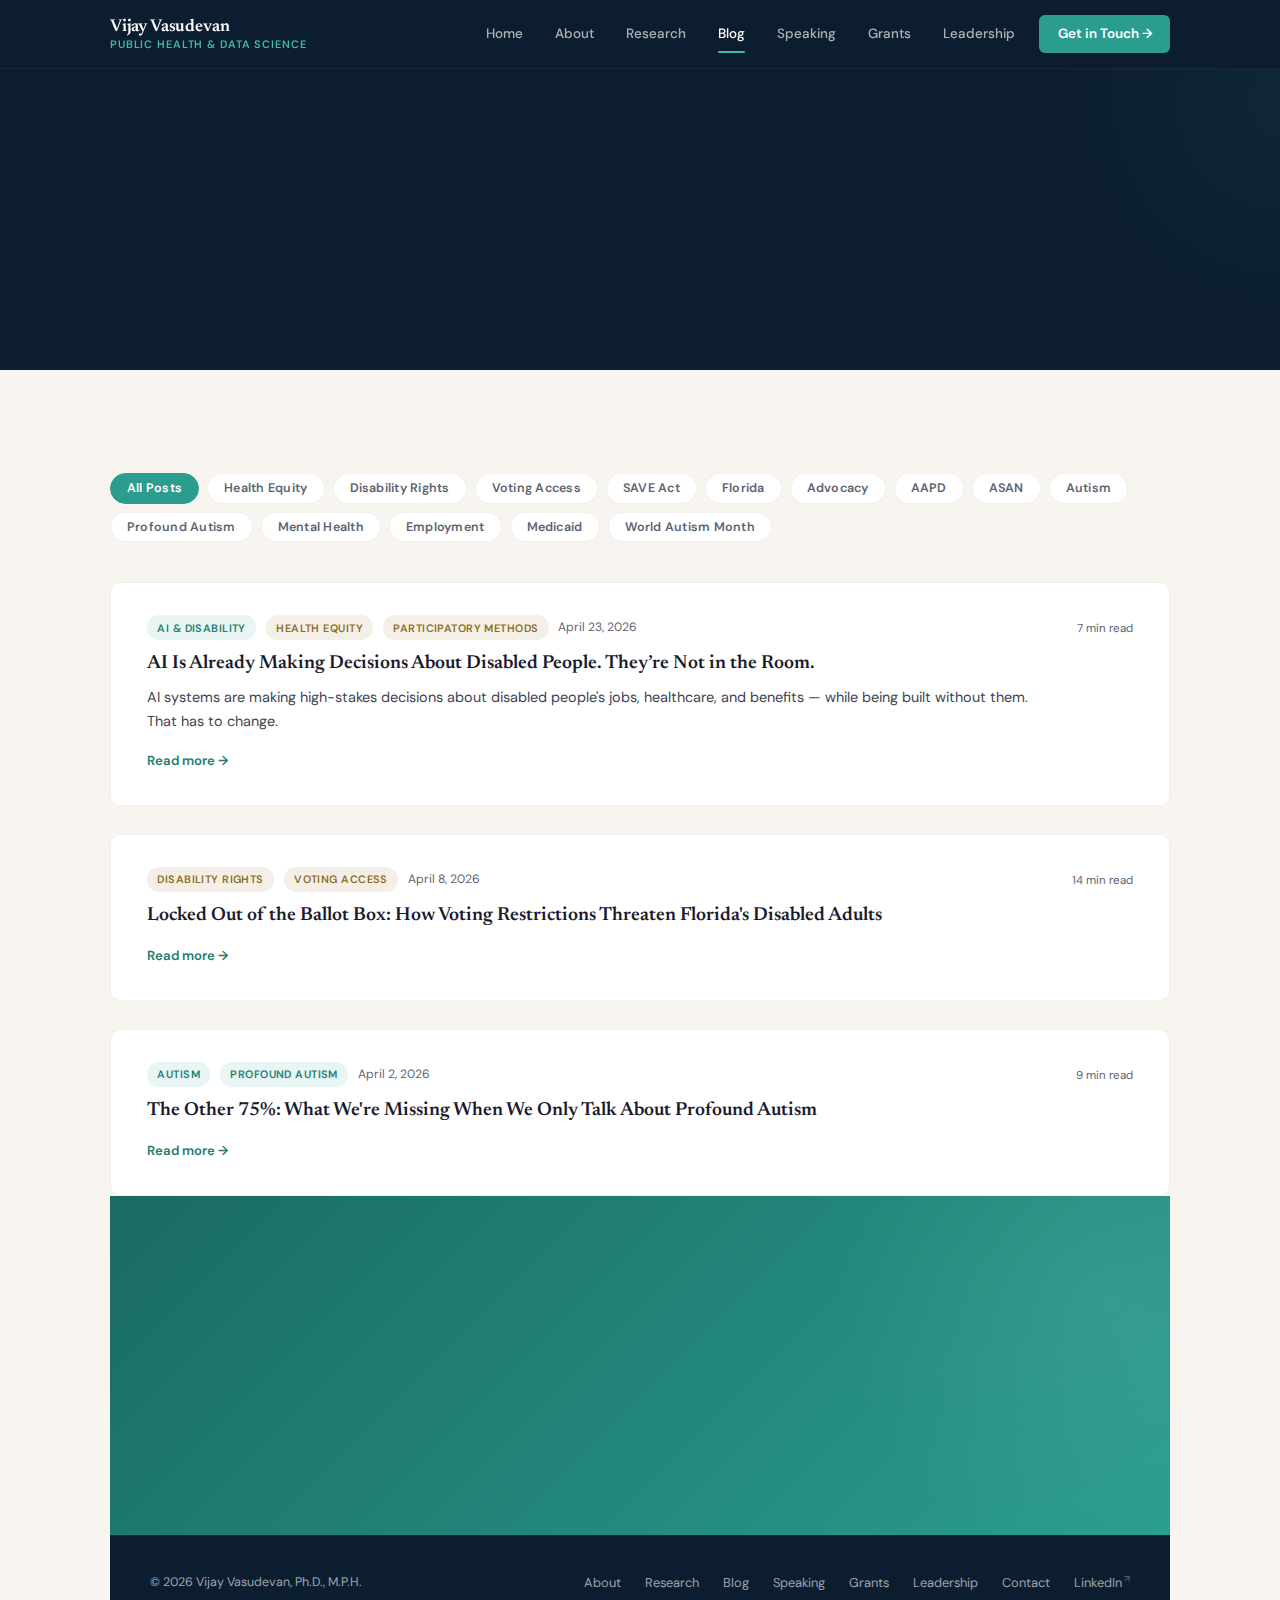
<file: blog.html>
<!DOCTYPE html>
<html lang="en">
<head>
<!-- Google Analytics -->
<script async src="https://www.googletagmanager.com/gtag/js?id=G-SJX97K22GY"></script>
<script>
  window.dataLayer = window.dataLayer || [];
  function gtag(){dataLayer.push(arguments);}
  gtag('js', new Date());
  gtag('config', 'G-SJX97K22GY');
</script>
<meta charset="UTF-8">
<meta name="viewport" content="width=device-width, initial-scale=1.0">
<title>Blog | Vijay Vasudevan, Ph.D., M.P.H.</title>
<meta name="description" content="Insights on autism data science, disability health equity, and public health practice from Dr. Vijay Vasudevan.">
<link rel="preconnect" href="https://fonts.googleapis.com">
<link rel="preconnect" href="https://fonts.gstatic.com" crossorigin>
<link href="https://fonts.googleapis.com/css2?family=Newsreader:ital,opsz,wght@0,6..72,400;0,6..72,500;0,6..72,600;0,6..72,700;1,6..72,400;1,6..72,500&family=DM+Sans:ital,opsz,wght@0,9..40,400;0,9..40,500;0,9..40,600;0,9..40,700;1,9..40,400&display=swap" rel="stylesheet">
<link rel="stylesheet" href="style.css">
<link rel="stylesheet" href="blog.css">
</head>
<body>

<a href="#main-content" class="skip-link">Skip to main content</a>

<!-- NAV -->
<nav class="site-nav" role="navigation" aria-label="Main">
  <div class="nav-inner">
    <a href="/" class="nav-brand" aria-label="Vijay Vasudevan — Home">
      <span class="nav-brand-name">Vijay Vasudevan</span>
      <span class="nav-brand-sub">Public Health &amp; Data Science</span>
    </a>
    <button class="nav-toggle" aria-label="Toggle menu">
      <span></span><span></span><span></span>
    </button>
    <div class="nav-menu">
      <a href="/">Home</a>
      <a href="about.html">About</a>
      <a href="research.html">Research</a>
      <a href="blog.html" class="active">Blog</a>
      <a href="speaking.html">Speaking</a>
      <a href="grants.html">Grants</a>
      <a href="leadership.html">Leadership</a>
      <a href="contact.html" class="nav-cta-link">Get in Touch →</a>
    </div>
  </div>
</nav>

<main id="main-content">

<!-- PAGE HERO -->
<header class="page-hero">
  <div class="container">
    <div class="page-hero-eyebrow">Blog</div>
    <h1>Insights &amp; Commentary</h1>
    <p class="page-hero-sub">Research commentary, field updates, and practical guides at the intersection of autism data science, disability health, and public health practice.</p>
  </div>
</header>

<!-- BLOG LISTING -->
<section class="section section--cream">
  <div class="container fade-in">

    <!-- Filters -->
    <div class="blog-filters" role="group" aria-label="Filter posts by topic">
      <!-- FILTERS-START -->
      <button class="filter-btn active" data-tag="all">All Posts</button>
      <button class="filter-btn" data-tag="Health Equity">Health Equity</button>
      <button class="filter-btn" data-tag="Disability Rights">Disability Rights</button>
      <button class="filter-btn" data-tag="Voting Access">Voting Access</button>
      <button class="filter-btn" data-tag="SAVE Act">SAVE Act</button>
      <button class="filter-btn" data-tag="Florida">Florida</button>
      <button class="filter-btn" data-tag="Advocacy">Advocacy</button>
      <button class="filter-btn" data-tag="AAPD">AAPD</button>
      <button class="filter-btn" data-tag="ASAN">ASAN</button>
      <button class="filter-btn" data-tag="Autism">Autism</button>
      <button class="filter-btn" data-tag="Profound Autism">Profound Autism</button>
      <button class="filter-btn" data-tag="Mental Health">Mental Health</button>
      <button class="filter-btn" data-tag="Employment">Employment</button>
      <button class="filter-btn" data-tag="Medicaid">Medicaid</button>
      <button class="filter-btn" data-tag="World Autism Month">World Autism Month</button>
      <!-- FILTERS-END -->
    </div>

    <div class="blog-grid">

      <!--
      ════════════════════════════════════════════════════
        HOW TO ADD A NEW BLOG POST:

        1. Create a new HTML file for your post
           (e.g. blog/my-post-title.html)
           Use blog-post-template.html as your starting point.

        2. Copy a CARD block (see template below)
           and paste it here, ABOVE the existing cards.

        3. Fill in: tag class, date, title, excerpt,
           read time, and the link to your post file.

        TAG CLASSES:
          blog-tag--data   → "Data & Research"    (teal)
          blog-tag--field  → "Field Updates"      (gold)
          blog-tag--guide  → "Practical Guides"   (gray)
      ════════════════════════════════════════════════════

      ── CARD TEMPLATE (copy everything between the ── lines) ──

      <article class="blog-card">
        <div class="blog-card-body">
          <div class="blog-card-meta">
            <span class="blog-tag blog-tag--data">Data &amp; Research</span>
            <span class="blog-date">Month Day, Year</span>
          </div>
          <h3><a href="blog/your-post-slug.html">Your Post Title Here</a></h3>
          <p class="blog-excerpt">A 1–2 sentence summary that gives readers a reason to click through.</p>
          <a href="blog/your-post-slug.html" class="blog-read-more">Read more →</a>
        </div>
        <div class="blog-card-aside">
          <span class="blog-read-time">5 min read</span>
        </div>
      </article>

      ── END CARD TEMPLATE ──
      -->

      <!-- BLOG-START -->
      <article class="blog-card">
        <div class="blog-card-body">
          <div class="blog-card-meta">
            <span class="blog-tag blog-tag--data">AI &amp; Disability</span>
            <span class="blog-tag blog-tag--field">Health Equity</span>
            <span class="blog-tag blog-tag--field">Participatory Methods</span>
            <span class="blog-date">April 23, 2026</span>
          </div>
          <h3><a href="blog/ai-inclusive-design.html">AI Is Already Making Decisions About Disabled People. They&#8217;re Not in the Room.</a></h3>
          <p class="blog-excerpt">AI systems are making high-stakes decisions about disabled people's jobs, healthcare, and benefits — while being built without them. That has to change.</p>
          <a href="blog/ai-inclusive-design.html" class="blog-read-more">Read more &rarr;</a>
        </div>
        <div class="blog-card-aside">
          <span class="blog-read-time">7 min read</span>
        </div>
      </article>
      
      <article class="blog-card" data-tags="Disability Rights,Voting Access,SAVE Act,Florida,Health Equity,Advocacy,AAPD,ASAN">
        <div class="blog-card-body">
          <div class="blog-card-meta">
            <span class="blog-tag blog-tag--field" data-filter-tag="Disability Rights">Disability Rights</span>
            <span class="blog-tag blog-tag--field" data-filter-tag="Voting Access">Voting Access</span>
            <span class="blog-date">April 8, 2026</span>
          </div>
          <h3><a href="blog/voting-rights.html">Locked Out of the Ballot Box: How Voting Restrictions Threaten Florida's Disabled Adults</a></h3>
          <p class="blog-excerpt"></p>
          <a href="blog/voting-rights.html" class="blog-read-more">Read more &rarr;</a>
        </div>
        <div class="blog-card-aside">
          <span class="blog-read-time">14 min read</span>
        </div>
      </article>

      <article class="blog-card" data-tags="Autism,Profound Autism,Mental Health,Employment,Health Equity,Medicaid,World Autism Month">
        <div class="blog-card-body">
          <div class="blog-card-meta">
            <span class="blog-tag blog-tag--data" data-filter-tag="Autism">Autism</span>
            <span class="blog-tag blog-tag--data" data-filter-tag="Profound Autism">Profound Autism</span>
            <span class="blog-date">April 2, 2026</span>
          </div>
          <h3><a href="blog/the-other-75-percent.html">The Other 75%: What We're Missing When We Only Talk About Profound Autism</a></h3>
          <p class="blog-excerpt"></p>
          <a href="blog/the-other-75-percent.html" class="blog-read-more">Read more &rarr;</a>
        </div>
        <div class="blog-card-aside">
          <span class="blog-read-time">9 min read</span>
        </div>
      </article>
      <!-- BLOG-END -->

    </div>
<section class="cta-banner">
  <div class="container fade-in">
    <h2>Want to Collaborate on Research?</h2>
    <p>I welcome co-authored papers, consulting partnerships, and speaking invitations.</p>
    <a href="contact.html" class="btn btn-primary">Get in Touch →</a>
  </div>
</section>

<!-- FOOTER -->
<footer class="site-footer">
  <div class="container">
    <div class="footer-inner">
      <span class="footer-copy">&copy; 2026 Vijay Vasudevan, Ph.D., M.P.H.</span>
      <div class="footer-links">
        <a href="about.html">About</a>
        <a href="research.html">Research</a>
        <a href="blog.html">Blog</a>
        <a href="speaking.html">Speaking</a>
        <a href="grants.html">Grants</a>
        <a href="leadership.html">Leadership</a>
        <a href="contact.html">Contact</a>
        <a href="https://www.linkedin.com/in/vijay-vasudevan-phd/" target="_blank" rel="noopener">LinkedIn</a>
      </div>
    </div>
  </div>
</footer>

<!-- SCRIPT-START -->
    <script>
    document.addEventListener('DOMContentLoaded', () => {
      const filterBtns = document.querySelectorAll('.filter-btn[data-tag]');
      const tagBtns = document.querySelectorAll('.blog-tag[data-filter-tag]');
      const cards = document.querySelectorAll('.blog-card[data-tags]');

      function filterByTag(tag) {
        // Update active button
        filterBtns.forEach(b => b.classList.toggle('active', b.dataset.tag === tag));

        // Show/hide cards with animation
        cards.forEach(card => {
          const cardTags = card.dataset.tags.split(',');
          if (tag === 'all' || cardTags.includes(tag)) {
            card.style.display = '';
            card.style.opacity = '1';
          } else {
            card.style.display = 'none';
            card.style.opacity = '0';
          }
        });
      }

      // Filter bar button clicks
      filterBtns.forEach(btn => {
        btn.addEventListener('click', () => filterByTag(btn.dataset.tag));
      });

      // Inline tag clicks on cards
      tagBtns.forEach(btn => {
        btn.style.cursor = 'pointer';
        btn.addEventListener('click', (e) => {
          e.preventDefault();
          filterByTag(btn.dataset.filterTag);
          document.querySelector('.blog-filters').scrollIntoView({ behavior: 'smooth', block: 'start' });
        });
      });
    });
    </script>
      <!-- SCRIPT-END -->
<script src="main.js"></script>
</body>
</html>
</file>
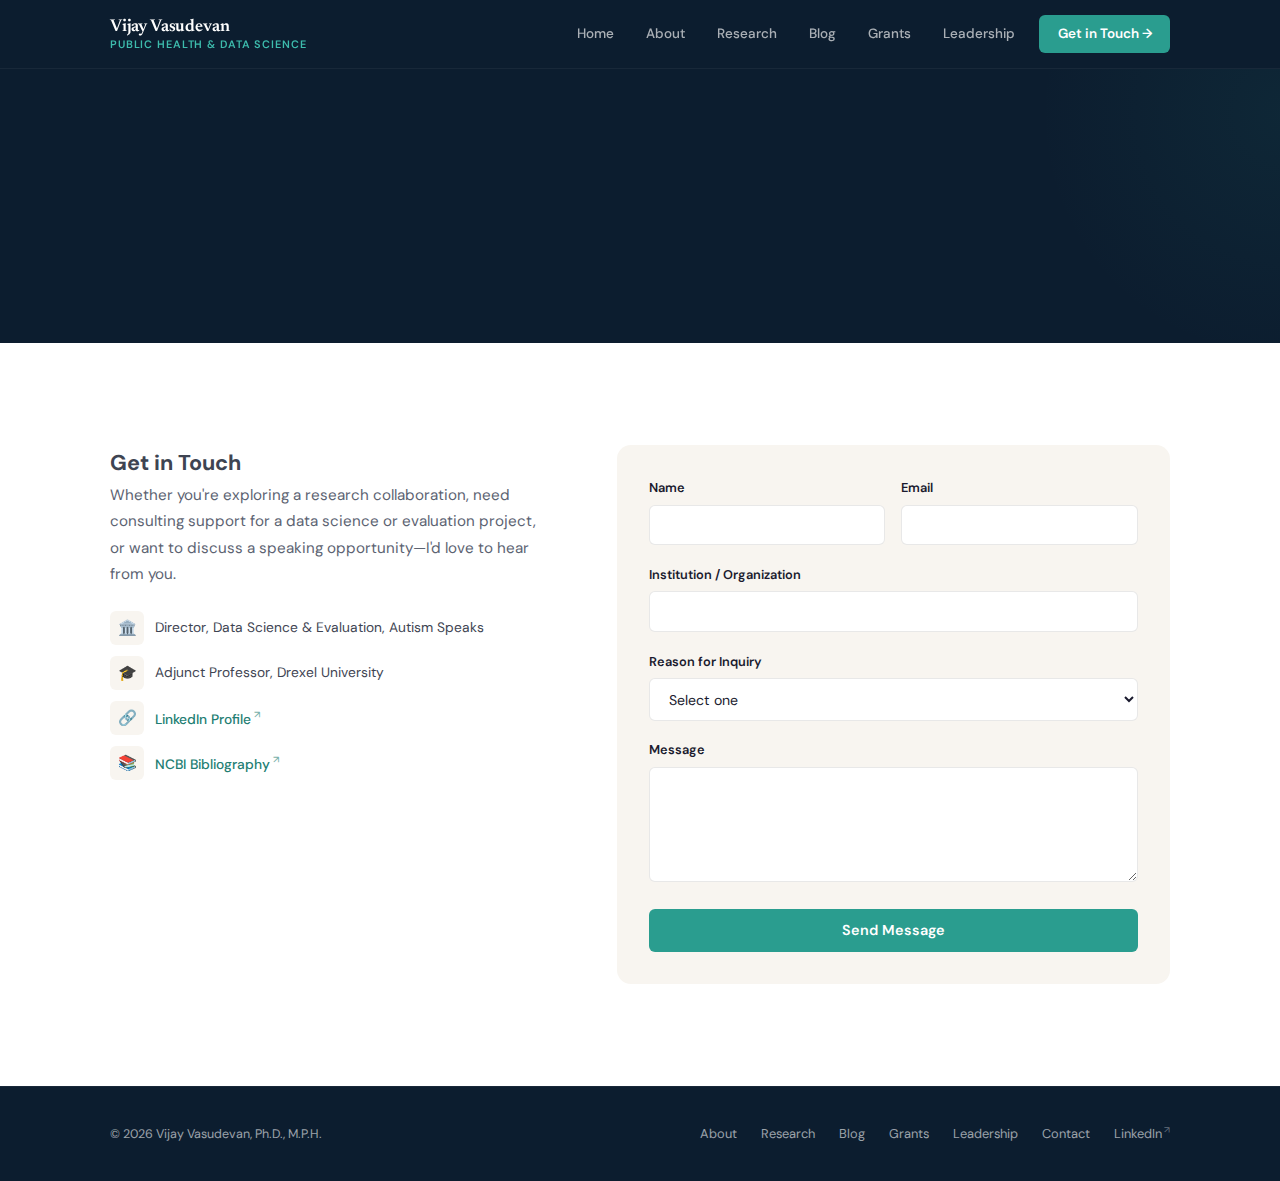
<file: contact.html>
<!DOCTYPE html>
<html lang="en">
<head>
<meta charset="UTF-8">
<meta name="viewport" content="width=device-width, initial-scale=1.0">
<title>Contact | Vijay Vasudevan, Ph.D., M.P.H.</title>
<meta name="description" content="Get in touch for research collaboration, consulting engagements, speaking invitations, or professional correspondence.">
<link rel="preconnect" href="https://fonts.googleapis.com">
<link rel="preconnect" href="https://fonts.gstatic.com" crossorigin>
<link href="https://fonts.googleapis.com/css2?family=Newsreader:ital,opsz,wght@0,6..72,400;0,6..72,500;0,6..72,600;0,6..72,700;1,6..72,400;1,6..72,500&family=DM+Sans:ital,opsz,wght@0,9..40,400;0,9..40,500;0,9..40,600;0,9..40,700;1,9..40,400&display=swap" rel="stylesheet">
<link rel="stylesheet" href="style.css">
</head>
<body>

<a href="#main-content" class="skip-link">Skip to main content</a>

<!-- NAV -->
<nav class="site-nav" role="navigation" aria-label="Main">
  <div class="nav-inner">
    <a href="/" class="nav-brand" aria-label="Vijay Vasudevan — Home">
      <span class="nav-brand-name">Vijay Vasudevan</span>
      <span class="nav-brand-sub">Public Health &amp; Data Science</span>
    </a>
    <button class="nav-toggle" aria-label="Toggle menu">
      <span></span><span></span><span></span>
    </button>
    <div class="nav-menu">
      <a href="/">Home</a>
      <a href="about.html">About</a>
      <a href="research.html">Research</a>
      <a href="blog.html">Blog</a>
        <a href="grants.html">Grants</a>
      <a href="leadership.html">Leadership</a>
      <a href="contact.html" class="nav-cta-link active">Get in Touch →</a>
    </div>
  </div>
</nav>

<main id="main-content">
<!-- PAGE HERO -->
<header class="page-hero">
  <div class="container">
    <div class="page-hero-eyebrow">Contact</div>
    <h1>Let's Connect</h1>
    <p class="page-hero-sub">For research collaboration, consulting engagements, speaking invitations, or professional correspondence.</p>
  </div>
</header>

<!-- CONTACT -->
<section class="section section--white">
  <div class="container fade-in">
    <div class="contact-grid">

      <div class="contact-info">
        <h2 style="font-size:1.35rem">Get in Touch</h2>
        <p>Whether you're exploring a research collaboration, need consulting support for a data science or evaluation project, or want to discuss a speaking opportunity&mdash;I'd love to hear from you.</p>
        <div class="contact-channels">
          <div class="ch-row">
            <span class="ch-icon">🏛️</span>
            <span>Director, Data Science &amp; Evaluation, Autism Speaks</span>
          </div>
          <div class="ch-row">
            <span class="ch-icon">🎓</span>
            <span>Adjunct Professor, Drexel University</span>
          </div>
          <div class="ch-row">
            <span class="ch-icon">🔗</span>
            <a href="https://www.linkedin.com/in/vijay-vasudevan-phd/" target="_blank" rel="noopener" aria-label="LinkedIn profile (opens in new window)">LinkedIn Profile</a>
          </div>
          <div class="ch-row">
            <span class="ch-icon">📚</span>
            <a href="https://www.ncbi.nlm.nih.gov/myncbi/1zyB8vm2yWX1MM/bibliography/public/" target="_blank" rel="noopener" aria-label="NCBI Bibliography (opens in new window)">NCBI Bibliography</a>
          </div>
        </div>
      </div>

      <div class="contact-form-wrap">
        <form action="https://formspree.io/f/mlgwngqj" method="POST">
          <div class="form-row">
            <div class="fg">
              <label for="name">Name</label>
              <input type="text" id="name" name="name" required>
            </div>
            <div class="fg">
              <label for="email">Email</label>
              <input type="email" id="email" name="email" required>
            </div>
          </div>
          <div class="fg">
            <label for="org">Institution / Organization</label>
            <input type="text" id="org" name="organization">
          </div>
          <div class="fg">
            <label for="reason">Reason for Inquiry</label>
            <select id="reason" name="reason">
              <option value="">Select one</option>
              <option value="consulting">Consulting Engagement</option>
              <option value="research">Research Collaboration</option>
              <option value="speaking">Speaking Engagement</option>
              <option value="grant">Grant / Funding Inquiry</option>
              <option value="media">Media Inquiry</option>
              <option value="mentorship">Student Mentorship</option>
              <option value="other">Other</option>
            </select>
          </div>
          <div class="fg">
            <label for="message">Message</label>
            <textarea id="message" name="message" rows="5"></textarea>
          </div>
          <button type="submit" class="form-submit">Send Message</button>
        </form>
      </div>

    </div>
  </div>
</section>

</main>

<!-- FOOTER -->
<footer class="site-footer">
  <div class="container">
    <div class="footer-inner">
      <span class="footer-copy">&copy; 2026 Vijay Vasudevan, Ph.D., M.P.H.</span>
      <div class="footer-links">
        <a href="about.html">About</a>
        <a href="research.html">Research</a>
      <a href="blog.html">Blog</a>
        <a href="grants.html">Grants</a>
        <a href="leadership.html">Leadership</a>
        <a href="contact.html">Contact</a>
        <a href="https://www.linkedin.com/in/vijay-vasudevan-phd/" target="_blank" rel="noopener">LinkedIn</a>
      </div>
    </div>
  </div>
</footer>

<script src="main.js"></script>
</body>
</html>
</file>
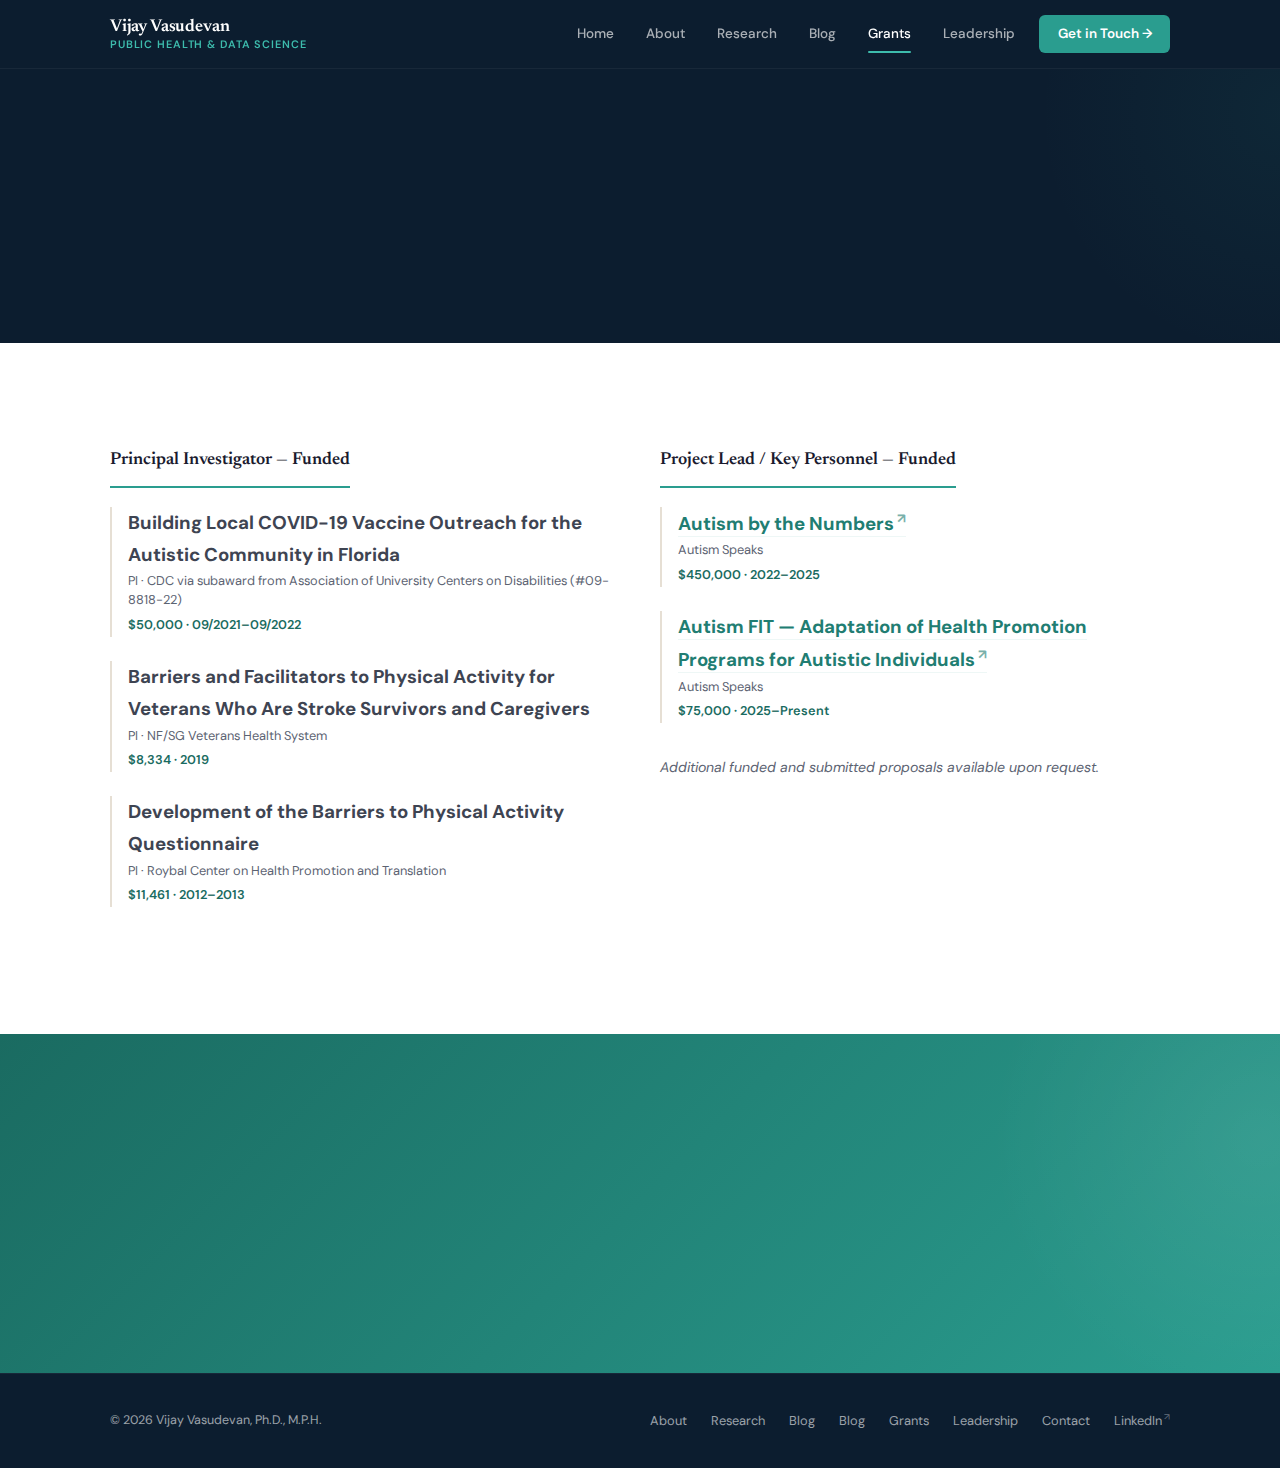
<file: grants.html>
<!DOCTYPE html>
<html lang="en">
<head>
<meta charset="UTF-8">
<meta name="viewport" content="width=device-width, initial-scale=1.0">
<title>Grants & Funding | Vijay Vasudevan, Ph.D., M.P.H.</title>
<meta name="description" content="Principal investigator and project lead on $500K+ in funded public health research in autism, disability, and health equity.">
<link rel="preconnect" href="https://fonts.googleapis.com">
<link rel="preconnect" href="https://fonts.gstatic.com" crossorigin>
<link href="https://fonts.googleapis.com/css2?family=Newsreader:ital,opsz,wght@0,6..72,400;0,6..72,500;0,6..72,600;0,6..72,700;1,6..72,400;1,6..72,500&family=DM+Sans:ital,opsz,wght@0,9..40,400;0,9..40,500;0,9..40,600;0,9..40,700;1,9..40,400&display=swap" rel="stylesheet">
<link rel="stylesheet" href="style.css">
</head>
<body>

<a href="#main-content" class="skip-link">Skip to main content</a>

<!-- NAV -->
<nav class="site-nav" role="navigation" aria-label="Main">
  <div class="nav-inner">
    <a href="/" class="nav-brand" aria-label="Vijay Vasudevan — Home">
      <span class="nav-brand-name">Vijay Vasudevan</span>
      <span class="nav-brand-sub">Public Health &amp; Data Science</span>
    </a>
    <button class="nav-toggle" aria-label="Toggle menu">
      <span></span><span></span><span></span>
    </button>
    <div class="nav-menu">
      <a href="/">Home</a>
      <a href="about.html">About</a>
      <a href="research.html">Research</a>
      <a href="blog.html">Blog</a>
      <a href="grants.html" class="active">Grants</a>
      <a href="leadership.html">Leadership</a>
      <a href="contact.html" class="nav-cta-link">Get in Touch →</a>
    </div>
  </div>
</nav>

<main id="main-content">
<!-- PAGE HERO -->
<header class="page-hero">
  <div class="container">
    <div class="page-hero-eyebrow">Funded Research</div>
    <h1>Grants &amp; Funding</h1>
    <p class="page-hero-sub">Principal investigator and project lead on $500K+ in funded research across autism, disability, physical activity, and health equity.</p>
  </div>
</header>

<!-- GRANTS -->
<section class="section section--white">
  <div class="container fade-in">
    <div class="grants-grid">

      <!-- PI -->
      <div>
        <h2 class="grants-col-head" style="font-size:1.1rem">Principal Investigator &mdash; Funded</h2>

        <div class="grant-item">
          <h3>Building Local COVID-19 Vaccine Outreach for the Autistic Community in Florida</h3>
          <div class="grant-meta">PI · CDC via subaward from Association of University Centers on Disabilities (#09-8818-22)</div>
          <span class="grant-amount">$50,000 · 09/2021–09/2022</span>
        </div>

        <div class="grant-item">
          <h3>Barriers and Facilitators to Physical Activity for Veterans Who Are Stroke Survivors and Caregivers</h3>
          <div class="grant-meta">PI · NF/SG Veterans Health System</div>
          <span class="grant-amount">$8,334 · 2019</span>
        </div>

        <div class="grant-item">
          <h3>Development of the Barriers to Physical Activity Questionnaire</h3>
          <div class="grant-meta">PI · Roybal Center on Health Promotion and Translation</div>
          <span class="grant-amount">$11,461 · 2012–2013</span>
        </div>
      </div>

      <!-- Key Personnel -->
      <div>
        <h2 class="grants-col-head" style="font-size:1.1rem">Project Lead / Key Personnel &mdash; Funded</h2>

        <div class="grant-item">
          <h3><a href="https://www.autismspeaks.org/autism-speaks-autism-numbers" target="_blank" rel="noopener" aria-label="Autism by the Numbers (opens in new window)" style="color:var(--teal-text);border-bottom:1px solid var(--teal-pale);">Autism by the Numbers</a></h3>
          <div class="grant-meta">Autism Speaks</div>
          <span class="grant-amount">$450,000 · 2022–2025</span>
        </div>

        <div class="grant-item">
          <h3><a href="https://www.autismspeaks.org/autism-fit" target="_blank" rel="noopener" aria-label="Autism FIT project (opens in new window)" style="color:var(--teal-text);border-bottom:1px solid var(--teal-pale);">Autism FIT &mdash; Adaptation of Health Promotion Programs for Autistic Individuals</a></h3>
          <div class="grant-meta">Autism Speaks</div>
          <span class="grant-amount">$75,000 · 2025–Present</span>
        </div>

        <p style="font-size:0.88rem;color:var(--text-muted);margin-top:2rem;font-style:italic;">Additional funded and submitted proposals available upon request.</p>
      </div>

    </div>
  </div>
</section>

<!-- CTA -->
<section class="cta-banner">
  <div class="container fade-in">
    <h2>Looking for a Collaborator?</h2>
    <p>I bring deep experience in grant development, study design, and federally-funded research.</p>
    <a href="contact.html" class="btn btn-primary">Get in Touch →</a>
  </div>
</section>

</main>

<!-- FOOTER -->
<footer class="site-footer">
  <div class="container">
    <div class="footer-inner">
      <span class="footer-copy">&copy; 2026 Vijay Vasudevan, Ph.D., M.P.H.</span>
      <div class="footer-links">
        <a href="about.html">About</a>
        <a href="research.html">Research</a>
      <a href="blog.html">Blog</a>
        <a href="blog.html">Blog</a>
        <a href="grants.html">Grants</a>
        <a href="leadership.html">Leadership</a>
        <a href="contact.html">Contact</a>
        <a href="https://www.linkedin.com/in/vijay-vasudevan-phd/" target="_blank" rel="noopener">LinkedIn</a>
      </div>
    </div>
  </div>
</footer>

<script src="main.js"></script>
</body>
</html>
</file>
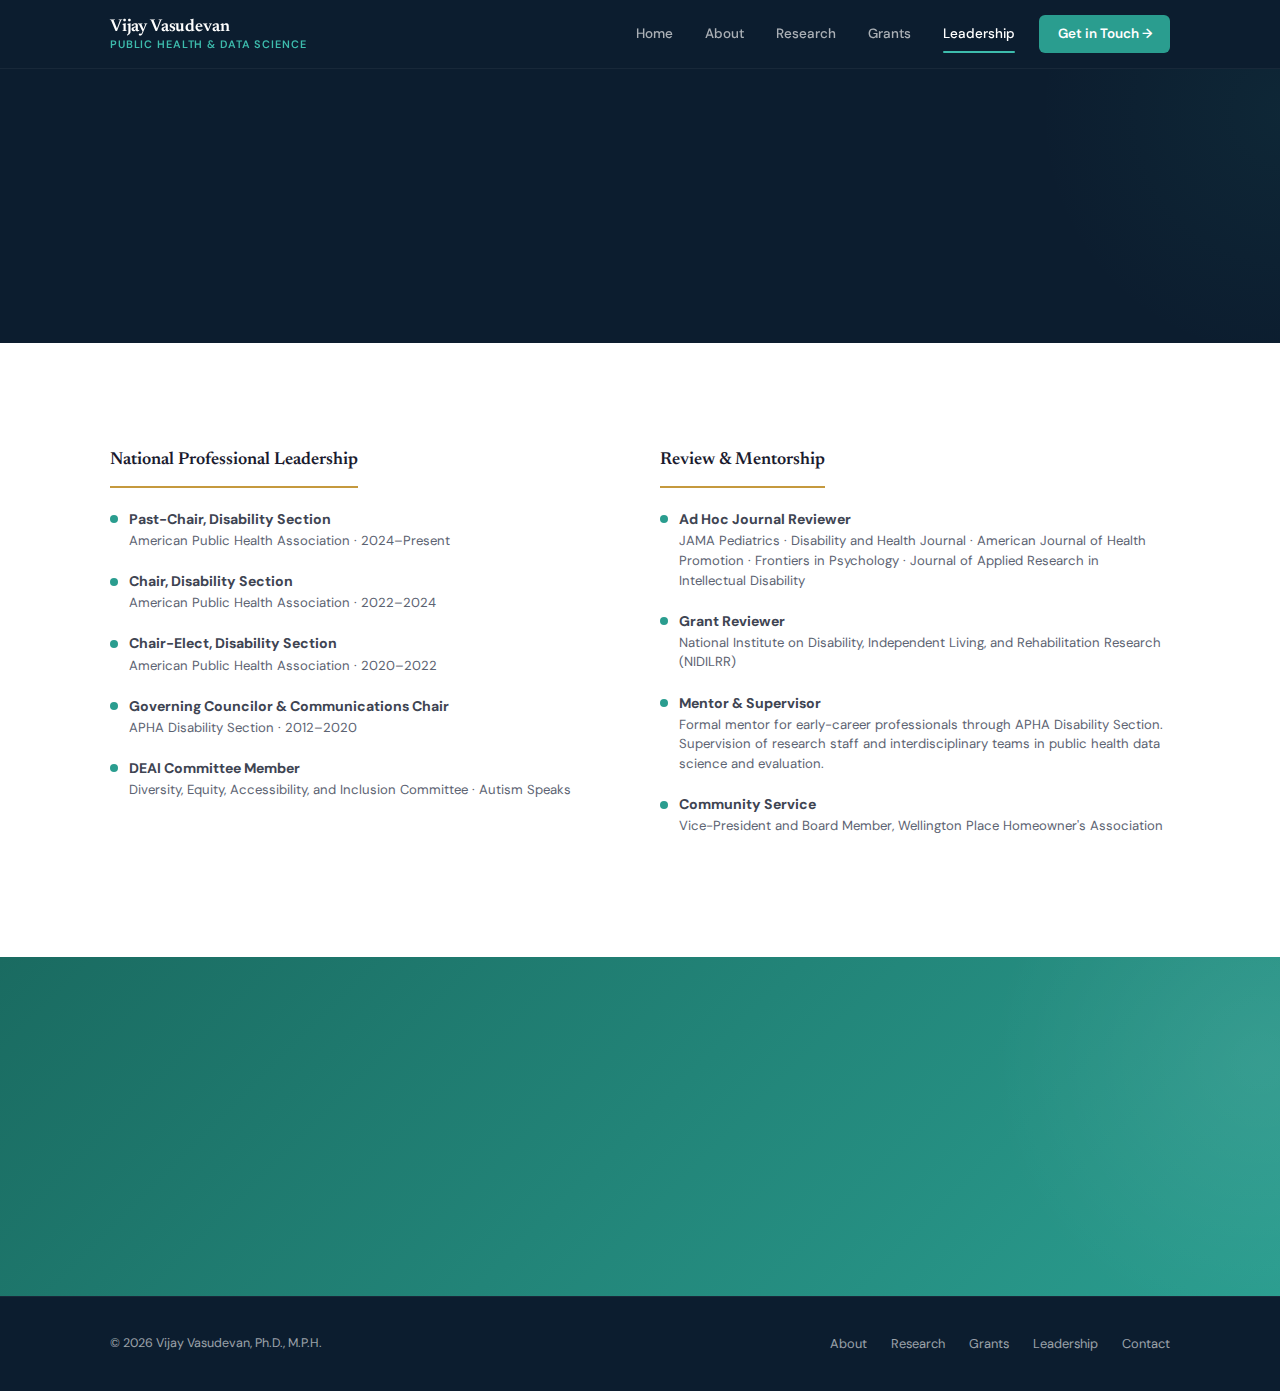
<file: leadership.html>
<!DOCTYPE html>
<html lang="en">
<head>
<meta charset="UTF-8">
<meta name="viewport" content="width=device-width, initial-scale=1.0">
<title>Leadership & Service | Vijay Vasudevan, Ph.D., M.P.H.</title>
<meta name="description" content="National leadership in disability public health, journal and grant review, mentorship, and community service.">
<link rel="preconnect" href="https://fonts.googleapis.com">
<link rel="preconnect" href="https://fonts.gstatic.com" crossorigin>
<link href="https://fonts.googleapis.com/css2?family=Newsreader:ital,opsz,wght@0,6..72,400;0,6..72,500;0,6..72,600;0,6..72,700;1,6..72,400;1,6..72,500&family=DM+Sans:ital,opsz,wght@0,9..40,400;0,9..40,500;0,9..40,600;0,9..40,700;1,9..40,400&display=swap" rel="stylesheet">
<link rel="stylesheet" href="style.css">
</head>
<body>

<a href="#main-content" class="skip-link">Skip to main content</a>

<!-- NAV -->
<nav class="site-nav" role="navigation" aria-label="Main">
  <div class="nav-inner">
    <a href="index.html" class="nav-brand" aria-label="Vijay Vasudevan — Home">
      <span class="nav-brand-name">Vijay Vasudevan</span>
      <span class="nav-brand-sub">Public Health &amp; Data Science</span>
    </a>
    <button class="nav-toggle" aria-label="Toggle menu">
      <span></span><span></span><span></span>
    </button>
    <div class="nav-menu">
      <a href="index.html">Home</a>
      <a href="about.html">About</a>
      <a href="research.html">Research</a>
      <a href="grants.html">Grants</a>
      <a href="leadership.html" class="active">Leadership</a>
      <a href="contact.html" class="nav-cta-link">Get in Touch →</a>
    </div>
  </div>
</nav>

<main id="main-content">
<!-- PAGE HERO -->
<header class="page-hero">
  <div class="container">
    <div class="page-hero-eyebrow">Service &amp; Impact</div>
    <h1>Leadership &amp; Service</h1>
    <p class="page-hero-sub">National leadership in disability public health, peer review for major journals and funders, and mentorship of early-career professionals.</p>
  </div>
</header>

<!-- LEADERSHIP -->
<section class="section section--white">
  <div class="container fade-in">
    <div class="leadership-grid">

      <!-- Professional Leadership -->
      <div>
        <h2 class="lead-col-head">National Professional Leadership</h2>

        <div class="lead-item">
          <div class="lead-dot"></div>
          <div>
            <h3 style="font-size:0.88rem">Past-Chair, Disability Section</h3>
            <p>American Public Health Association · 2024–Present</p>
          </div>
        </div>
        <div class="lead-item">
          <div class="lead-dot"></div>
          <div>
            <h3 style="font-size:0.88rem">Chair, Disability Section</h3>
            <p>American Public Health Association · 2022–2024</p>
          </div>
        </div>
        <div class="lead-item">
          <div class="lead-dot"></div>
          <div>
            <h3 style="font-size:0.88rem">Chair-Elect, Disability Section</h3>
            <p>American Public Health Association · 2020–2022</p>
          </div>
        </div>
        <div class="lead-item">
          <div class="lead-dot"></div>
          <div>
            <h3 style="font-size:0.88rem">Governing Councilor &amp; Communications Chair</h3>
            <p>APHA Disability Section · 2012–2020</p>
          </div>
        </div>
        <div class="lead-item">
          <div class="lead-dot"></div>
          <div>
            <h3 style="font-size:0.88rem">DEAI Committee Member</h3>
            <p>Diversity, Equity, Accessibility, and Inclusion Committee · Autism Speaks</p>
          </div>
        </div>
      </div>

      <!-- Review, Mentorship, Community -->
      <div>
        <h2 class="lead-col-head">Review &amp; Mentorship</h2>

        <div class="lead-item">
          <div class="lead-dot"></div>
          <div>
            <h3 style="font-size:0.88rem">Ad Hoc Journal Reviewer</h3>
            <p>JAMA Pediatrics · Disability and Health Journal · American Journal of Health Promotion · Frontiers in Psychology · Journal of Applied Research in Intellectual Disability</p>
          </div>
        </div>
        <div class="lead-item">
          <div class="lead-dot"></div>
          <div>
            <h3 style="font-size:0.88rem">Grant Reviewer</h3>
            <p>National Institute on Disability, Independent Living, and Rehabilitation Research (NIDILRR)</p>
          </div>
        </div>
        <div class="lead-item">
          <div class="lead-dot"></div>
          <div>
            <h3 style="font-size:0.88rem">Mentor &amp; Supervisor</h3>
            <p>Formal mentor for early-career professionals through APHA Disability Section. Supervision of research staff and interdisciplinary teams in public health data science and evaluation.</p>
          </div>
        </div>
        <div class="lead-item">
          <div class="lead-dot"></div>
          <div>
            <h3 style="font-size:0.88rem">Community Service</h3>
            <p>Vice-President and Board Member, Wellington Place Homeowner's Association</p>
          </div>
        </div>
      </div>

    </div>
  </div>
</section>

<!-- CTA -->
<section class="cta-banner">
  <div class="container fade-in">
    <h2>Looking for a Speaker or Collaborator?</h2>
    <p>I'm available for speaking engagements, advisory roles, and mentorship opportunities.</p>
    <a href="contact.html" class="btn btn-primary">Get in Touch →</a>
  </div>
</section>

</main>

<!-- FOOTER -->
<footer class="site-footer">
  <div class="container">
    <div class="footer-inner">
      <span class="footer-copy">&copy; 2026 Vijay Vasudevan, Ph.D., M.P.H.</span>
      <div class="footer-links">
        <a href="about.html">About</a>
        <a href="research.html">Research</a>
        <a href="grants.html">Grants</a>
        <a href="leadership.html">Leadership</a>
        <a href="contact.html">Contact</a>
      </div>
    </div>
  </div>
</footer>

<script src="main.js"></script>
</body>
</html>
</file>
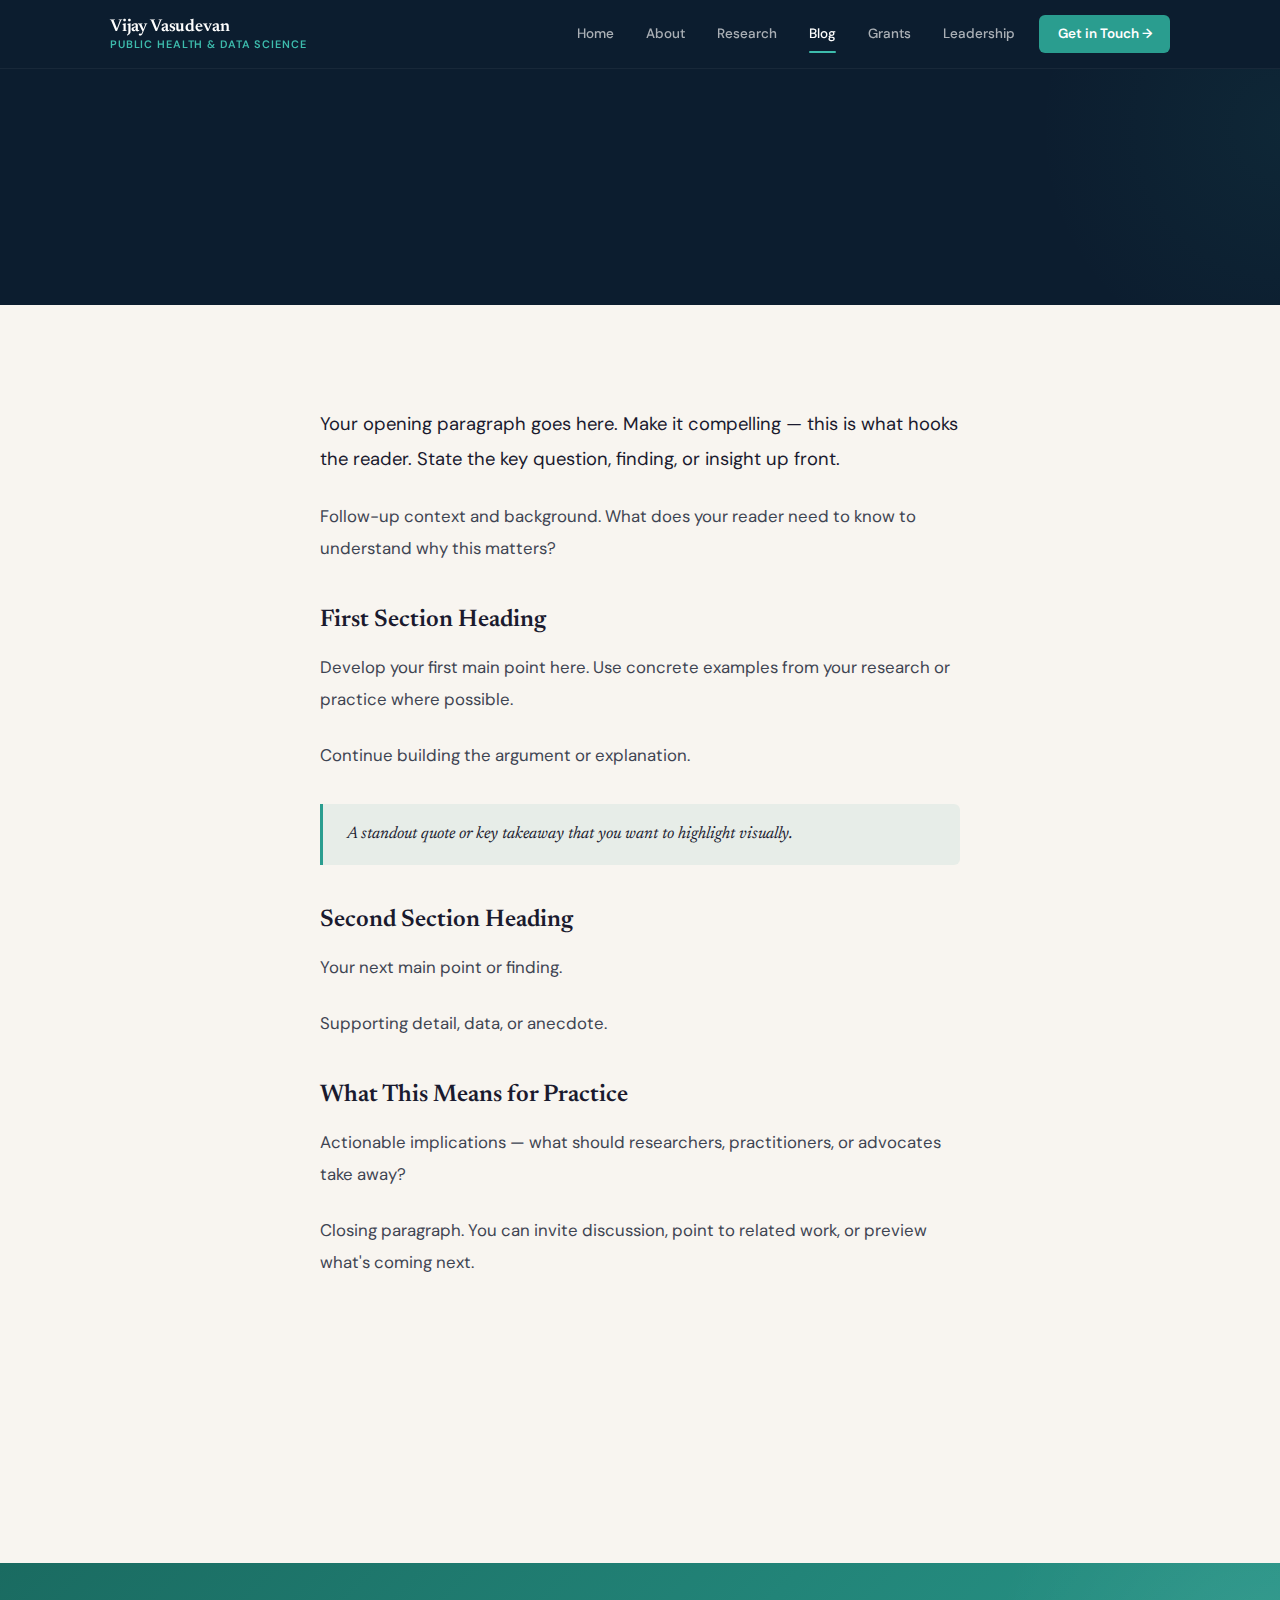
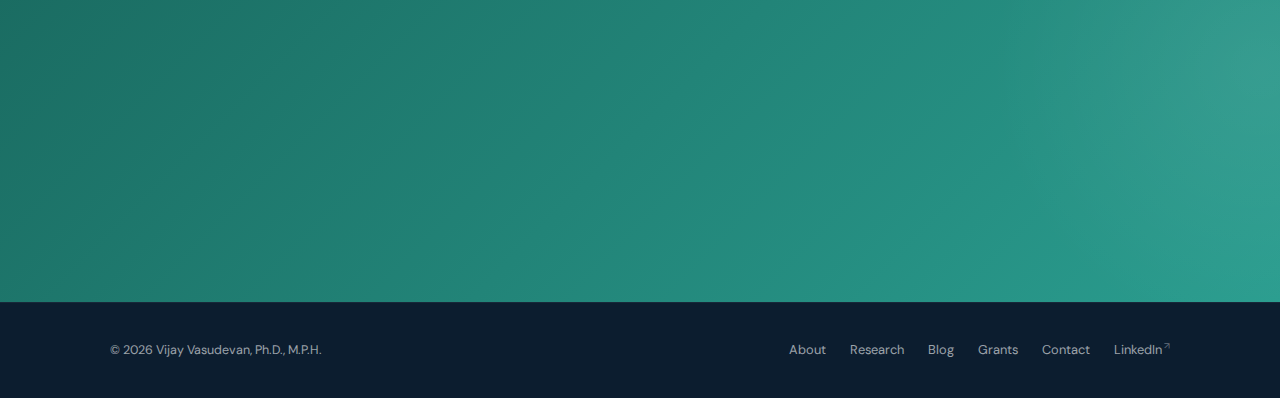
<file: post-template.html>
<!DOCTYPE html>
<html lang="en">
<head>
<meta charset="UTF-8">
<meta name="viewport" content="width=device-width, initial-scale=1.0">
<!-- ✏️ UPDATE: Change the title to your post title -->
<title>Post Title Here | Blog | Vijay Vasudevan</title>
<link rel="preconnect" href="https://fonts.googleapis.com">
<link rel="preconnect" href="https://fonts.gstatic.com" crossorigin>
<link href="https://fonts.googleapis.com/css2?family=Newsreader:ital,opsz,wght@0,6..72,400;0,6..72,500;0,6..72,600;0,6..72,700;1,6..72,400;1,6..72,500&family=DM+Sans:ital,opsz,wght@0,9..40,400;0,9..40,500;0,9..40,600;0,9..40,700;1,9..40,400&display=swap" rel="stylesheet">
<link rel="stylesheet" href="../style.css">
<link rel="stylesheet" href="../blog.css">
</head>
<body>

<a href="#main-content" class="skip-link">Skip to main content</a>

<nav class="site-nav" role="navigation" aria-label="Main">
  <div class="nav-inner">
    <a href="/" class="nav-brand" aria-label="Vijay Vasudevan — Home">
      <span class="nav-brand-name">Vijay Vasudevan</span>
      <span class="nav-brand-sub">Public Health &amp; Data Science</span>
    </a>
    <button class="nav-toggle" aria-label="Toggle menu">
      <span></span><span></span><span></span>
    </button>
    <div class="nav-menu">
      <a href="/">Home</a>
      <a href="../about.html">About</a>
      <a href="../research.html">Research</a>
      <a href="../blog.html" class="active">Blog</a>
      <a href="../grants.html">Grants</a>
      <a href="../leadership.html">Leadership</a>
      <a href="../contact.html" class="nav-cta-link">Get in Touch →</a>
    </div>
  </div>
</nav>

<main id="main-content">

<!-- POST HEADER -->
<header class="post-header">
  <div class="container">
    <div class="post-meta-top">
      <!-- ✏️ UPDATE: Change tag class and text
           Options: blog-tag--data / blog-tag--field / blog-tag--guide -->
      <span class="post-tag">Data &amp; Research</span>
      <!-- ✏️ UPDATE: Change date -->
      <span class="post-meta-date">Month Day, Year</span>
    </div>
    <!-- ✏️ UPDATE: Change title -->
    <h1>Your Post Title Here</h1>
    <div class="post-meta-bottom">
      <div class="post-author">
        <div class="post-author-avatar">VV</div>
        <span class="post-author-name">Vijay Vasudevan, Ph.D., M.P.H.</span>
      </div>
      <!-- ✏️ UPDATE: Change read time -->
      <span>5 min read</span>
    </div>
  </div>
</header>

<!-- POST BODY -->
<!-- ✏️ UPDATE: Write your post content below -->
<article class="post-body fade-in">

  <p>Your opening paragraph goes here. Make it compelling — this is what hooks the reader. State the key question, finding, or insight up front.</p>

  <p>Follow-up context and background. What does your reader need to know to understand why this matters?</p>

  <h2>First Section Heading</h2>

  <p>Develop your first main point here. Use concrete examples from your research or practice where possible.</p>

  <p>Continue building the argument or explanation.</p>

  <!-- Optional: blockquote for a key insight -->
  <blockquote>A standout quote or key takeaway that you want to highlight visually.</blockquote>

  <h2>Second Section Heading</h2>

  <p>Your next main point or finding.</p>

  <p>Supporting detail, data, or anecdote.</p>

  <h2>What This Means for Practice</h2>

  <p>Actionable implications — what should researchers, practitioners, or advocates take away?</p>

  <p>Closing paragraph. You can invite discussion, point to related work, or preview what's coming next.</p>

</article>

<!-- POST FOOTER -->
<div class="post-footer fade-in">
  <div class="post-footer-tags">
    <!-- ✏️ UPDATE: Add relevant topic tags -->
    <span class="post-footer-tag">Topic One</span>
    <span class="post-footer-tag">Topic Two</span>
    <span class="post-footer-tag">Topic Three</span>
  </div>
  <div class="post-nav">
    <a href="../blog.html">← Back to all posts</a>
    <!-- ✏️ UPDATE: Link to next/previous post if applicable -->
  </div>
</div>

</main>

<!-- CTA -->
<section class="cta-banner">
  <div class="container fade-in">
    <h2>Want to Discuss This Further?</h2>
    <p>I welcome collaboration on autism research, data science, and program evaluation.</p>
    <a href="../contact.html" class="btn btn-primary">Get in Touch →</a>
  </div>
</section>

<!-- FOOTER -->
<footer class="site-footer">
  <div class="container">
    <div class="footer-inner">
      <span class="footer-copy">&copy; 2026 Vijay Vasudevan, Ph.D., M.P.H.</span>
      <div class="footer-links">
        <a href="../about.html">About</a>
        <a href="../research.html">Research</a>
        <a href="../blog.html">Blog</a>
        <a href="../grants.html">Grants</a>
        <a href="../contact.html">Contact</a>
        <a href="https://www.linkedin.com/in/vijay-vasudevan-phd/" target="_blank" rel="noopener">LinkedIn</a>
      </div>
    </div>
  </div>
</footer>

<script src="../main.js"></script>
</body>
</html>
</file>
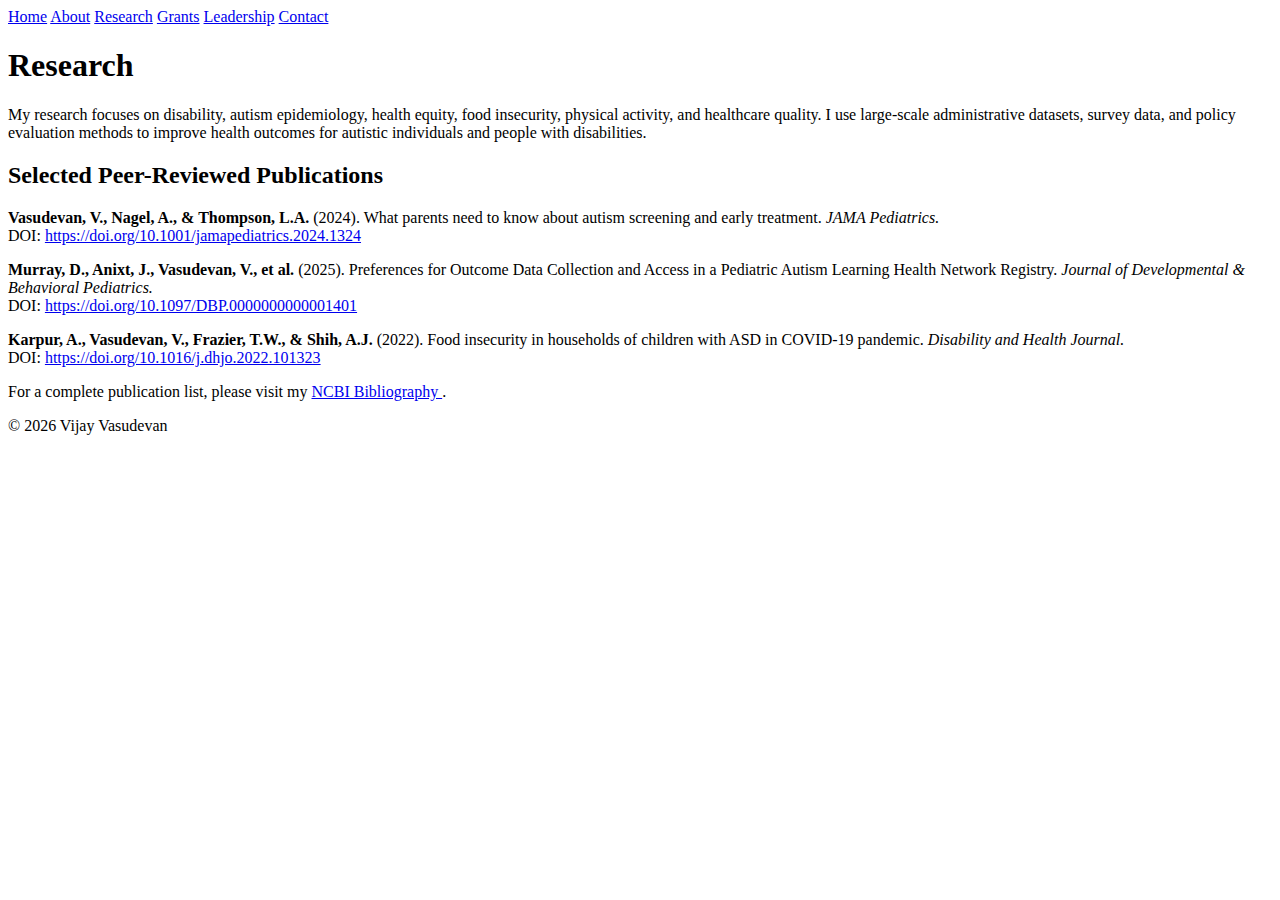
<file: research.html>
<!DOCTYPE html>
<html>
<head>
  <meta charset="UTF-8">
  <title>Research | Vijay Vasudevan</title>
<link rel="stylesheet" href="styles.css">
</head>

<body>

<nav>
 <a href="/">Home</a>
  <a href="about.html">About</a>
  <a href="research.html">Research</a>
  <a href="grants.html">Grants</a>
  <a href="leadership.html">Leadership</a>
  <a href="contact.html">Contact</a>
</nav>

<div class="container">

  <h1>Research</h1>

  <p>
    My research focuses on disability, autism epidemiology, health equity, food insecurity,
    physical activity, and healthcare quality. I use large-scale administrative datasets,
    survey data, and policy evaluation methods to improve health outcomes for autistic
    individuals and people with disabilities.
  </p>

  <h2>Selected Peer-Reviewed Publications</h2>

  <p>
    <strong>Vasudevan, V., Nagel, A., & Thompson, L.A.</strong> (2024).
    What parents need to know about autism screening and early treatment.
    <em>JAMA Pediatrics.</em><br>
    DOI: 
    <a href="https://doi.org/10.1001/jamapediatrics.2024.1324" target="_blank">
      https://doi.org/10.1001/jamapediatrics.2024.1324
    </a>
  </p>

  <p>
    <strong>Murray, D., Anixt, J., Vasudevan, V., et al.</strong> (2025).
    Preferences for Outcome Data Collection and Access in a Pediatric Autism Learning Health Network Registry.
    <em>Journal of Developmental & Behavioral Pediatrics.</em><br>
    DOI:
    <a href="https://doi.org/10.1097/DBP.0000000000001401" target="_blank">
      https://doi.org/10.1097/DBP.0000000000001401
    </a>
  </p>

  <p>
    <strong>Karpur, A., Vasudevan, V., Frazier, T.W., & Shih, A.J.</strong> (2022).
    Food insecurity in households of children with ASD in COVID-19 pandemic.
    <em>Disability and Health Journal.</em><br>
    DOI:
    <a href="https://doi.org/10.1016/j.dhjo.2022.101323" target="_blank">
      https://doi.org/10.1016/j.dhjo.2022.101323
    </a>
  </p>

  <p>
    For a complete publication list, please visit my
    <a href="https://www.ncbi.nlm.nih.gov/myncbi/1zyB8vm2yWX1MM/bibliography/public/" target="_blank">
      NCBI Bibliography
    </a>.
  </p>

</div>

<footer>
  © 2026 Vijay Vasudevan
</footer>

</body>
</html>
</file>
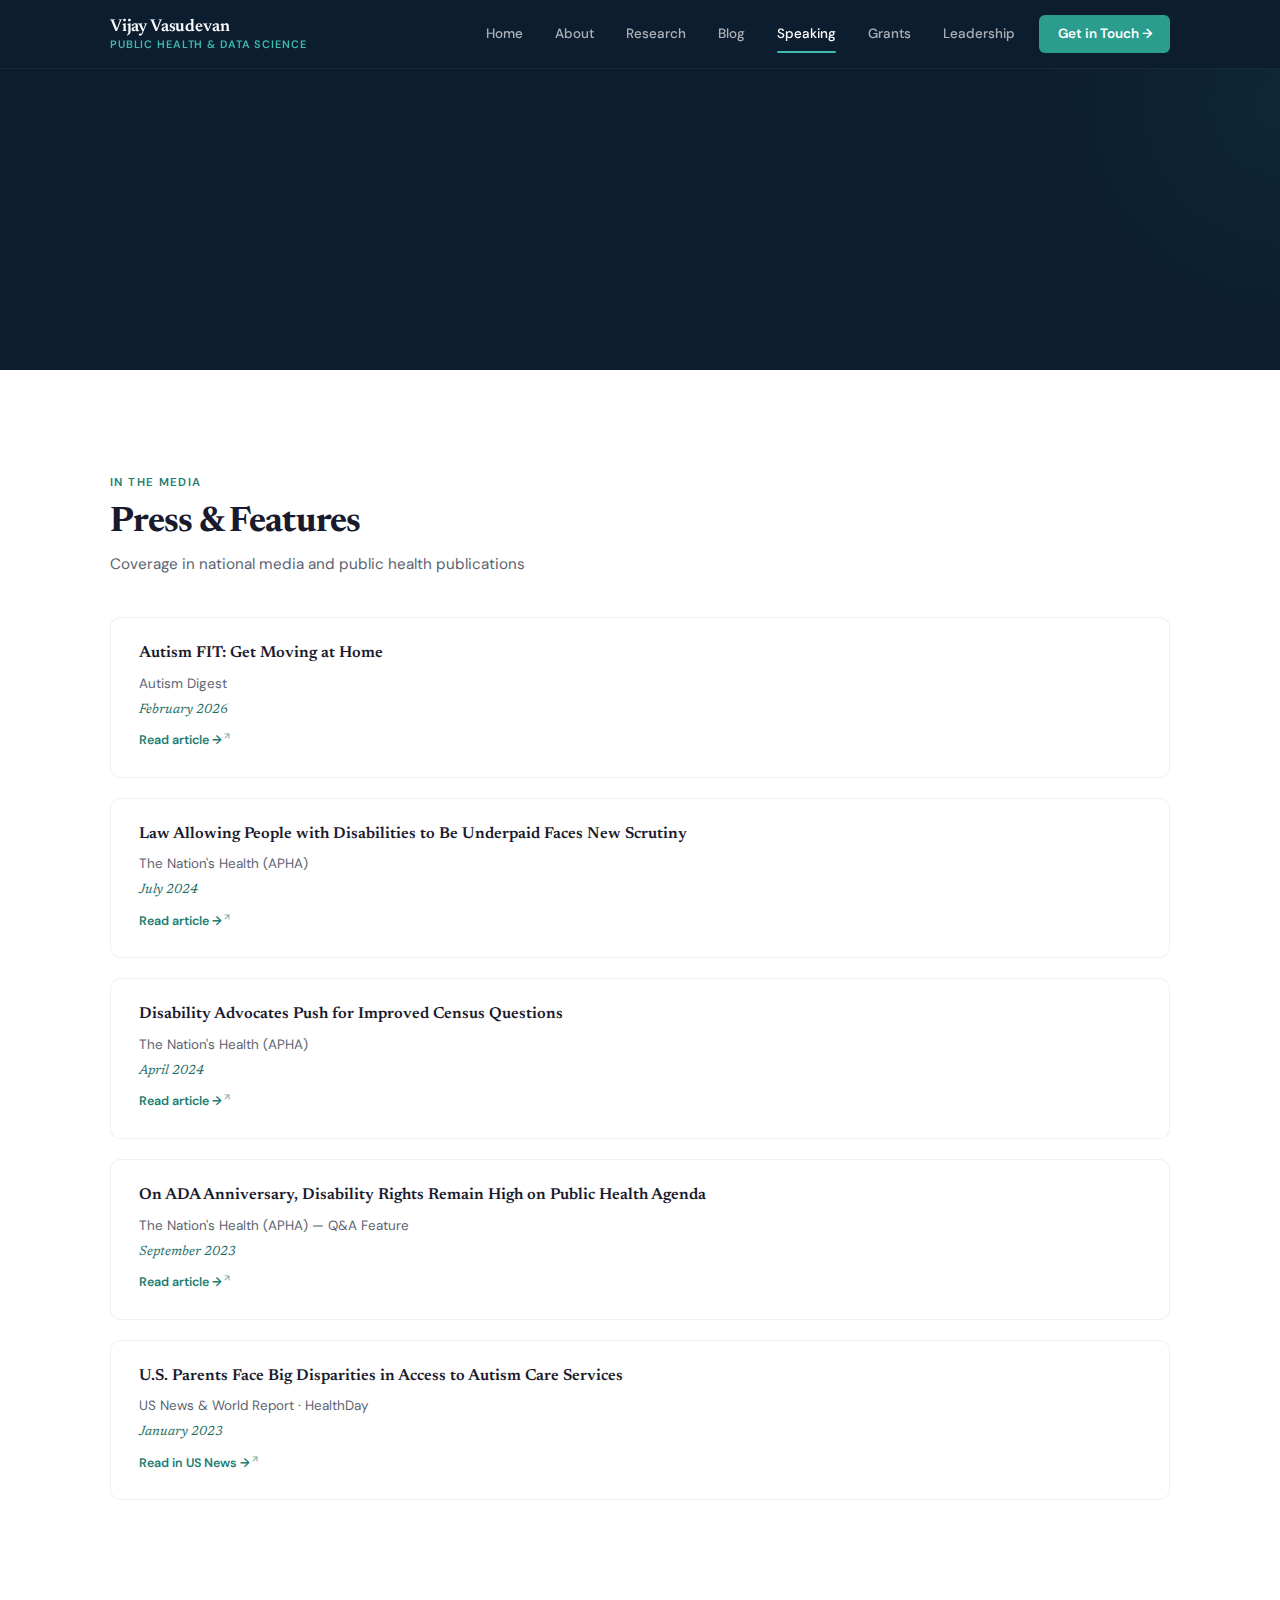
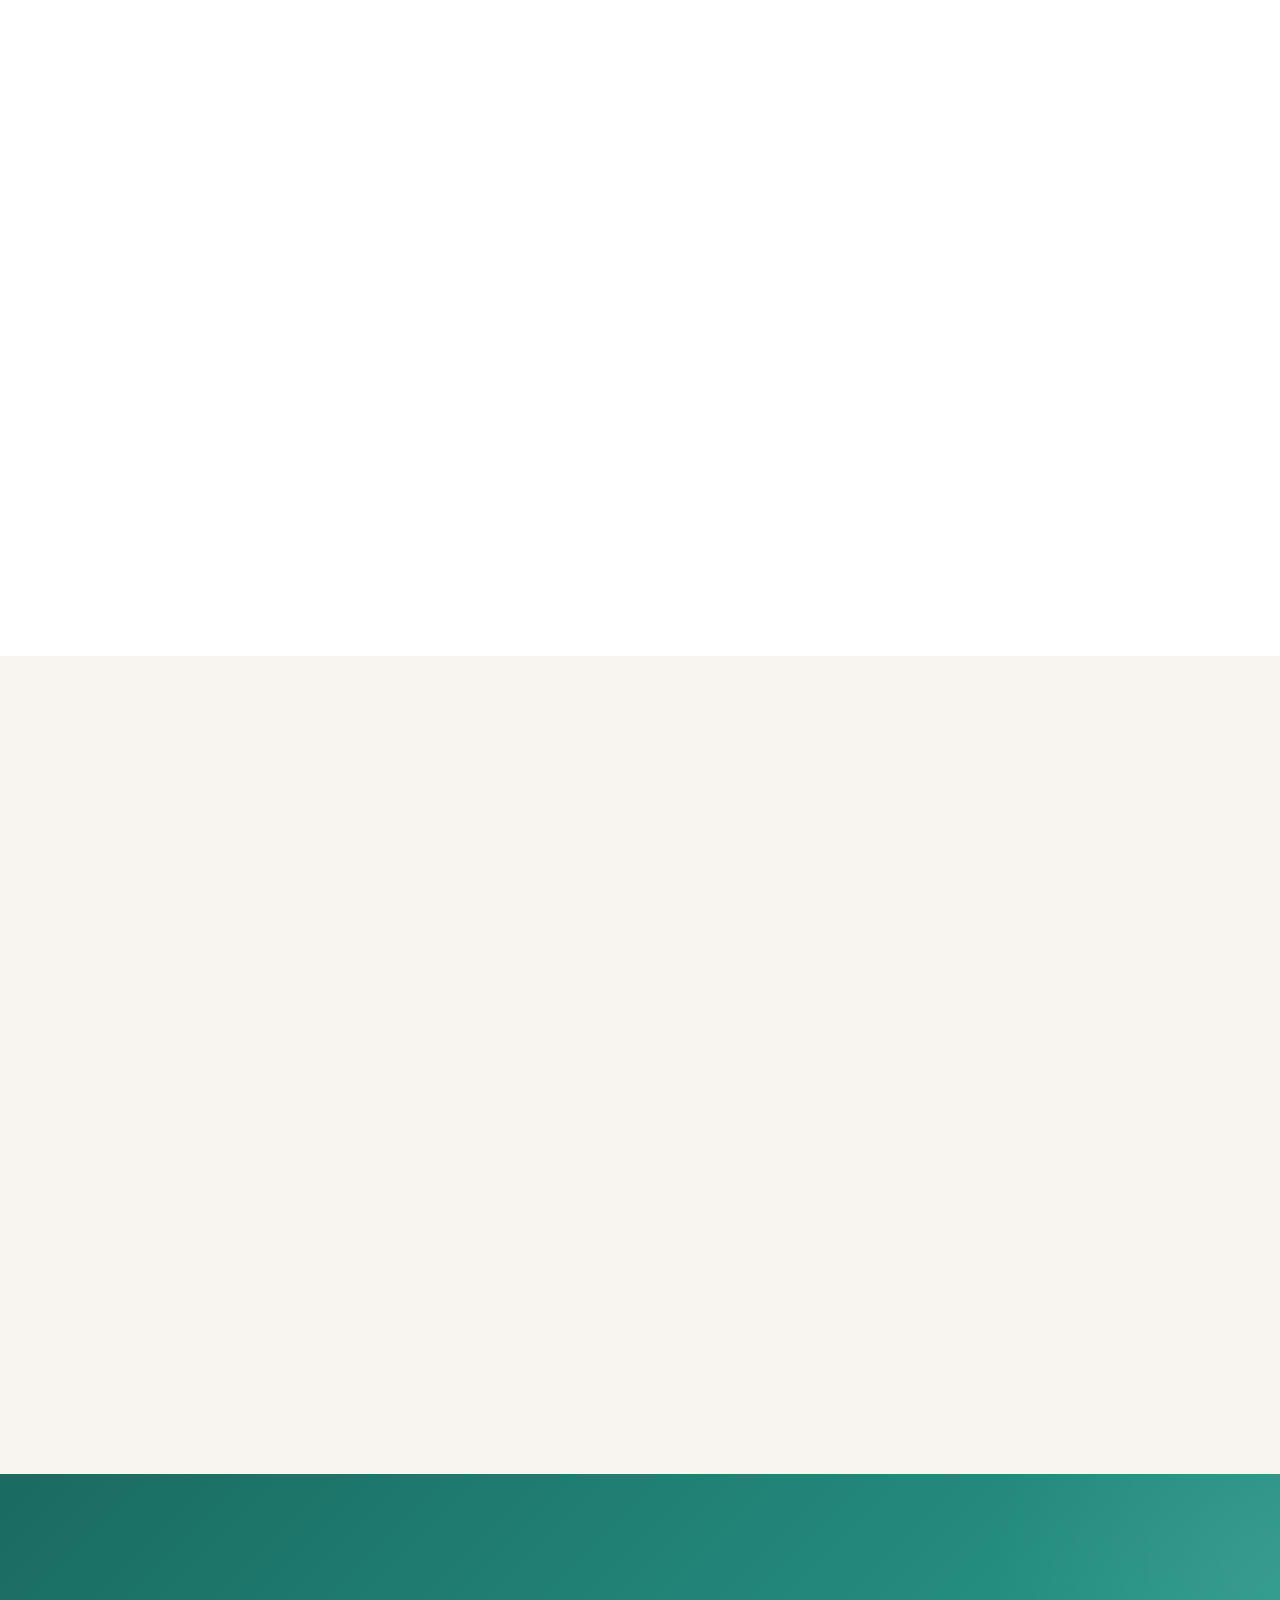
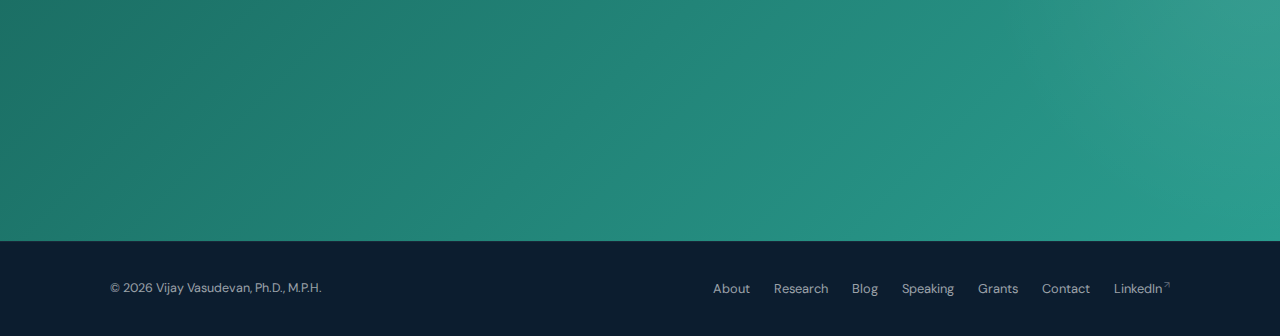
<file: speaking.html>
<!DOCTYPE html>
<html lang="en">
<head>
<meta charset="UTF-8">
<meta name="viewport" content="width=device-width, initial-scale=1.0">
<title>Media & Speaking | Vijay Vasudevan, Ph.D., M.P.H.</title>
<meta name="description" content="Media appearances, podcast interviews, conference presentations, and speaking engagements by Dr. Vijay Vasudevan on autism, disability, and public health.">
<link rel="preconnect" href="https://fonts.googleapis.com">
<link rel="preconnect" href="https://fonts.gstatic.com" crossorigin>
<link href="https://fonts.googleapis.com/css2?family=Newsreader:ital,opsz,wght@0,6..72,400;0,6..72,500;0,6..72,600;0,6..72,700;1,6..72,400;1,6..72,500&family=DM+Sans:ital,opsz,wght@0,9..40,400;0,9..40,500;0,9..40,600;0,9..40,700;1,9..40,400&display=swap" rel="stylesheet">
<link rel="stylesheet" href="style.css">
<!-- Google Analytics -->
<script async src="https://www.googletagmanager.com/gtag/js?id=G-SJX97K22GY"></script>
<script>
  window.dataLayer = window.dataLayer || [];
  function gtag(){dataLayer.push(arguments);}
  gtag('js', new Date());
  gtag('config', 'G-SJX97K22GY');
</script>
</head>
<body>

<a href="#main-content" class="skip-link">Skip to main content</a>

<nav class="site-nav" role="navigation" aria-label="Main">
  <div class="nav-inner">
    <a href="/" class="nav-brand" aria-label="Vijay Vasudevan — Home">
      <span class="nav-brand-name">Vijay Vasudevan</span>
      <span class="nav-brand-sub">Public Health &amp; Data Science</span>
    </a>
    <button class="nav-toggle" aria-label="Toggle menu">
      <span></span><span></span><span></span>
    </button>
    <div class="nav-menu">
      <a href="/">Home</a>
      <a href="about.html">About</a>
      <a href="research.html">Research</a>
      <a href="blog.html">Blog</a>
      <a href="speaking.html" class="active">Speaking</a>
      <a href="grants.html">Grants</a>
      <a href="leadership.html">Leadership</a>
      <a href="contact.html" class="nav-cta-link">Get in Touch →</a>
    </div>
  </div>
</nav>

<main id="main-content">

<!-- PAGE HERO -->
<header class="page-hero">
  <div class="container">
    <div class="page-hero-eyebrow">Media &amp; Speaking</div>
    <h1>Talks, Interviews &amp; Media</h1>
    <p class="page-hero-sub">Conference presentations, media features, podcasts, and guest lectures on autism epidemiology, disability health equity, and public health data science.</p>
  </div>
</header>

<!-- MEDIA COVERAGE -->
<section class="section section--white">
  <div class="container fade-in">
    <div class="section-label">In the Media</div>
    <h2 class="section-title">Press &amp; Features</h2>
    <div class="section-subtitle">Coverage in national media and public health publications</div>

    <div class="pub-stack">
      <div class="card">
        <h3 style="font-family:var(--font-display);font-size:1rem;font-weight:600;color:var(--text-primary);line-height:1.45;margin-bottom:0.4rem">Autism FIT: Get Moving at Home</h3>
        <div class="pub-authors">Autism Digest</div>
        <div class="pub-journal">February 2026</div>
        <a href="https://autismdigest.mydigitalpublication.com/autism-digest-february-2026/page-28" class="pub-doi" target="_blank" rel="noopener">Read article →</a>
      </div>

      <div class="card">
        <h3 style="font-family:var(--font-display);font-size:1rem;font-weight:600;color:var(--text-primary);line-height:1.45;margin-bottom:0.4rem">Law Allowing People with Disabilities to Be Underpaid Faces New Scrutiny</h3>
        <div class="pub-authors">The Nation's Health (APHA)</div>
        <div class="pub-journal">July 2024</div>
        <a href="https://www.thenationshealth.org/content/54/5/1.1" class="pub-doi" target="_blank" rel="noopener">Read article →</a>
      </div>

      <div class="card">
        <h3 style="font-family:var(--font-display);font-size:1rem;font-weight:600;color:var(--text-primary);line-height:1.45;margin-bottom:0.4rem">Disability Advocates Push for Improved Census Questions</h3>
        <div class="pub-authors">The Nation's Health (APHA)</div>
        <div class="pub-journal">April 2024</div>
        <a href="https://www.thenationshealth.org/content/54/2/1.2" class="pub-doi" target="_blank" rel="noopener">Read article →</a>
      </div>

      <div class="card">
        <h3 style="font-family:var(--font-display);font-size:1rem;font-weight:600;color:var(--text-primary);line-height:1.45;margin-bottom:0.4rem">On ADA Anniversary, Disability Rights Remain High on Public Health Agenda</h3>
        <div class="pub-authors">The Nation's Health (APHA) — Q&amp;A Feature</div>
        <div class="pub-journal">September 2023</div>
        <a href="https://www.thenationshealth.org/content/53/7/5" class="pub-doi" target="_blank" rel="noopener">Read article →</a>
      </div>

      <div class="card">
        <h3 style="font-family:var(--font-display);font-size:1rem;font-weight:600;color:var(--text-primary);line-height:1.45;margin-bottom:0.4rem">U.S. Parents Face Big Disparities in Access to Autism Care Services</h3>
        <div class="pub-authors">US News &amp; World Report · HealthDay</div>
        <div class="pub-journal">January 2023</div>
        <a href="https://www.usnews.com/news/health-news/articles/2023-01-30/u-s-parents-face-big-disparities-in-access-to-autism-care-services" class="pub-doi" target="_blank" rel="noopener">Read in US News →</a>
      </div>
    </div>
  </div>
</section>

<!-- PODCASTS & WEBINARS -->
<section class="section section--cream">
  <div class="container fade-in">
    <div class="section-label">Podcasts &amp; Webinars</div>
    <h2 class="section-title">Conversations &amp; Presentations</h2>
    <div class="section-subtitle">Podcast appearances, grand rounds, and CME webinars</div>

    <div class="pub-stack">
      <div class="card">
        <h3 style="font-family:var(--font-display);font-size:1rem;font-weight:600;color:var(--text-primary);line-height:1.45;margin-bottom:0.4rem">Caring for Autistic Patients and Their Families: Data, Perspectives, and Tools</h3>
        <div class="pub-authors">Yale Pediatrics Grand Rounds (Virtual)</div>
        <div class="pub-journal">December 2022</div>
      </div>

      <div class="card">
        <h3 style="font-family:var(--font-display);font-size:1rem;font-weight:600;color:var(--text-primary);line-height:1.45;margin-bottom:0.4rem">COVID-19 Vaccines and Their Impact on People with Disabilities</h3>
        <div class="pub-authors">The Independent Life Podcast — Center for Independent Living of North Central Florida</div>
        <div class="pub-journal">December 2022</div>
        <a href="https://anchor.fm/theindependentlife/episodes/COVID-19-Vaccines-and-Their-Impact-on-People-with-Disabilities-with-Dr--Venditto-and-Dr--Vijay-e1sk4nn" class="pub-doi" target="_blank" rel="noopener">Listen →</a>
      </div>

      <div class="card">
        <h3 style="font-family:var(--font-display);font-size:1rem;font-weight:600;color:var(--text-primary);line-height:1.45;margin-bottom:0.4rem">Building COVID-19 Vaccine Confidence for the Autistic Community in Florida</h3>
        <div class="pub-authors">CME/CE Webinar — Suwannee River AHEC &amp; Autism Speaks</div>
        <div class="pub-journal">July 2022 · 1.0 CME/CE</div>
        <a href="https://srahec.org/autism-speaks/" class="pub-doi" target="_blank" rel="noopener">View webinar →</a>
      </div>

      <div class="card">
        <h3 style="font-family:var(--font-display);font-size:1rem;font-weight:600;color:var(--text-primary);line-height:1.45;margin-bottom:0.4rem">Autism Speaks with Vijay Vasudevan</h3>
        <div class="pub-authors">The Independent Life Podcast — Center for Independent Living of North Central Florida</div>
        <div class="pub-journal">June 2022</div>
        <a href="https://anchor.fm/theindependentlife/episodes/Autism-Speaks-with-Vijay-Vasudevan-e1kc640" class="pub-doi" target="_blank" rel="noopener">Listen →</a>
      </div>
    </div>
  </div>
</section>

<!-- CONFERENCE PRESENTATIONS -->
<section class="section section--white">
  <div class="container fade-in">
    <div class="section-label">Conference Presentations</div>
    <h2 class="section-title">Selected Talks</h2>
    <div class="section-subtitle">42 presentations at national and international conferences — selected highlights below</div>

    <div class="pub-stack">
      <div class="card">
        <h3 style="font-family:var(--font-display);font-size:1rem;font-weight:600;color:var(--text-primary);line-height:1.45;margin-bottom:0.4rem">Exploring County-Level Predictors of Participating in the National School Lunch Program Amongst Autistic and Other Students with Disabilities</h3>
        <div class="pub-journal">APHA Annual Meeting · Washington, DC · 2025</div>
      </div>

      <div class="card">
        <h3 style="font-family:var(--font-display);font-size:1rem;font-weight:600;color:var(--text-primary);line-height:1.45;margin-bottom:0.4rem">Exploring Disproportionate Mental Health Diagnoses and Medication Fills Amongst Autistic Patients</h3>
        <div class="pub-journal">APHA Annual Meeting · Minneapolis, MN · 2024</div>
      </div>

      <div class="card">
        <h3 style="font-family:var(--font-display);font-size:1rem;font-weight:600;color:var(--text-primary);line-height:1.45;margin-bottom:0.4rem">Development of the Autism by the Numbers Platform</h3>
        <div class="pub-journal">APHA Annual Meeting · Minneapolis, MN · 2024</div>
      </div>

      <div class="card">
        <h3 style="font-family:var(--font-display);font-size:1rem;font-weight:600;color:var(--text-primary);line-height:1.45;margin-bottom:0.4rem">Biopsychosocial Correlates of Challenging Behavior in Children and Adolescents with Developmental Disabilities</h3>
        <div class="pub-journal">International Society for Autism Research (INSAR) · Stockholm, Sweden · 2023</div>
      </div>

      <div class="card">
        <h3 style="font-family:var(--font-display);font-size:1rem;font-weight:600;color:var(--text-primary);line-height:1.45;margin-bottom:0.4rem">Building Local COVID-19 Vaccine Confidence for the Autistic Community in Florida</h3>
        <div class="pub-journal">APHA Annual Meeting · Boston, MA · 2022</div>
      </div>

      <div class="card">
        <h3 style="font-family:var(--font-display);font-size:1rem;font-weight:600;color:var(--text-primary);line-height:1.45;margin-bottom:0.4rem">Expert Opinion on Quality Measures for Facilities Serving Individuals with IDD</h3>
        <div class="pub-journal">Association of University Centers on Disability · Washington, DC · 2016</div>
      </div>
    </div>

    <p style="font-size:0.88rem;color:var(--text-muted);text-align:center;margin-top:2rem;font-style:italic;">Full list of 42 national and international conference presentations available upon request.</p>
  </div>
</section>

<!-- GUEST LECTURES -->
<section class="section section--cream">
  <div class="container fade-in">
    <div class="section-label">Teaching</div>
    <h2 class="section-title">Guest Lectures &amp; Courses</h2>
    <div class="section-subtitle">University teaching and invited academic presentations</div>

    <div class="pub-stack">
      <div class="card">
        <h3 style="font-family:var(--font-display);font-size:1rem;font-weight:600;color:var(--text-primary);line-height:1.45;margin-bottom:0.4rem">Perspectives on Disability (HSAD 225)</h3>
        <div class="pub-authors">Adjunct Professor · Drexel University, LeBow College of Business</div>
        <div class="pub-journal">2025–Present</div>
      </div>

      <div class="card">
        <h3 style="font-family:var(--font-display);font-size:1rem;font-weight:600;color:var(--text-primary);line-height:1.45;margin-bottom:0.4rem">Advanced Concepts in Disability Research (DHD 541)</h3>
        <div class="pub-authors">Guest Lecturer · University of Illinois at Chicago</div>
        <div class="pub-journal">2009–2011</div>
      </div>

      <div class="card">
        <h3 style="font-family:var(--font-display);font-size:1rem;font-weight:600;color:var(--text-primary);line-height:1.45;margin-bottom:0.4rem">Foundations of Disability and Human Development (DHD 401)</h3>
        <div class="pub-authors">Guest Lecturer · University of Illinois at Chicago</div>
        <div class="pub-journal">2012–2013</div>
      </div>
    </div>
  </div>
</section>

<!-- INVITE CTA -->
<section class="cta-banner">
  <div class="container fade-in">
    <h2>Invite Me to Speak</h2>
    <p>I'm available for conference presentations, panel discussions, podcast interviews, webinars, and guest lectures on autism, disability, and public health data science.</p>
    <a href="contact.html" class="btn btn-primary">Get in Touch →</a>
  </div>
</section>

</main>

<!-- FOOTER -->
<footer class="site-footer">
  <div class="container">
    <div class="footer-inner">
      <span class="footer-copy">&copy; 2026 Vijay Vasudevan, Ph.D., M.P.H.</span>
      <div class="footer-links">
        <a href="about.html">About</a>
        <a href="research.html">Research</a>
        <a href="blog.html">Blog</a>
        <a href="speaking.html">Speaking</a>
        <a href="grants.html">Grants</a>
        <a href="contact.html">Contact</a>
        <a href="https://www.linkedin.com/in/vijay-vasudevan-phd/" target="_blank" rel="noopener">LinkedIn</a>
      </div>
    </div>
  </div>
</footer>

<script src="main.js"></script>
</body>
</html>
</file>
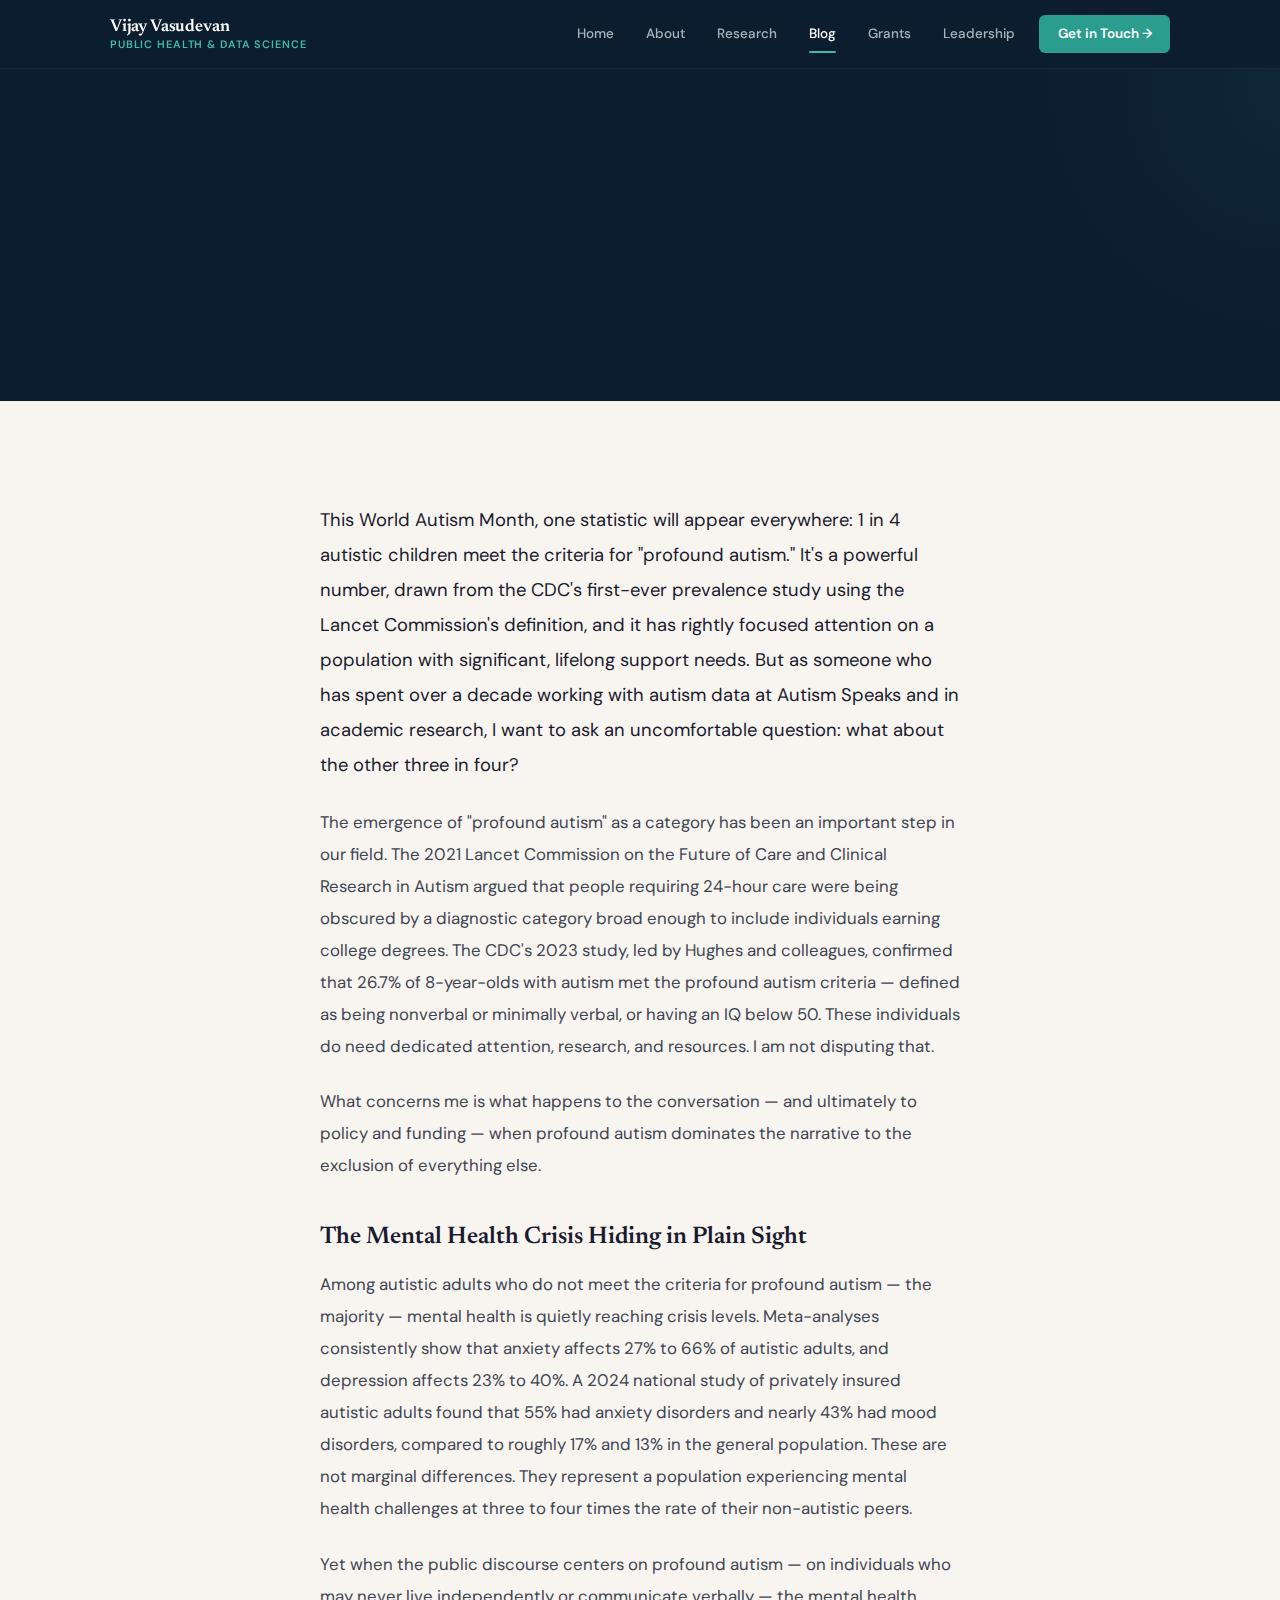
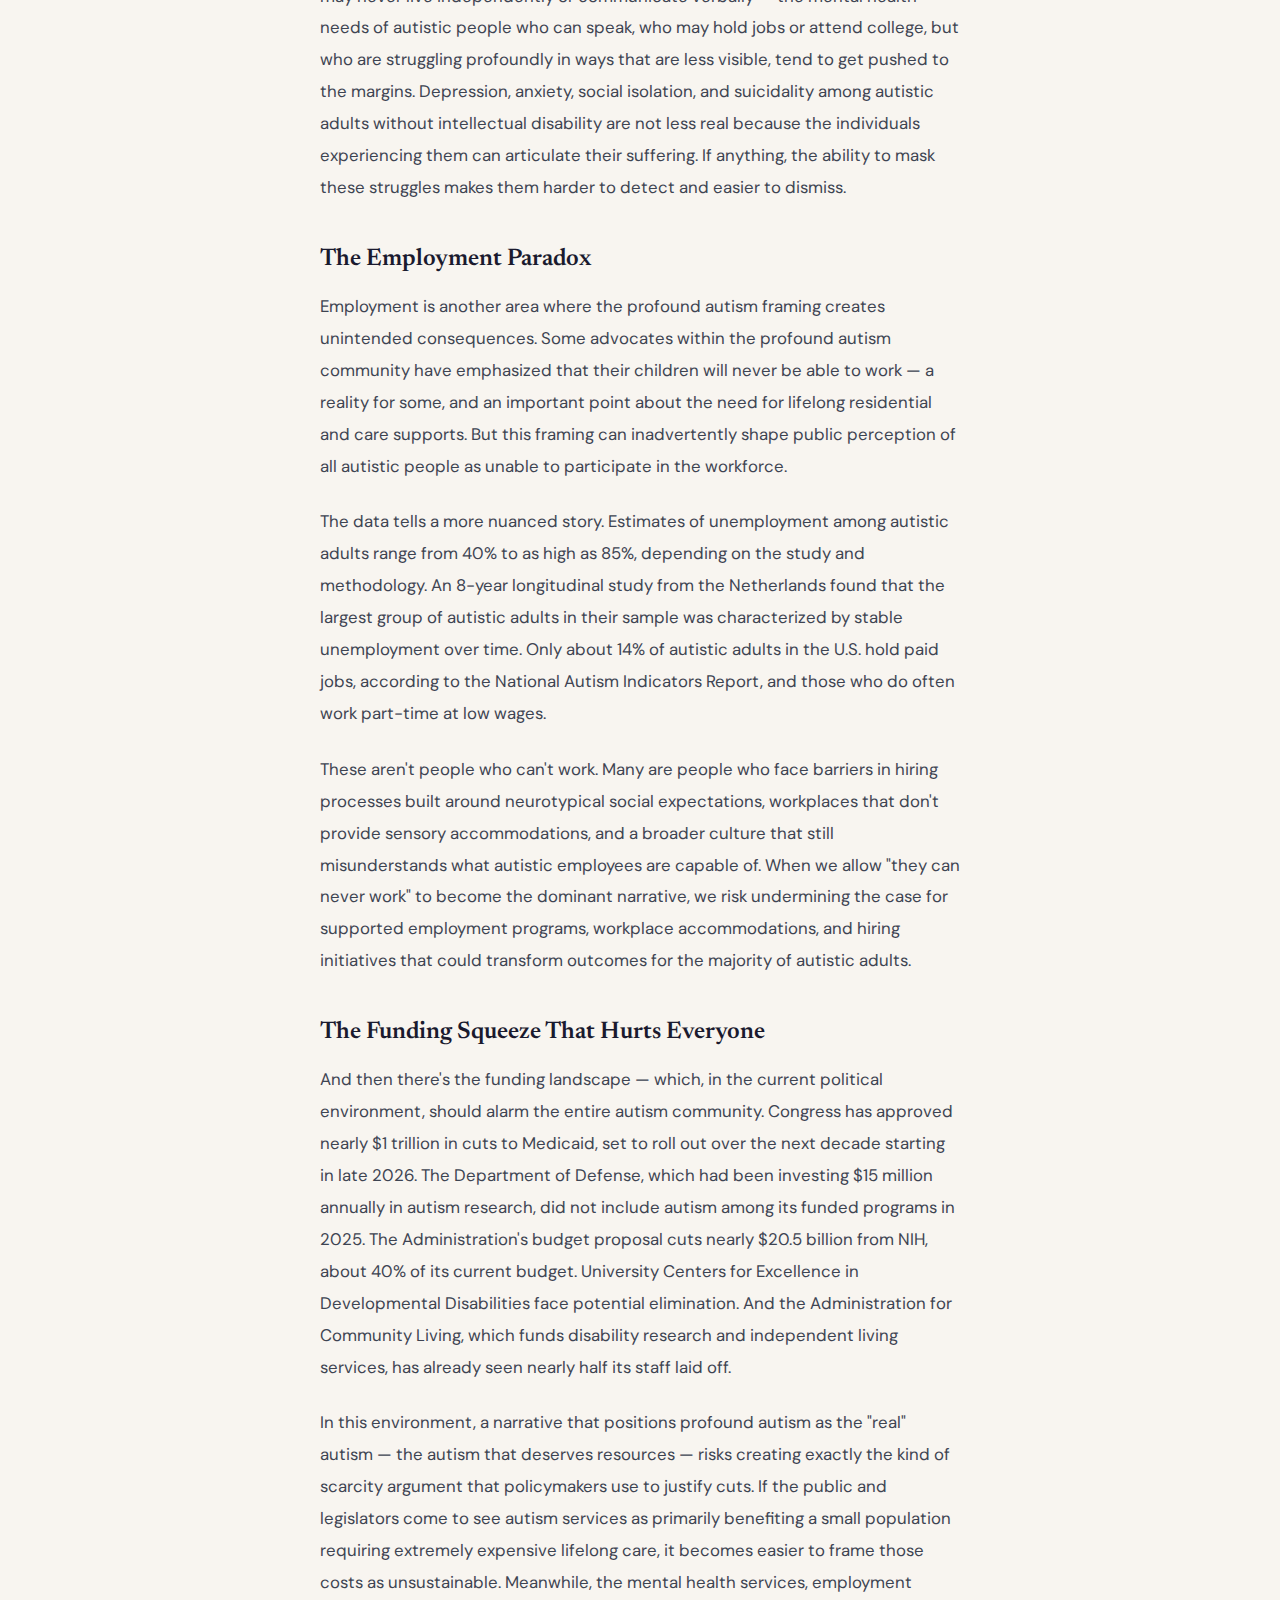
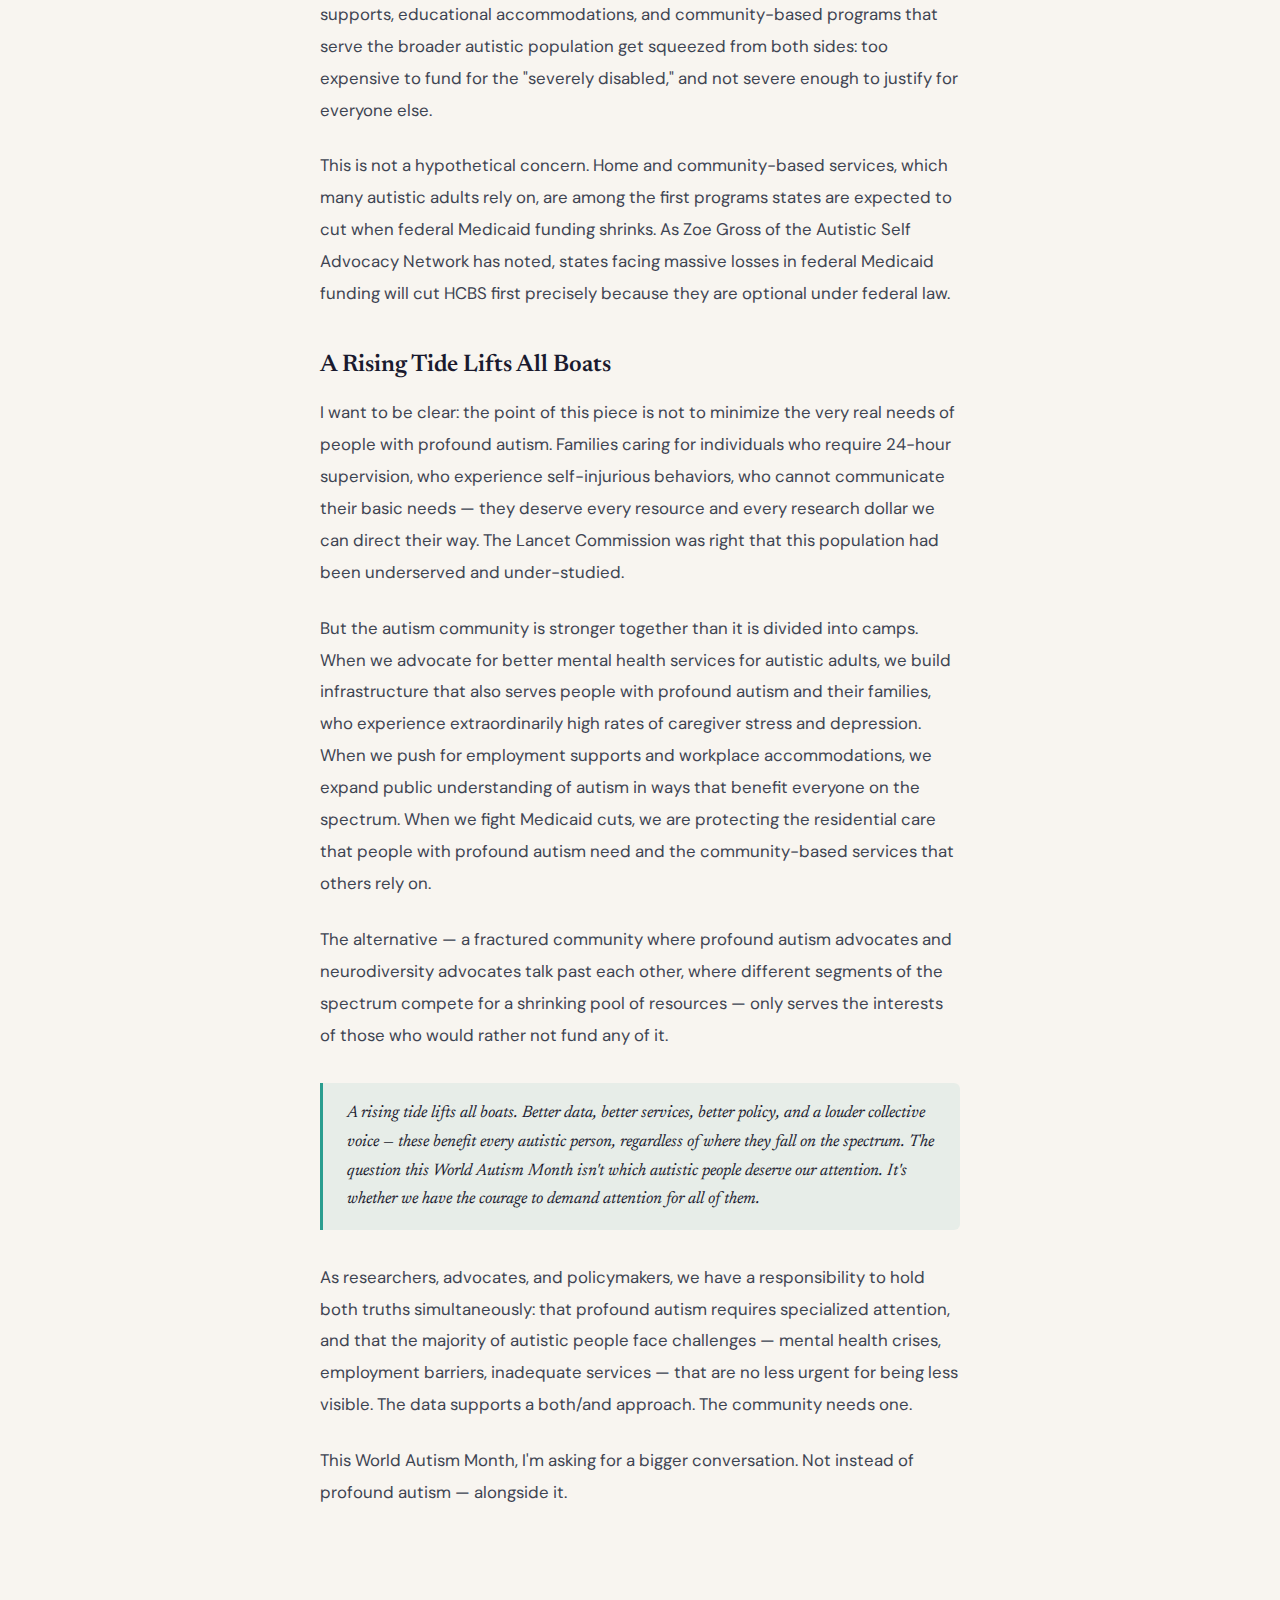
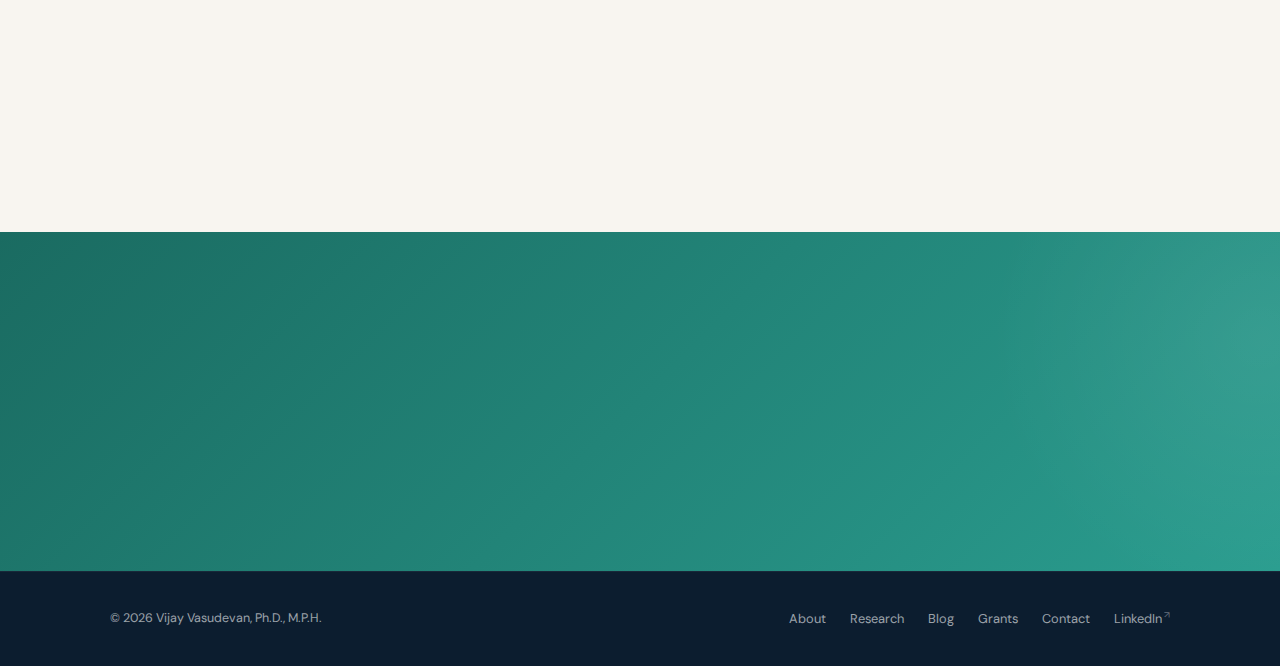
<file: the-other-75-percent.html>
<!DOCTYPE html>
<html lang="en">
<head>
<meta charset="UTF-8">
<meta name="viewport" content="width=device-width, initial-scale=1.0">
<title>The Other 75%: What We're Missing When We Only Talk About Profound Autism | Blog | Vijay Vasudevan</title>
<link rel="preconnect" href="https://fonts.googleapis.com">
<link rel="preconnect" href="https://fonts.gstatic.com" crossorigin>
<link href="https://fonts.googleapis.com/css2?family=Newsreader:ital,opsz,wght@0,6..72,400;0,6..72,500;0,6..72,600;0,6..72,700;1,6..72,400;1,6..72,500&family=DM+Sans:ital,opsz,wght@0,9..40,400;0,9..40,500;0,9..40,600;0,9..40,700;1,9..40,400&display=swap" rel="stylesheet">
<link rel="stylesheet" href="../style.css">
<link rel="stylesheet" href="../blog.css">
<!-- Google Analytics -->
<script async src="https://www.googletagmanager.com/gtag/js?id=G-SJX97K22GY"></script>
<script>
  window.dataLayer = window.dataLayer || [];
  function gtag(){dataLayer.push(arguments);}
  gtag('js', new Date());
  gtag('config', 'G-SJX97K22GY');
</script>
</head>
<body>

<a href="#main-content" class="skip-link">Skip to main content</a>

<nav class="site-nav" role="navigation" aria-label="Main">
  <div class="nav-inner">
    <a href="/" class="nav-brand" aria-label="Vijay Vasudevan — Home">
      <span class="nav-brand-name">Vijay Vasudevan</span>
      <span class="nav-brand-sub">Public Health &amp; Data Science</span>
    </a>
    <button class="nav-toggle" aria-label="Toggle menu">
      <span></span><span></span><span></span>
    </button>
    <div class="nav-menu">
      <a href="/">Home</a>
      <a href="../about.html">About</a>
      <a href="../research.html">Research</a>
      <a href="../blog.html" class="active">Blog</a>
      <a href="../grants.html">Grants</a>
      <a href="../leadership.html">Leadership</a>
      <a href="../contact.html" class="nav-cta-link">Get in Touch →</a>
    </div>
  </div>
</nav>

<main id="main-content">

<!-- POST HEADER -->
<header class="post-header">
  <div class="container">
    <div class="post-meta-top">
      <span class="post-tag">Data &amp; Research</span>
      <span class="post-meta-date">April 2, 2026</span>
    </div>
    <h1>The Other 75%: What We're Missing When We Only Talk About Profound Autism</h1>
    <div class="post-meta-bottom">
      <div class="post-author">
        <div class="post-author-avatar">VV</div>
        <span class="post-author-name">Vijay Vasudevan, Ph.D., M.P.H.</span>
      </div>
      <span>9 min read</span>
    </div>
  </div>
</header>

<!-- POST BODY -->
<article class="post-body fade-in">

  <p>This World Autism Month, one statistic will appear everywhere: 1 in 4 autistic children meet the criteria for "profound autism." It's a powerful number, drawn from the CDC's first-ever prevalence study using the Lancet Commission's definition, and it has rightly focused attention on a population with significant, lifelong support needs. But as someone who has spent over a decade working with autism data at Autism Speaks and in academic research, I want to ask an uncomfortable question: what about the other three in four?</p>

  <p>The emergence of "profound autism" as a category has been an important step in our field. The 2021 Lancet Commission on the Future of Care and Clinical Research in Autism argued that people requiring 24-hour care were being obscured by a diagnostic category broad enough to include individuals earning college degrees. The CDC's 2023 study, led by Hughes and colleagues, confirmed that 26.7% of 8-year-olds with autism met the profound autism criteria — defined as being nonverbal or minimally verbal, or having an IQ below 50. These individuals do need dedicated attention, research, and resources. I am not disputing that.</p>

  <p>What concerns me is what happens to the conversation — and ultimately to policy and funding — when profound autism dominates the narrative to the exclusion of everything else.</p>

  <h2>The Mental Health Crisis Hiding in Plain Sight</h2>

  <p>Among autistic adults who do not meet the criteria for profound autism — the majority — mental health is quietly reaching crisis levels. Meta-analyses consistently show that anxiety affects 27% to 66% of autistic adults, and depression affects 23% to 40%. A 2024 national study of privately insured autistic adults found that 55% had anxiety disorders and nearly 43% had mood disorders, compared to roughly 17% and 13% in the general population. These are not marginal differences. They represent a population experiencing mental health challenges at three to four times the rate of their non-autistic peers.</p>

  <p>Yet when the public discourse centers on profound autism — on individuals who may never live independently or communicate verbally — the mental health needs of autistic people who can speak, who may hold jobs or attend college, but who are struggling profoundly in ways that are less visible, tend to get pushed to the margins. Depression, anxiety, social isolation, and suicidality among autistic adults without intellectual disability are not less real because the individuals experiencing them can articulate their suffering. If anything, the ability to mask these struggles makes them harder to detect and easier to dismiss.</p>

  <h2>The Employment Paradox</h2>

  <p>Employment is another area where the profound autism framing creates unintended consequences. Some advocates within the profound autism community have emphasized that their children will never be able to work — a reality for some, and an important point about the need for lifelong residential and care supports. But this framing can inadvertently shape public perception of all autistic people as unable to participate in the workforce.</p>

  <p>The data tells a more nuanced story. Estimates of unemployment among autistic adults range from 40% to as high as 85%, depending on the study and methodology. An 8-year longitudinal study from the Netherlands found that the largest group of autistic adults in their sample was characterized by stable unemployment over time. Only about 14% of autistic adults in the U.S. hold paid jobs, according to the National Autism Indicators Report, and those who do often work part-time at low wages.</p>

  <p>These aren't people who can't work. Many are people who face barriers in hiring processes built around neurotypical social expectations, workplaces that don't provide sensory accommodations, and a broader culture that still misunderstands what autistic employees are capable of. When we allow "they can never work" to become the dominant narrative, we risk undermining the case for supported employment programs, workplace accommodations, and hiring initiatives that could transform outcomes for the majority of autistic adults.</p>

  <h2>The Funding Squeeze That Hurts Everyone</h2>

  <p>And then there's the funding landscape — which, in the current political environment, should alarm the entire autism community. Congress has approved nearly $1 trillion in cuts to Medicaid, set to roll out over the next decade starting in late 2026. The Department of Defense, which had been investing $15 million annually in autism research, did not include autism among its funded programs in 2025. The Administration's budget proposal cuts nearly $20.5 billion from NIH, about 40% of its current budget. University Centers for Excellence in Developmental Disabilities face potential elimination. And the Administration for Community Living, which funds disability research and independent living services, has already seen nearly half its staff laid off.</p>

  <p>In this environment, a narrative that positions profound autism as the "real" autism — the autism that deserves resources — risks creating exactly the kind of scarcity argument that policymakers use to justify cuts. If the public and legislators come to see autism services as primarily benefiting a small population requiring extremely expensive lifelong care, it becomes easier to frame those costs as unsustainable. Meanwhile, the mental health services, employment supports, educational accommodations, and community-based programs that serve the broader autistic population get squeezed from both sides: too expensive to fund for the "severely disabled," and not severe enough to justify for everyone else.</p>

  <p>This is not a hypothetical concern. Home and community-based services, which many autistic adults rely on, are among the first programs states are expected to cut when federal Medicaid funding shrinks. As Zoe Gross of the Autistic Self Advocacy Network has noted, states facing massive losses in federal Medicaid funding will cut HCBS first precisely because they are optional under federal law.</p>

  <h2>A Rising Tide Lifts All Boats</h2>

  <p>I want to be clear: the point of this piece is not to minimize the very real needs of people with profound autism. Families caring for individuals who require 24-hour supervision, who experience self-injurious behaviors, who cannot communicate their basic needs — they deserve every resource and every research dollar we can direct their way. The Lancet Commission was right that this population had been underserved and under-studied.</p>

  <p>But the autism community is stronger together than it is divided into camps. When we advocate for better mental health services for autistic adults, we build infrastructure that also serves people with profound autism and their families, who experience extraordinarily high rates of caregiver stress and depression. When we push for employment supports and workplace accommodations, we expand public understanding of autism in ways that benefit everyone on the spectrum. When we fight Medicaid cuts, we are protecting the residential care that people with profound autism need and the community-based services that others rely on.</p>

  <p>The alternative — a fractured community where profound autism advocates and neurodiversity advocates talk past each other, where different segments of the spectrum compete for a shrinking pool of resources — only serves the interests of those who would rather not fund any of it.</p>

  <blockquote>A rising tide lifts all boats. Better data, better services, better policy, and a louder collective voice — these benefit every autistic person, regardless of where they fall on the spectrum. The question this World Autism Month isn't which autistic people deserve our attention. It's whether we have the courage to demand attention for all of them.</blockquote>

  <p>As researchers, advocates, and policymakers, we have a responsibility to hold both truths simultaneously: that profound autism requires specialized attention, and that the majority of autistic people face challenges — mental health crises, employment barriers, inadequate services — that are no less urgent for being less visible. The data supports a both/and approach. The community needs one.</p>

  <p>This World Autism Month, I'm asking for a bigger conversation. Not instead of profound autism — alongside it.</p>

</article>

<!-- POST FOOTER -->
<div class="post-footer fade-in">
  <div class="post-footer-tags">
    <span class="post-footer-tag">Autism</span>
    <span class="post-footer-tag">Profound Autism</span>
    <span class="post-footer-tag">Mental Health</span>
    <span class="post-footer-tag">Employment</span>
    <span class="post-footer-tag">Health Equity</span>
    <span class="post-footer-tag">Medicaid</span>
    <span class="post-footer-tag">World Autism Month</span>
  </div>
  <div class="post-nav">
    <a href="../blog.html">&larr; Back to all posts</a>
  </div>
</div>

</main>

<!-- CTA -->
<section class="cta-banner">
  <div class="container fade-in">
    <h2>Want to Continue This Conversation?</h2>
    <p>I welcome collaboration, commentary, and respectful disagreement on this topic.</p>
    <a href="../contact.html" class="btn btn-primary">Get in Touch &rarr;</a>
  </div>
</section>

<!-- FOOTER -->
<footer class="site-footer">
  <div class="container">
    <div class="footer-inner">
      <span class="footer-copy">&copy; 2026 Vijay Vasudevan, Ph.D., M.P.H.</span>
      <div class="footer-links">
        <a href="../about.html">About</a>
        <a href="../research.html">Research</a>
        <a href="../blog.html">Blog</a>
        <a href="../grants.html">Grants</a>
        <a href="../contact.html">Contact</a>
        <a href="https://www.linkedin.com/in/vijay-vasudevan-phd/" target="_blank" rel="noopener">LinkedIn</a>
      </div>
    </div>
  </div>
</footer>

<script src="../main.js"></script>
</body>
</html>
</file>
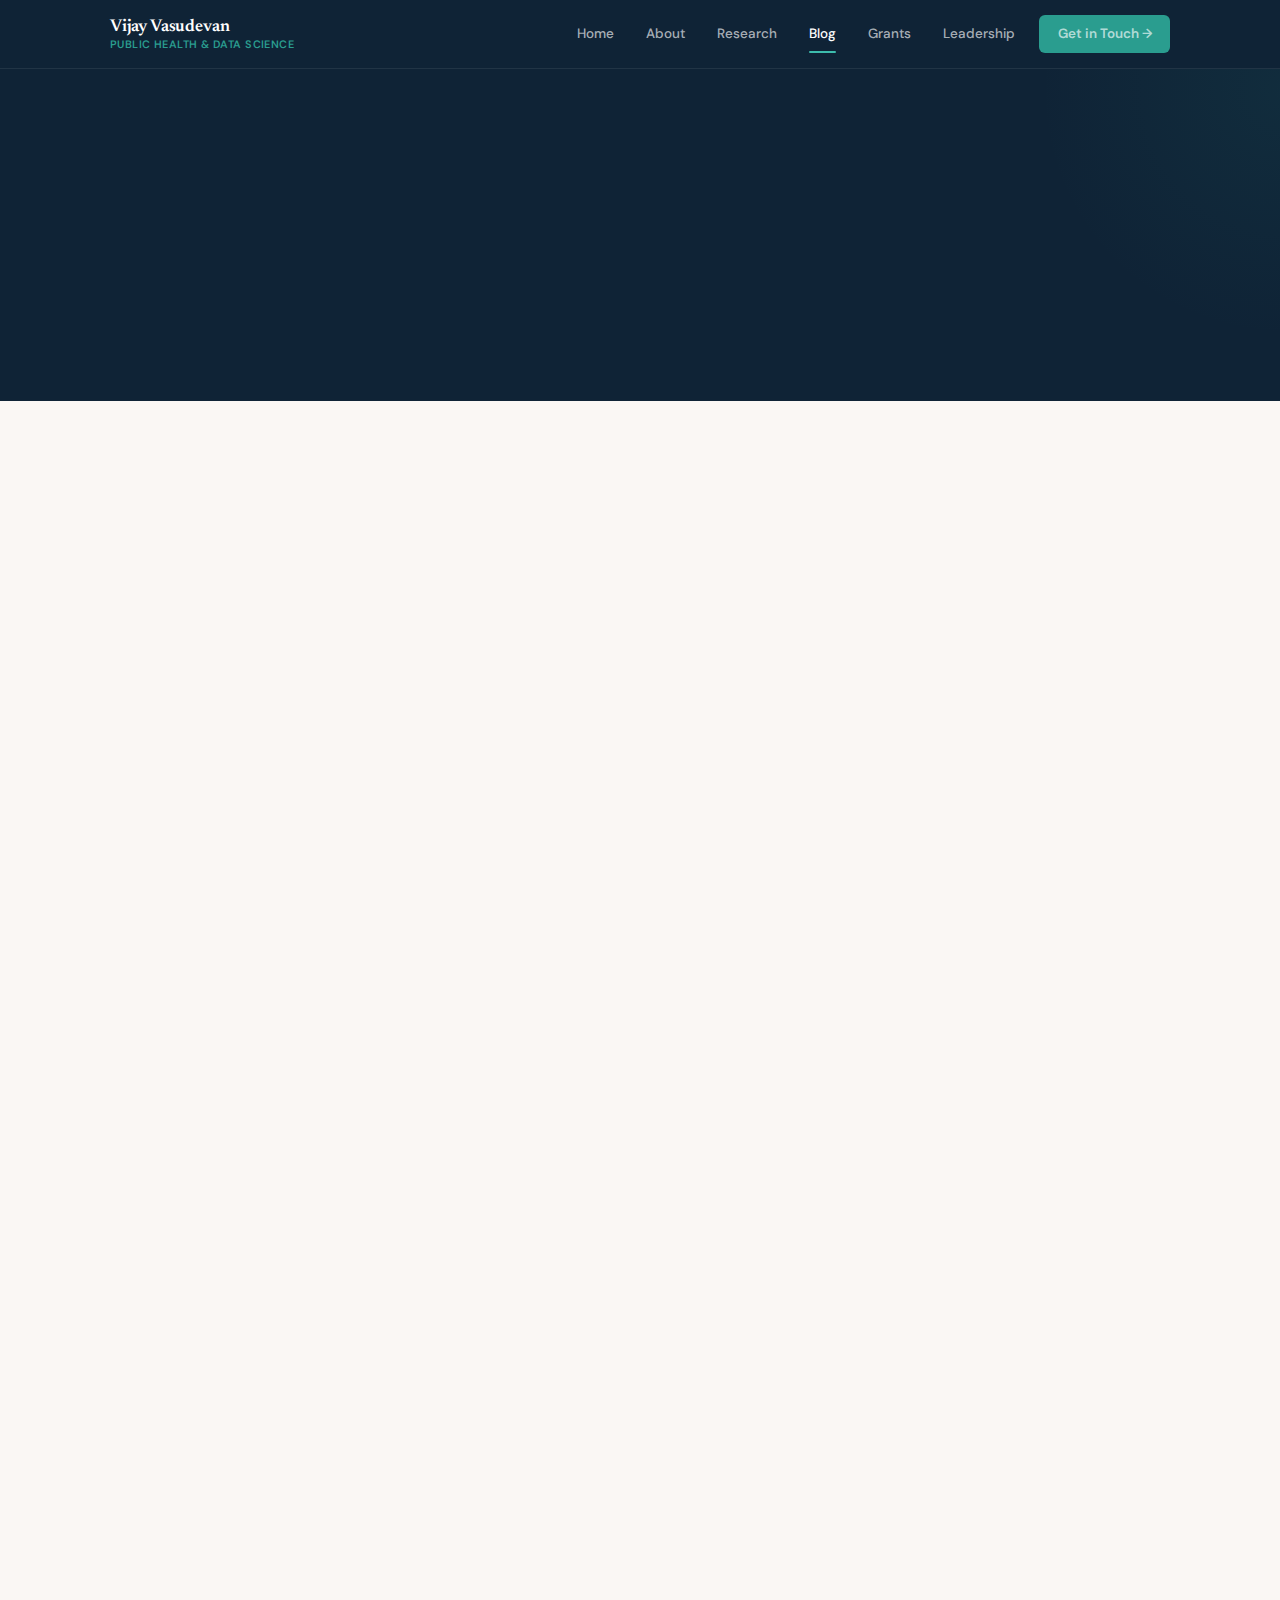
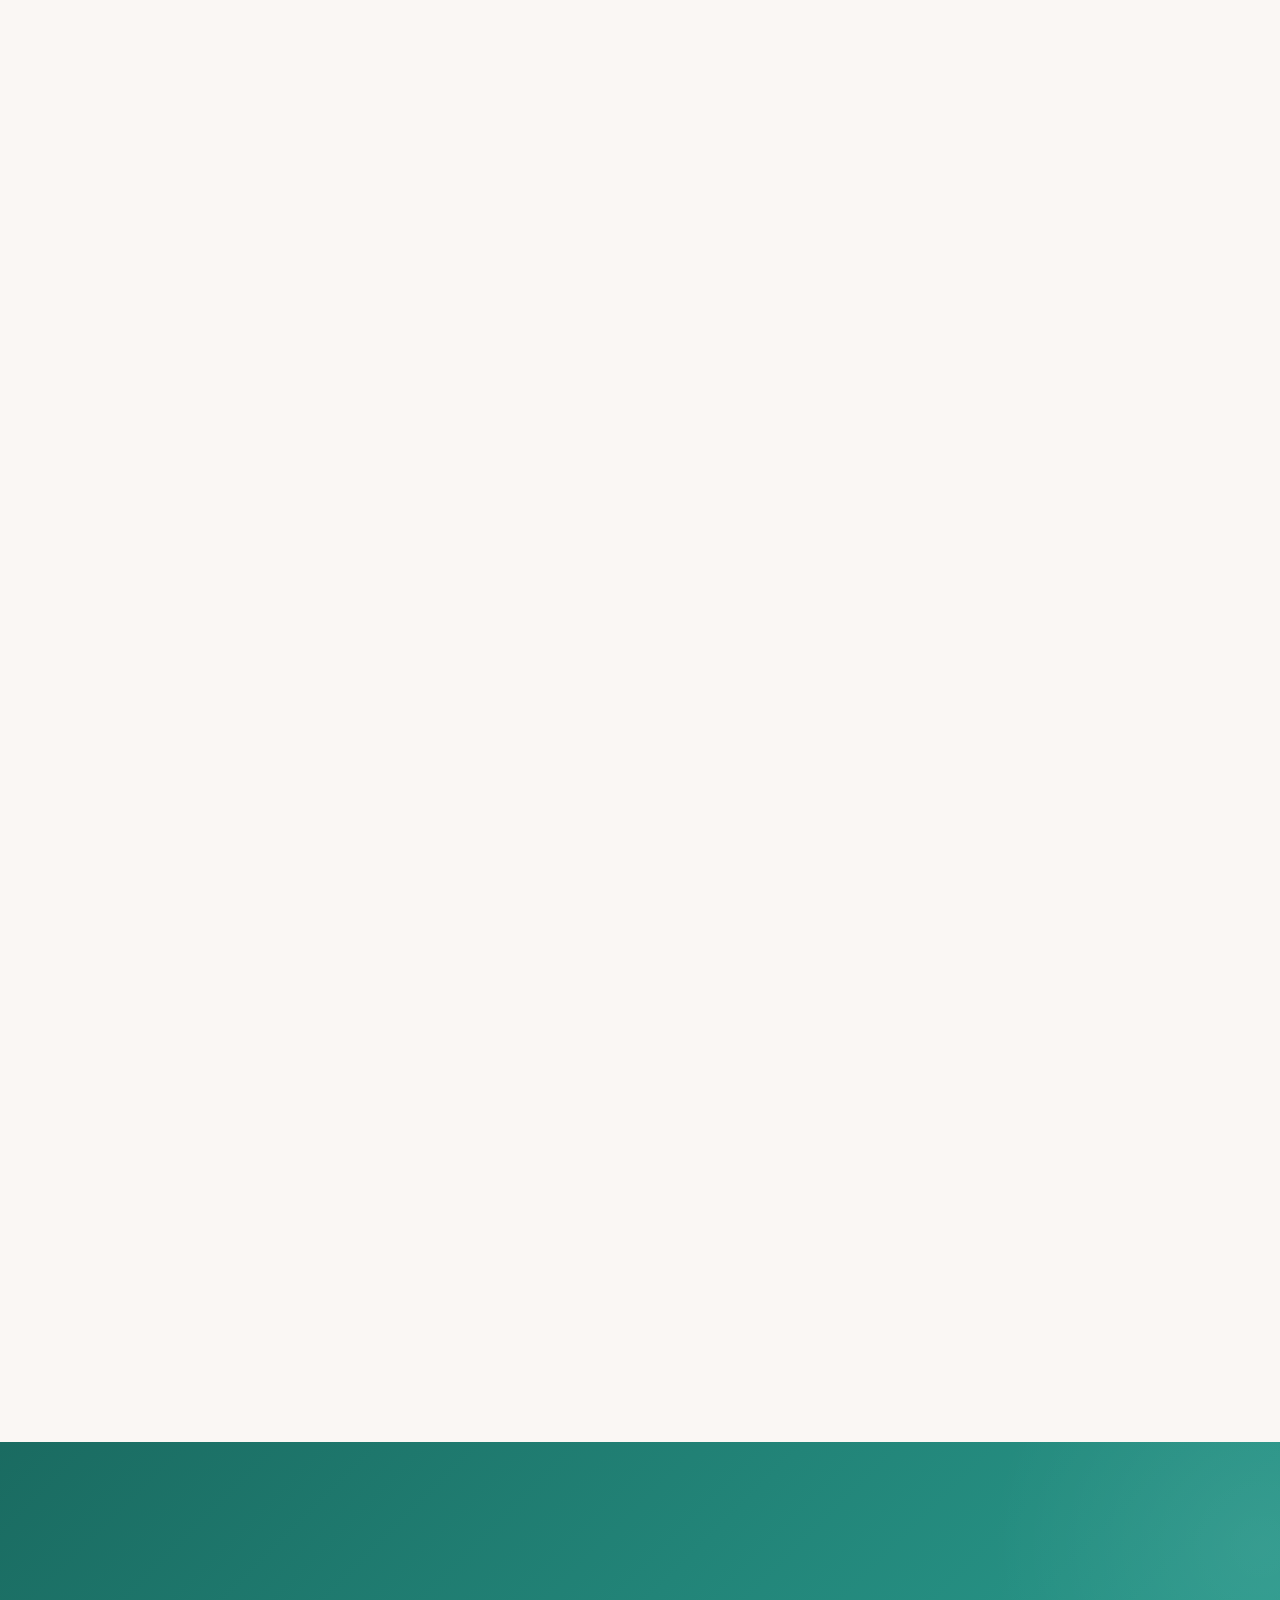
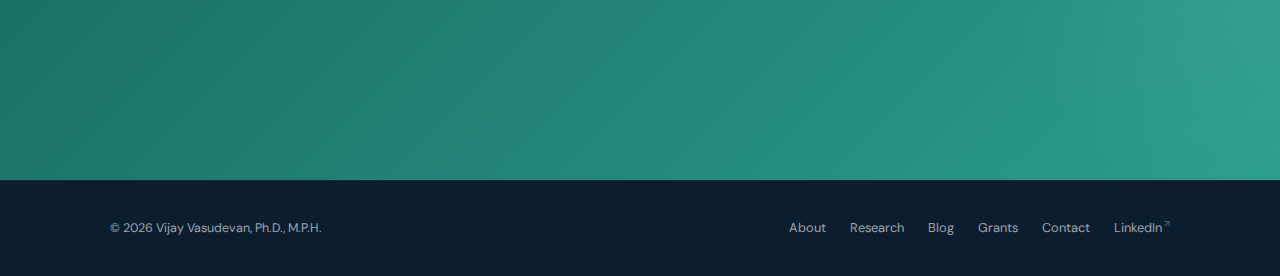
<file: voting-rights.html>
<!DOCTYPE html>
<html lang="en">
<head>
<!-- Google Analytics -->
<script async src="https://www.googletagmanager.com/gtag/js?id=G-SJX97K22GY"></script>
<script>
  window.dataLayer = window.dataLayer || [];
  function gtag(){dataLayer.push(arguments);}
  gtag('js', new Date());
  gtag('config', 'G-SJX97K22GY');
</script>
<meta charset="UTF-8">
<meta name="viewport" content="width=device-width, initial-scale=1.0">
<title>Locked Out of the Ballot Box: How Voting Restrictions Threaten Florida's Disabled Adults | Blog | Vijay Vasudevan</title>
<link rel="preconnect" href="https://fonts.googleapis.com">
<link rel="preconnect" href="https://fonts.gstatic.com" crossorigin>
<link href="https://fonts.googleapis.com/css2?family=Newsreader:ital,opsz,wght@0,6..72,400;0,6..72,500;0,6..72,600;0,6..72,700;1,6..72,400;1,6..72,500&family=DM+Sans:ital,opsz,wght@0,9..40,400;0,9..40,500;0,9..40,600;0,9..40,700;1,9..40,400&display=swap" rel="stylesheet">
<link rel="stylesheet" href="../style.css">
<link rel="stylesheet" href="../blog.css">

<!-- Post-specific extras (stat boxes, date grid, accom cards, hotline) -->
<style>
  /* ── Dark header overrides ── */
  :root {
    --header-bg:  #0f2336;
    --teal:       #2a9d8f;
    --cream:      #faf7f4;
  }
  body { background: var(--cream); }
  .site-nav { background: var(--header-bg) !important; border-bottom: 1px solid rgba(255,255,255,0.08) !important; }
  .nav-brand-name { color: #fff !important; }
  .nav-brand-sub { color: var(--teal) !important; font-size: .68rem; font-weight: 600; letter-spacing: .04em; text-transform: uppercase; }
  .nav-menu a { color: rgba(255,255,255,0.65) !important; }
  .nav-menu a:hover { color: #fff !important; background: rgba(255,255,255,0.08) !important; }
  .nav-menu a.active { color: #fff !important; }
  .nav-cta-link { background: var(--teal) !important; color: #fff !important; }
  .post-header { background: var(--header-bg); border-bottom: none; }
  .post-tag { background: var(--teal) !important; color: #fff !important; font-weight: 700 !important; }
  .post-meta-date { color: #a8c0d0 !important; }
  .post-header h1 { color: #fff !important; }
  .post-meta-bottom { color: #a8c0d0 !important; }
  .post-author-name { color: #fff !important; }
  .post-author-avatar { background: var(--teal) !important; }

  /* ── Stat row ── */
  .stat-row {
    display: grid;
    grid-template-columns: repeat(3, 1fr);
    gap: 1px;
    background: var(--border, #e5e7eb);
    border: 1px solid var(--border, #e5e7eb);
    border-radius: 8px;
    overflow: hidden;
    margin: 2rem 0;
  }
  .stat-box {
    background: #fff;
    padding: 1.2rem 1rem;
  }
  .stat-number {
    display: block;
    font-family: 'Newsreader', Georgia, serif;
    font-size: 2rem;
    font-weight: 700;
    color: #1e3a5f;
    line-height: 1;
    margin-bottom: 0.35rem;
  }
  .stat-label {
    font-size: 0.73rem;
    color: #6b7280;
    line-height: 1.45;
  }

  /* ── Org sub-heading ── */
  .org-label {
    font-family: 'DM Sans', sans-serif;
    font-size: 0.68rem;
    font-weight: 700;
    letter-spacing: 1.2px;
    text-transform: uppercase;
    color: #2563eb;
    margin-top: 2.2rem;
    margin-bottom: 0.5rem;
  }

  /* ── FL info box ── */
  .fl-box {
    background: #eff6ff;
    border: 1px solid #bfdbfe;
    border-left: 4px solid #2563eb;
    border-radius: 8px;
    padding: 1.75rem 1.75rem 1.25rem;
    margin: 2.5rem 0;
  }
  .fl-box-label {
    font-family: 'DM Sans', sans-serif;
    font-size: 0.68rem;
    font-weight: 700;
    letter-spacing: 1.2px;
    text-transform: uppercase;
    color: #2563eb;
    margin-bottom: 0.3rem;
  }
  .fl-box h2 {
    font-size: 1.25rem !important;
    margin-top: 0 !important;
    margin-bottom: 0.75rem !important;
  }
  .fl-box p {
    font-size: 0.95rem;
    margin-bottom: 1rem;
  }
  .fl-box-section-label {
    font-family: 'DM Sans', sans-serif;
    font-size: 0.68rem;
    font-weight: 700;
    letter-spacing: 1.2px;
    text-transform: uppercase;
    color: #2563eb;
    margin-top: 1.5rem;
    margin-bottom: 0.6rem;
  }

  /* ── Dates grid ── */
  .dates-grid {
    display: grid;
    grid-template-columns: 1fr 1fr;
    gap: 1px;
    background: #bfdbfe;
    border: 1px solid #bfdbfe;
    border-radius: 6px;
    overflow: hidden;
    margin-bottom: 1.25rem;
  }
  .date-cell {
    background: #fff;
    padding: 0.75rem 0.9rem;
  }
  .date-cell-lbl {
    font-size: 0.71rem;
    color: #6b7280;
    font-weight: 500;
    margin-bottom: 0.2rem;
    line-height: 1.3;
  }
  .date-cell-val {
    font-size: 0.88rem;
    font-weight: 700;
    color: #1e3a5f;
    line-height: 1.2;
  }
  .date-cell-val.urgent { color: #b91c1c; }
  .date-cell-note {
    font-size: 0.67rem;
    color: #9ca3af;
    margin-top: 0.15rem;
    line-height: 1.35;
  }

  /* ── Accommodation cards ── */
  .accom-grid {
    display: grid;
    grid-template-columns: 1fr 1fr;
    gap: 0.65rem;
    margin-bottom: 1.25rem;
  }
  .accom-card {
    background: #fff;
    border: 1px solid #bfdbfe;
    border-radius: 6px;
    padding: 0.9rem 1rem;
  }
  .accom-icon { font-size: 1.05rem; margin-bottom: 0.4rem; }
  .accom-title {
    font-size: 0.78rem;
    font-weight: 700;
    color: #111827;
    margin-bottom: 0.3rem;
    font-family: 'DM Sans', sans-serif;
  }
  .accom-card p {
    font-size: 0.77rem !important;
    color: #6b7280 !important;
    line-height: 1.5 !important;
    margin-bottom: 0 !important;
  }

  /* ── Hotline ── */
  .hotline {
    background: #fef2f2;
    border: 1px solid #fecaca;
    border-radius: 6px;
    padding: 0.85rem 1rem;
    display: flex;
    gap: 0.75rem;
    margin: 0.75rem 0 1.1rem;
  }
  .hotline-icon { font-size: 1.05rem; flex-shrink: 0; }
  .hotline strong {
    display: block;
    font-size: 0.8rem;
    color: #b91c1c;
    margin-bottom: 0.15rem;
  }
  .hotline p {
    font-size: 0.78rem !important;
    color: #6b7280 !important;
    margin: 0 !important;
    line-height: 1.5 !important;
  }
  .hotline a { color: #b91c1c; }

  .fl-note {
    font-size: 0.74rem !important;
    color: #6b7280 !important;
    border-top: 1px solid #bfdbfe;
    padding-top: 0.75rem;
    margin-top: 0.25rem !important;
    line-height: 1.6 !important;
  }

  /* ── Action list ── */
  .action-list {
    list-style: none;
    padding: 0;
    margin: 0.75rem 0 1.5rem;
    border-top: 1px solid #e5e7eb;
  }
  .action-list li {
    display: grid;
    grid-template-columns: 28px 1fr;
    gap: 0.75rem;
    padding: 1rem 0;
    border-bottom: 1px solid #f3f4f6;
    font-size: 1rem;
    color: #374151;
    line-height: 1.75;
  }
  .action-num {
    font-size: 0.7rem;
    font-weight: 700;
    color: #2563eb;
    padding-top: 0.25rem;
    font-family: 'DM Sans', sans-serif;
  }
  .action-text strong {
    color: #111827;
    font-weight: 600;
    display: block;
    margin-bottom: 0.1rem;
  }

  @media (max-width: 600px) {
    .stat-row,
    .dates-grid,
    .accom-grid { grid-template-columns: 1fr; }
  }
</style>
</head>
<body>

<a href="#main-content" class="skip-link">Skip to main content</a>

<nav class="site-nav" role="navigation" aria-label="Main">
  <div class="nav-inner">
    <a href="/" class="nav-brand" aria-label="Vijay Vasudevan — Home">
      <span class="nav-brand-name">Vijay Vasudevan</span>
      <span class="nav-brand-sub">Public Health &amp; Data Science</span>
    </a>
    <button class="nav-toggle" aria-label="Toggle menu">
      <span></span><span></span><span></span>
    </button>
    <div class="nav-menu">
      <a href="/">Home</a>
      <a href="../about.html">About</a>
      <a href="../research.html">Research</a>
      <a href="../blog.html" class="active">Blog</a>
      <a href="../grants.html">Grants</a>
      <a href="../leadership.html">Leadership</a>
      <a href="../contact.html" class="nav-cta-link">Get in Touch →</a>
    </div>
  </div>
</nav>

<main id="main-content">

<!-- POST HEADER -->
<header class="post-header">
  <div class="container">
    <div class="post-meta-top">
      <span class="post-tag">Disability Rights</span>
      <span class="post-tag">Voting Access</span>
      <span class="post-meta-date">April 8, 2026</span>
    </div>
    <h1>Locked Out of the Ballot Box: How Voting Restrictions Threaten Florida's Disabled Adults</h1>
    <div class="post-meta-bottom">
      <div class="post-author">
        <div class="post-author-avatar">VV</div>
        <span class="post-author-name">Vijay Vasudevan, Ph.D., M.P.H.</span>
      </div>
      <span>14 min read</span>
    </div>
  </div>
</header>

<!-- POST BODY -->
<article class="post-body fade-in">

  <p>As Congress debates the SAVE America Act, millions of disabled voters — including nearly 3 million Floridians — face the prospect of losing their most fundamental democratic right. A broad coalition of national disability organizations has sounded the alarm. This post lays out what is at stake, what the research shows, what the advocates are saying, and what Florida voters with disabilities can do right now.</p>

  <h2>A Right Already Under Siege</h2>

  <p>Imagine navigating a wheelchair to your polling place, only to discover the entrance has no ramp. Or spending hours trying to gather a passport and birth certificate you've never needed before — documents you can't easily obtain because of a cognitive disability or because you've spent months hospitalized. For millions of Americans with disabilities, these are not hypotheticals. They are Election Day realities. And under proposed federal legislation, they could become much worse.</p>

  <p>According to the CDC's Disability and Health Data System, approximately 13.5% of Florida's civilian non-institutionalized population — nearly 2.9 million people — live with a disability. Nationally, the CDC's 2022 Behavioral Risk Factor Surveillance System data found that more than one in four U.S. adults, over 70 million people, reported having a functional disability. These are not marginal voices. They are a defining constituency of American democracy.</p>

  <div class="stat-row">
    <div class="stat-box">
      <span class="stat-number">2.9M</span>
      <span class="stat-label">Floridians living with a disability (CDC/ACS, 2022)</span>
    </div>
    <div class="stat-box">
      <span class="stat-number">70M+</span>
      <span class="stat-label">U.S. adults reporting a functional disability nationally</span>
    </div>
    <div class="stat-box">
      <span class="stat-number">40.2M</span>
      <span class="stat-label">Eligible voters with disabilities — nearly 1 in 6</span>
    </div>
  </div>

  <p>Yet disabled voters already cast ballots at significantly lower rates than their non-disabled peers. According to a U.S. Election Assistance Commission report conducted by Rutgers University, nearly 69% of non-disabled people voted in 2020, compared to nearly 58% of disabled people. The gap exists not because of lack of interest, but because of persistent, systemic barriers: inaccessible polling locations, a lack of trained poll workers, and voting machines that are difficult or impossible for many disabled people to use.</p>

  <p>A Government Accountability Office study found that 60% of polling places had barriers for voters with disabilities, and 65% had voting stations that were not set up to allow a private and independent vote. These are not footnotes in a policy debate. They are the lived experience of millions of Americans every election cycle.</p>

  <h2>What the SAVE America Act Would Do</h2>

  <p>The Safeguard American Voter Eligibility Act — known as the SAVE Act or SAVE America Act (H.R. 7296) — passed the U.S. House of Representatives on February 11, 2026. It requires all voters to present documentary proof of U.S. citizenship when registering to vote, when voting by mail, and when voting in person. For most Americans, that means producing a passport or certified birth certificate — documents that an estimated 21 million eligible U.S. citizens do not have readily available.</p>

  <p>For disabled voters, the consequences would be particularly severe. Research from the Center for Democracy and Civic Engagement at the University of Maryland found that 20% of people who self-identify as having a disability do not have a current driver's license, compared to just 6% of non-disabled people. An additional 9% have a license that does not reflect their current name and address. Obtaining any alternative form of identification adds burdensome and often insurmountable steps for people managing health conditions, limited mobility, or cognitive disabilities.</p>

  <p>The bill would also severely restrict mail-in voting, requiring documented proof of citizenship when both applying for and returning an absentee ballot. In 2020, over half of all disabled voters cast their ballots by mail. This is not a minor inconvenience — it is a potential election-day elimination for some of the most vulnerable voters in the country.</p>

  <h2>A Unified Disability Community Speaks Out</h2>

  <p>What is striking about the response to the SAVE America Act is not just its breadth — but its unity. Virtually every major national disability organization has condemned this legislation, describing a community already fighting for basic democratic access now facing an existential threat to that access.</p>

  <p class="org-label">National Coalition on Accessible Voting (NCAV)</p>

  <p>The NCAV — a coalition that includes The Arc, ASAN, NCIL, NDRN, and dozens of other organizations — issued the broadest joint statement opposing the SAVE Act, the SAVE America Act, and the MEGA Act together. They put the stakes in stark numerical terms: 40.2 million eligible voters with disabilities, representing nearly one-sixth of the total eligible voting population.</p>

  <blockquote>"The SAVE Act is duplicative, dangerous, and discriminatory. There are already laws in place that prohibit noncitizens from voting. Legislation like the SAVE Act only serves to discourage participation in the democratic process and disenfranchises voters in multi-marginalized communities, including the disability community." <cite>— National Coalition on Accessible Voting (NCAV)</cite></blockquote>

  <p class="org-label">American Association of People with Disabilities (AAPD)</p>

  <p>AAPD condemned the legislation the day after the House vote, on February 13, 2026, noting that disabled voters are already three times more likely to face difficulties when voting than non-disabled voters.</p>

  <blockquote>"Voting is a fundamental right, not a privilege. The SAVE America Act moves our country away from its foundational principles and will make it more difficult for disabled people, rural, low-income, and voters of color to participate. Barriers to documentation and restrictive voting rules are not neutral." <cite>— Alexia Kemerling, Director of Accessible Democracy, AAPD</cite></blockquote>

  <p>AAPD also emphasized the critical role mail voting plays for the disability community. In 2020, over half of all disabled voters cast their ballots by mail. States that offer expanded mail voting options have seen notably higher turnout among disabled voters — gains that the SAVE America Act would directly threaten.</p>

  <p class="org-label">National Disability Rights Network (NDRN)</p>

  <p>NDRN, the largest provider of legally based advocacy services for people with disabilities in the U.S., joined recovery advocates in April 2026 to call on Congress to reject the bill. Deputy Director for Public Policy Eric Buehlmann offered one of the most historically pointed critiques of the legislation:</p>

  <blockquote>"The SAVE America Act is an unnecessary and dangerous step backward, echoing tactics used during the Jim Crow era to disenfranchise our most vulnerable communities." <cite>— Eric Buehlmann, Deputy Director for Public Policy, NDRN</cite></blockquote>

  <p class="org-label">The Arc of the United States</p>

  <p>The Arc gave voice to individual disabled voters: a woman with muscular dystrophy who needs mail options when her symptoms flare; a man with Chronic Inflammatory Demyelinating Polyneuropathy who spent six months hospitalized and for whom vote-by-mail was his only option; a mother of an autistic daughter with dyslexia and dysgraphia who needs more time and a familiar routine to cast her ballot.</p>

  <blockquote>"I think it really boils down to whether people believe that disabled people or any people from marginalized groups are deserving of the full benefits of democracy. We're all interconnected. And I think that's the promise of democracy — we all get to enjoy the same basic human rights and privileges as everyone else." <cite>— Lydia, voter with muscular dystrophy, speaking to The Arc</cite></blockquote>

  <p class="org-label">Autistic Self Advocacy Network (ASAN)</p>

  <p>ASAN published a plain-language explainer in February 2026 — co-written with VoteRiders and AAPD REV UP — specifically designed for autistic and other disabled readers. Their March 2026 update continued mobilizing their community with a senator call script. ASAN's framing is important: this is not a partisan issue. A Pew Research Center study shows that the political party affiliation of disabled voters mirrors that of non-disabled voters.</p>

  <p class="org-label">National Council on Independent Living (NCIL)</p>

  <p>NCIL, the longest-running national cross-disability grassroots organization in the U.S., maintains a Voting Rights Subcommittee and partners with nonpartisan VoteRiders to spread state-specific voter ID information to people with disabilities. NCIL is a signatory to the NCAV's joint letter and continues urging its national network of Centers for Independent Living to mobilize disabled voters.</p>

  <h2>Florida: A State With Particular Stakes</h2>

  <p>Florida is not a bystander in this debate — it is already on the front lines. Governor Ron DeSantis signed Florida's own version of the SAVE Act. The law requires that the citizenship of every already-registered voter be verified against federal and state records, and voters flagged as potential non-citizens must provide proof of citizenship to remain registered. A coalition of voting rights organizations filed a lawsuit seeking to block it. Its major provisions are set to take effect after the 2026 midterms.</p>

  <p>The five counties with the largest disabled populations in Florida are Miami-Dade, Broward, Palm Beach, Hillsborough, and Orange — some of the state's most politically significant counties. Florida's large elderly population adds further urgency: the CDC notes that 44% of people aged 65 and older report a disability, and Florida has one of the nation's highest concentrations of older adults.</p>

  <h2>What <em>Time</em> Magazine's Coverage Has Documented</h2>

  <p>Writing in <em>Time</em> in March 2026, disability justice advocate Naomi Hess described voting for the first time on her 18th birthday — navigating her wheelchair through a community center in Maryland with a sense of pride. But she was clear that not all disabled people share such an experience, and that the SAVE America Act threatens to deepen the divide. A separate <em>Time</em> report in April 2026 documented that Florida, Mississippi, South Dakota, and Utah have all signed their own versions of the legislation, and the Trump administration's March 31 executive order — now in litigation — would direct the U.S. Postal Service to refuse mail ballots from voters not on a federally created list.</p>

  <h2>The Law Is Already on Disabled Voters' Side — For Now</h2>

  <p>Multiple federal laws protect the voting rights of people with disabilities: the Americans with Disabilities Act, the Help America Vote Act, the Voting Rights Act, and the National Voter Registration Act. Courts have repeatedly struck down documentary proof of citizenship requirements. In Kansas, such a law prevented roughly 31,000 eligible citizens — 12% of all applicants — from registering to vote, far more than the noncitizens it targeted, and was later struck down.</p>

  <p>But these protections are not self-executing. The SAVE America Act would give the Election Assistance Commission just 10 days to issue guidance and provides no funding for states to implement the required changes — a rushed timeline that creates serious risks for disabled voters who depend on carefully administered, accessible systems.</p>

  <!-- FLORIDA VOTER INFO BOX -->
  <div class="fl-box">
    <p class="fl-box-label">🗳 Florida Voter Information</p>
    <h2>Key Dates, Rights &amp; Accommodations for Florida Voters with Disabilities</h2>
    <p>If you are a Florida voter with a disability, here is what you need to know for the 2026 elections. Knowing your rights and your deadlines is the first step.</p>

    <p class="fl-box-section-label">2026 Election Deadlines</p>
    <div class="dates-grid">
      <div class="date-cell">
        <div class="date-cell-lbl">Primary Election Day</div>
        <div class="date-cell-val">August 18, 2026</div>
        <div class="date-cell-note">Polls open 7 AM – 7 PM</div>
      </div>
      <div class="date-cell">
        <div class="date-cell-lbl">General Election Day</div>
        <div class="date-cell-val">November 3, 2026</div>
        <div class="date-cell-note">Polls open 7 AM – 7 PM</div>
      </div>
      <div class="date-cell">
        <div class="date-cell-lbl">Primary Registration Deadline</div>
        <div class="date-cell-val urgent">July 20, 2026</div>
        <div class="date-cell-note">Also deadline for party changes</div>
      </div>
      <div class="date-cell">
        <div class="date-cell-lbl">General Registration Deadline</div>
        <div class="date-cell-val urgent">October 5, 2026</div>
        <div class="date-cell-note">29 days before Election Day</div>
      </div>
      <div class="date-cell">
        <div class="date-cell-lbl">Mail Ballot Request — Primary</div>
        <div class="date-cell-val">August 6, 2026</div>
        <div class="date-cell-note">By 5 PM; ballot due by 7 PM Election Day</div>
      </div>
      <div class="date-cell">
        <div class="date-cell-lbl">Mail Ballot Request — General</div>
        <div class="date-cell-val">October 22, 2026</div>
        <div class="date-cell-note">By 5 PM; ballot due by 7 PM Election Day</div>
      </div>
      <div class="date-cell">
        <div class="date-cell-lbl">Early Voting — Primary</div>
        <div class="date-cell-val">Aug 8 – 15, 2026</div>
        <div class="date-cell-note">Mandatory period; counties may offer more days</div>
      </div>
      <div class="date-cell">
        <div class="date-cell-lbl">Early Voting — General</div>
        <div class="date-cell-val">Oct 24 – 31, 2026</div>
        <div class="date-cell-note">Mandatory period; counties may offer more days</div>
      </div>
    </div>

    <p class="fl-box-section-label">Your Rights as a Voter with a Disability in Florida</p>
    <div class="accom-grid">
      <div class="accom-card">
        <div class="accom-icon">♿</div>
        <div class="accom-title">Accessible Polling Place</div>
        <p>All Florida polling places are required by law to be physically accessible, including accessible parking, ramps, and pathways. If your site is not accessible, you must be provided an alternative.</p>
      </div>
      <div class="accom-card">
        <div class="accom-icon">🖥️</div>
        <div class="accom-title">Accessible Voting Machine</div>
        <p>Every polling place must have at least one accessible touchscreen with audio, enlarged text, braille, and sip-and-puff capability so you can vote privately and independently.</p>
      </div>
      <div class="accom-card">
        <div class="accom-icon">🤝</div>
        <div class="accom-title">Voting Assistance</div>
        <p>You may bring anyone you choose to assist you — a friend, family member, or caregiver — as long as it is not your employer or union representative. You do not need to disclose the nature of your disability.</p>
      </div>
      <div class="accom-card">
        <div class="accom-icon">📬</div>
        <div class="accom-title">Vote by Mail</div>
        <p>Any Florida voter may request a mail ballot without providing a reason. An accessible digital ballot (OmniBallot) is available for voters with visual impairments or other disabilities that make marking a paper ballot difficult.</p>
      </div>
      <div class="accom-card">
        <div class="accom-icon">🏥</div>
        <div class="accom-title">Supervised Voting</div>
        <p>If you live in a nursing home or assisted living facility, supervised voting is available. Contact your county Supervisor of Elections for in-facility voting options.</p>
      </div>
      <div class="accom-card">
        <div class="accom-icon">🚗</div>
        <div class="accom-title">Curbside Voting</div>
        <p>If you cannot enter the polling place due to a disability, you may request curbside voting — poll workers will bring everything you need to your vehicle.</p>
      </div>
    </div>

    <p class="fl-box-section-label">How to Request Accommodations</p>
    <p>Contact your county Supervisor of Elections before Election Day to confirm your polling place is accessible or to request accommodations. Find your county Supervisor at <a href="https://dos.fl.gov/elections/for-voters/" target="_blank">dos.fl.gov/elections/for-voters</a>.</p>

    <div class="hotline">
      <div class="hotline-icon">📞</div>
      <div>
        <strong>Disability Rights Florida Voter Hotline: 877-352-7337</strong>
        <p>If you face any accessibility issue at the polls on Election Day or during early voting, call this hotline for real-time assistance and legal support if your rights are being violated.</p>
      </div>
    </div>

    <p class="fl-note">Note: Florida is a closed primary state. Only voters registered with a political party may vote in that party's primary. Registration and party changes must be completed by the registration deadline to be valid for that election.</p>
  </div>

  <h2>What Florida's Disabled Voters and Allies Can Do</h2>

  <p>The disability community has been clear: this fight is not over, and every voice matters.</p>

  <ul class="action-list">
    <li>
      <span class="action-num">01</span>
      <span class="action-text"><strong>Contact your U.S. Senators.</strong> The SAVE America Act needs 60 votes to overcome a filibuster. Call the U.S. Capitol switchboard at (202) 224-3121 and urge your senators to vote no on the SAVE America Act and any related voter restriction bills.</span>
    </li>
    <li>
      <span class="action-num">02</span>
      <span class="action-text"><strong>Register or verify your registration now.</strong> Florida's primary registration deadline is July 20, 2026. Visit <a href="https://registertovoteflorida.gov" target="_blank">registertovoteflorida.gov</a> to register or confirm your status.</span>
    </li>
    <li>
      <span class="action-num">03</span>
      <span class="action-text"><strong>Request your mail ballot early.</strong> Any Florida voter can vote by mail without a reason. Contact your county Supervisor of Elections. Primary deadline: August 6, 2026 by 5 PM. General deadline: October 22, 2026 by 5 PM.</span>
    </li>
    <li>
      <span class="action-num">04</span>
      <span class="action-text"><strong>Secure your documents now.</strong> Gather your passport, birth certificate, and/or Real ID regardless of whether the SAVE Act passes. Florida's state law already requires voter roll verification against federal databases.</span>
    </li>
    <li>
      <span class="action-num">05</span>
      <span class="action-text"><strong>Connect with REV UP Florida.</strong> AAPD's REV UP campaign has a Florida chapter — Access the Vote Florida — that connects disabled voters to resources and organizing. Visit <a href="https://www.aapd.com/revup-join/" target="_blank">aapd.com/revup-join</a>.</span>
    </li>
    <li>
      <span class="action-num">06</span>
      <span class="action-text"><strong>Use ASAN's plain-language tools.</strong> The Autistic Self Advocacy Network has accessible guides to voting rights and contacting elected officials, designed for autistic and other disabled voters. Visit <a href="https://autisticadvocacy.org/vote/" target="_blank">autisticadvocacy.org/vote</a>.</span>
    </li>
    <li>
      <span class="action-num">07</span>
      <span class="action-text"><strong>Know your hotline.</strong> If you experience a voting accessibility problem, call the Disability Rights Florida Voter Hotline: <a href="tel:8773527337">877-352-7337</a>.</span>
    </li>
    <li>
      <span class="action-num">08</span>
      <span class="action-text"><strong>Share personal stories.</strong> Statistics alone don't move hearts and minds. Sharing your own experience with lawmakers, local media, and your community can make a powerful difference.</span>
    </li>
    <li>
      <span class="action-num">09</span>
      <span class="action-text"><strong>Support legal challenges.</strong> The ACLU, The Arc, NDRN, and the Campaign Legal Center are actively litigating against voter restriction laws. Consider donating to or amplifying their work.</span>
    </li>
  </ul>

  <h2>Democracy Is for Everyone</h2>

  <p>The disability rights movement has a foundational principle: <em>Nothing About Us, Without Us.</em> It means that disabled people must have a seat at the table when decisions are made that affect their lives. The right to vote is how that principle gets enforced in a democracy. Without it, disabled people — nearly 3 million of them in Florida alone — have no seat at any table.</p>

  <p>The SAVE America Act, Florida's state-level counterpart, and the executive orders now being challenged in court all point in the same direction: toward a democracy that is harder to access for the people who already face the most barriers. The organizations fighting back — AAPD, The Arc, ASAN, NDRN, NCIL, NCAV, and many more — are not just opposing a bill. They are defending the premise that disabled Americans are full citizens of this country, with the same right to participate in its democracy as anyone else.</p>

  <blockquote>That premise should not require defending. But right now, it does.</blockquote>

</article>

<!-- POST FOOTER -->
<div class="post-footer fade-in">
  <div class="post-footer-tags">
    <span class="post-footer-tag">Disability Rights</span>
    <span class="post-footer-tag">Voting Access</span>
    <span class="post-footer-tag">SAVE Act</span>
    <span class="post-footer-tag">Florida</span>
    <span class="post-footer-tag">Health Equity</span>
    <span class="post-footer-tag">Advocacy</span>
    <span class="post-footer-tag">AAPD</span>
    <span class="post-footer-tag">ASAN</span>
  </div>

  <!-- Sources -->
  <div style="margin-top:2rem; padding-top:1.5rem; border-top:1px solid #e5e7eb;">
    <p style="font-size:0.68rem; font-weight:700; letter-spacing:1.2px; text-transform:uppercase; color:#9ca3af; margin-bottom:0.75rem; font-family:'DM Sans',sans-serif;">Sources &amp; Further Reading</p>
    <ol style="padding-left:1.1rem; font-size:0.8rem; color:#6b7280; line-height:1.85;">
      <li>AAPD, <a href="https://www.aapd.com/american-association-of-people-with-disabilities-response-to-house-passage-of-the-save-america-act/" target="_blank">"Response to House Passage of the SAVE America Act,"</a> February 13, 2026.</li>
      <li>AAPD, <a href="https://www.aapd.com/attacks-on-vote-by-mail-voting-machines-threatens-disabled-voters/" target="_blank">"Attacks on Vote-By-Mail, Voting Machines Threaten Disabled Voters,"</a> August 2025.</li>
      <li>NCAV, <a href="https://ncavote.org/resource/nosaveact/" target="_blank">"Disability Rights Groups Warn Congress: SAVE Act Bills Would Block Millions from Voting."</a></li>
      <li>NDRN, <a href="https://www.ndrn.org/resource/saveact/" target="_blank">"Recovery Advocates Urge Congress to Oppose SAVE America Act,"</a> April 2, 2026.</li>
      <li>The Arc, <a href="https://thearc.org/blog/save-america-act-voting-rights-disabilities/" target="_blank">"The SAVE America Act Threatens Accessible Voting for People with Disabilities,"</a> March 20, 2026.</li>
      <li>ASAN, <a href="https://autisticadvocacy.org/2026/02/the-save-act-would-stop-some-disabled-people-from-voting/" target="_blank">"The SAVE Act Would Stop Some Disabled People from Voting,"</a> February 25, 2026.</li>
      <li>Naomi Hess, <a href="https://time.com/article/2026/03/23/how-the-save-america-act-hurts-disabled-voters/" target="_blank">"How the SAVE America Act Hurts Disabled Voters,"</a> <em>Time</em>, March 23, 2026.</li>
      <li><a href="https://time.com/article/2026/04/03/voting-restrictions-citizenship-proof-state-laws-ballot-measures-trump-save-act/" target="_blank">"Here Are the States Advancing New Voting Restrictions,"</a> <em>Time</em>, April 3, 2026.</li>
      <li>Florida Division of Elections, <a href="https://dos.fl.gov/elections/for-voters/election-dates/" target="_blank">Election Dates 2026.</a></li>
      <li>Disability Rights Florida, <a href="https://disabilityrightsflorida.org/disability-topics/disability_topic_info/voting_rights_responsibilities" target="_blank">"Voting Rights in Florida."</a></li>
      <li>U.S. Vote Foundation, <a href="https://www.usvotefoundation.org/disabled-voter-guide/florida" target="_blank">Florida Resources for Voters with Disabilities.</a></li>
      <li>CDC Disability and Health Data System, <a href="https://www.cdc.gov/dhds/impacts/index.html" target="_blank">State Profile Data: Florida,</a> BRFSS 2022.</li>
      <li>CDC, <a href="https://www.cdc.gov/media/releases/2024/s0716-Adult-disability.html" target="_blank">"Data Shows Over 70 Million U.S. Adults Reported Having a Disability,"</a> July 2024.</li>
      <li>Able Trust, <a href="https://www.abletrust.org/wp-content/uploads/2024/05/The-Able-Trust-2022-Census-Update-May2024.pdf" target="_blank">"2024 Annual Census Update: Disability in Florida."</a></li>
      <li>U.S. Election Assistance Commission / Rutgers University, "Fact Sheet on Disability and Voter Turnout in 2020."</li>
      <li>ACLU, <a href="https://www.aclu.org/press-releases/aclu-condemns-house-passage-of-save-america-act-as-dangerous-assault-on-democracy" target="_blank">"ACLU Condemns House Passage of SAVE America Act,"</a> February 12, 2026.</li>
      <li>Brennan Center for Justice, <a href="https://www.brennancenter.org/our-work/analysis-opinion/millions-americans-dont-have-documents-proving-their-citizenship-readily" target="_blank">Reports on documentary proof of citizenship and voter access.</a></li>
    </ol>
  </div>

  <div class="post-nav">
    <a href="../blog.html">&larr; Back to all posts</a>
  </div>
</div>

</main>

<!-- CTA -->
<section class="cta-banner">
  <div class="container fade-in">
    <h2>Want to Continue This Conversation?</h2>
    <p>I welcome collaboration, commentary, and respectful disagreement on this topic.</p>
    <a href="../contact.html" class="btn btn-primary">Get in Touch &rarr;</a>
  </div>
</section>

<!-- FOOTER -->
<footer class="site-footer">
  <div class="container">
    <div class="footer-inner">
      <span class="footer-copy">&copy; 2026 Vijay Vasudevan, Ph.D., M.P.H.</span>
      <div class="footer-links">
        <a href="../about.html">About</a>
        <a href="../research.html">Research</a>
        <a href="../blog.html">Blog</a>
        <a href="../grants.html">Grants</a>
        <a href="../contact.html">Contact</a>
        <a href="https://www.linkedin.com/in/vijay-vasudevan-phd/" target="_blank" rel="noopener">LinkedIn</a>
      </div>
    </div>
  </div>
</footer>

<script src="../main.js"></script>

</body>
</html>
</file>
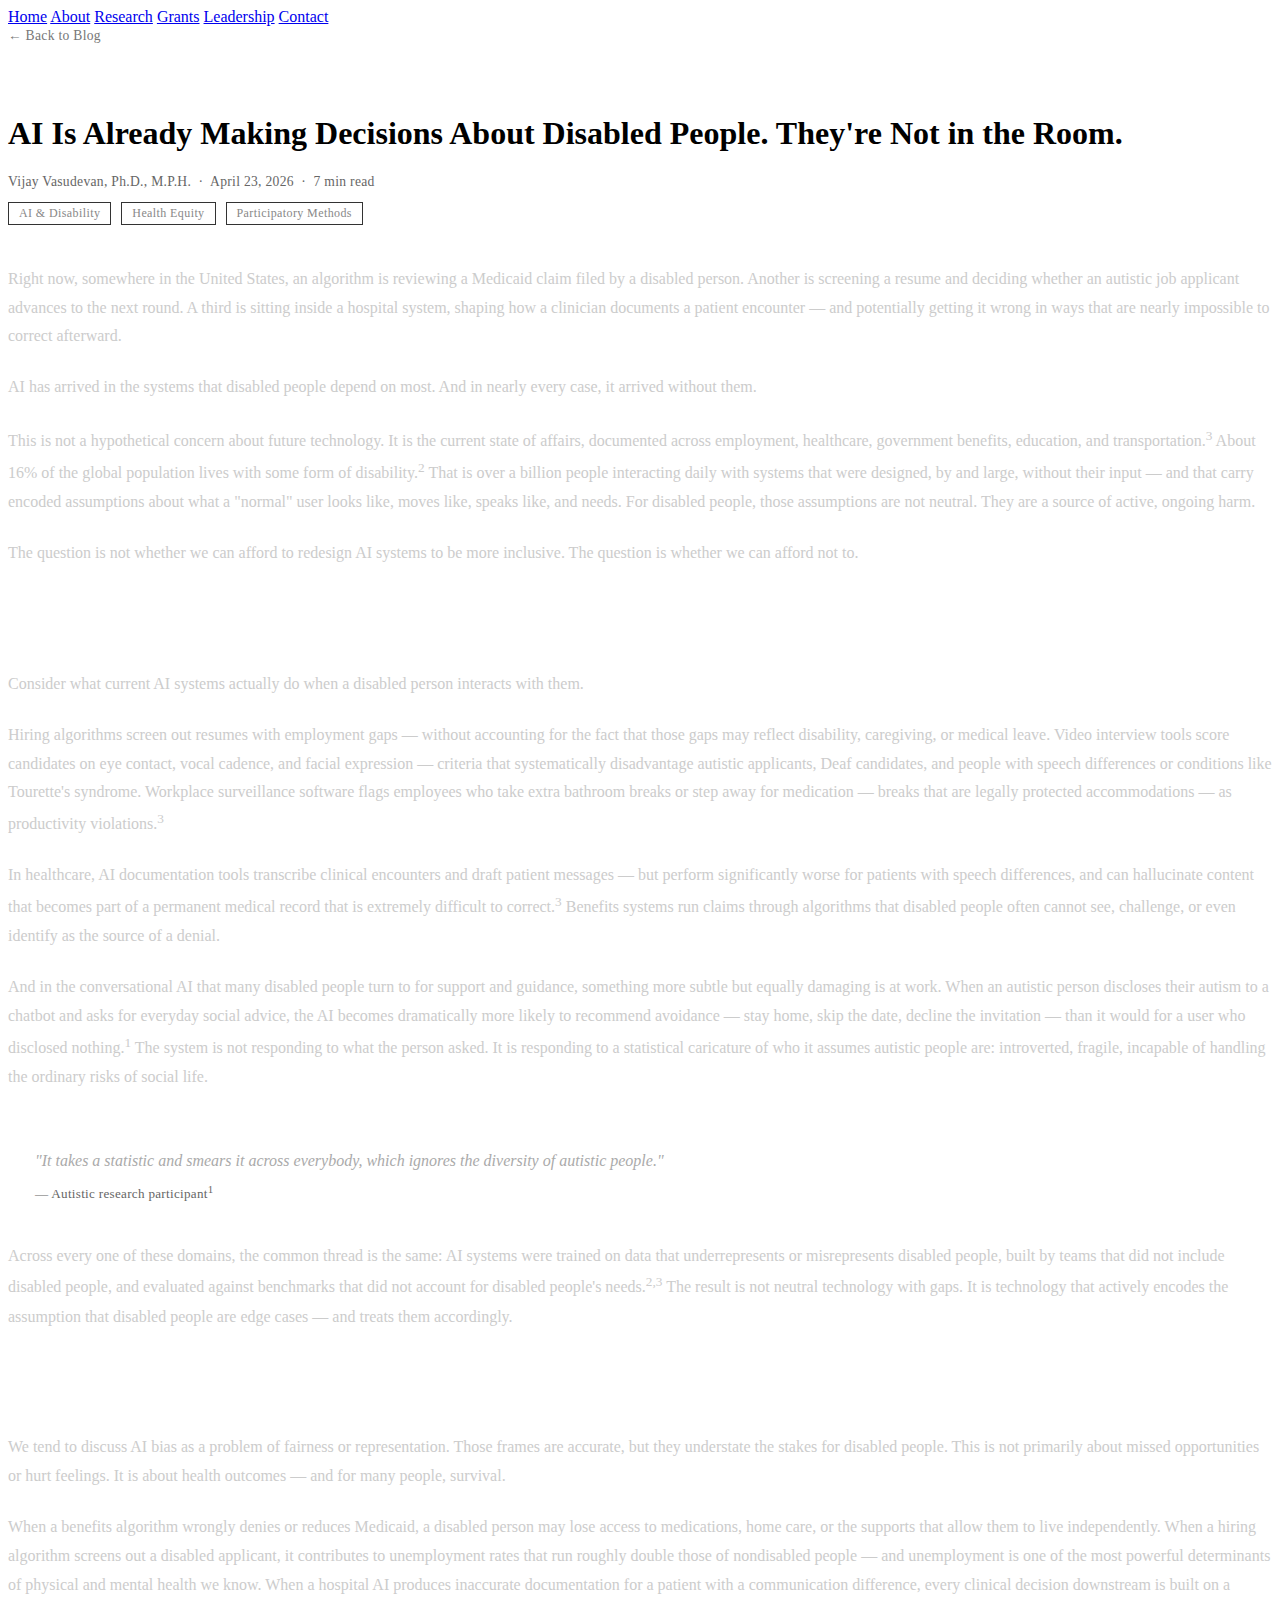
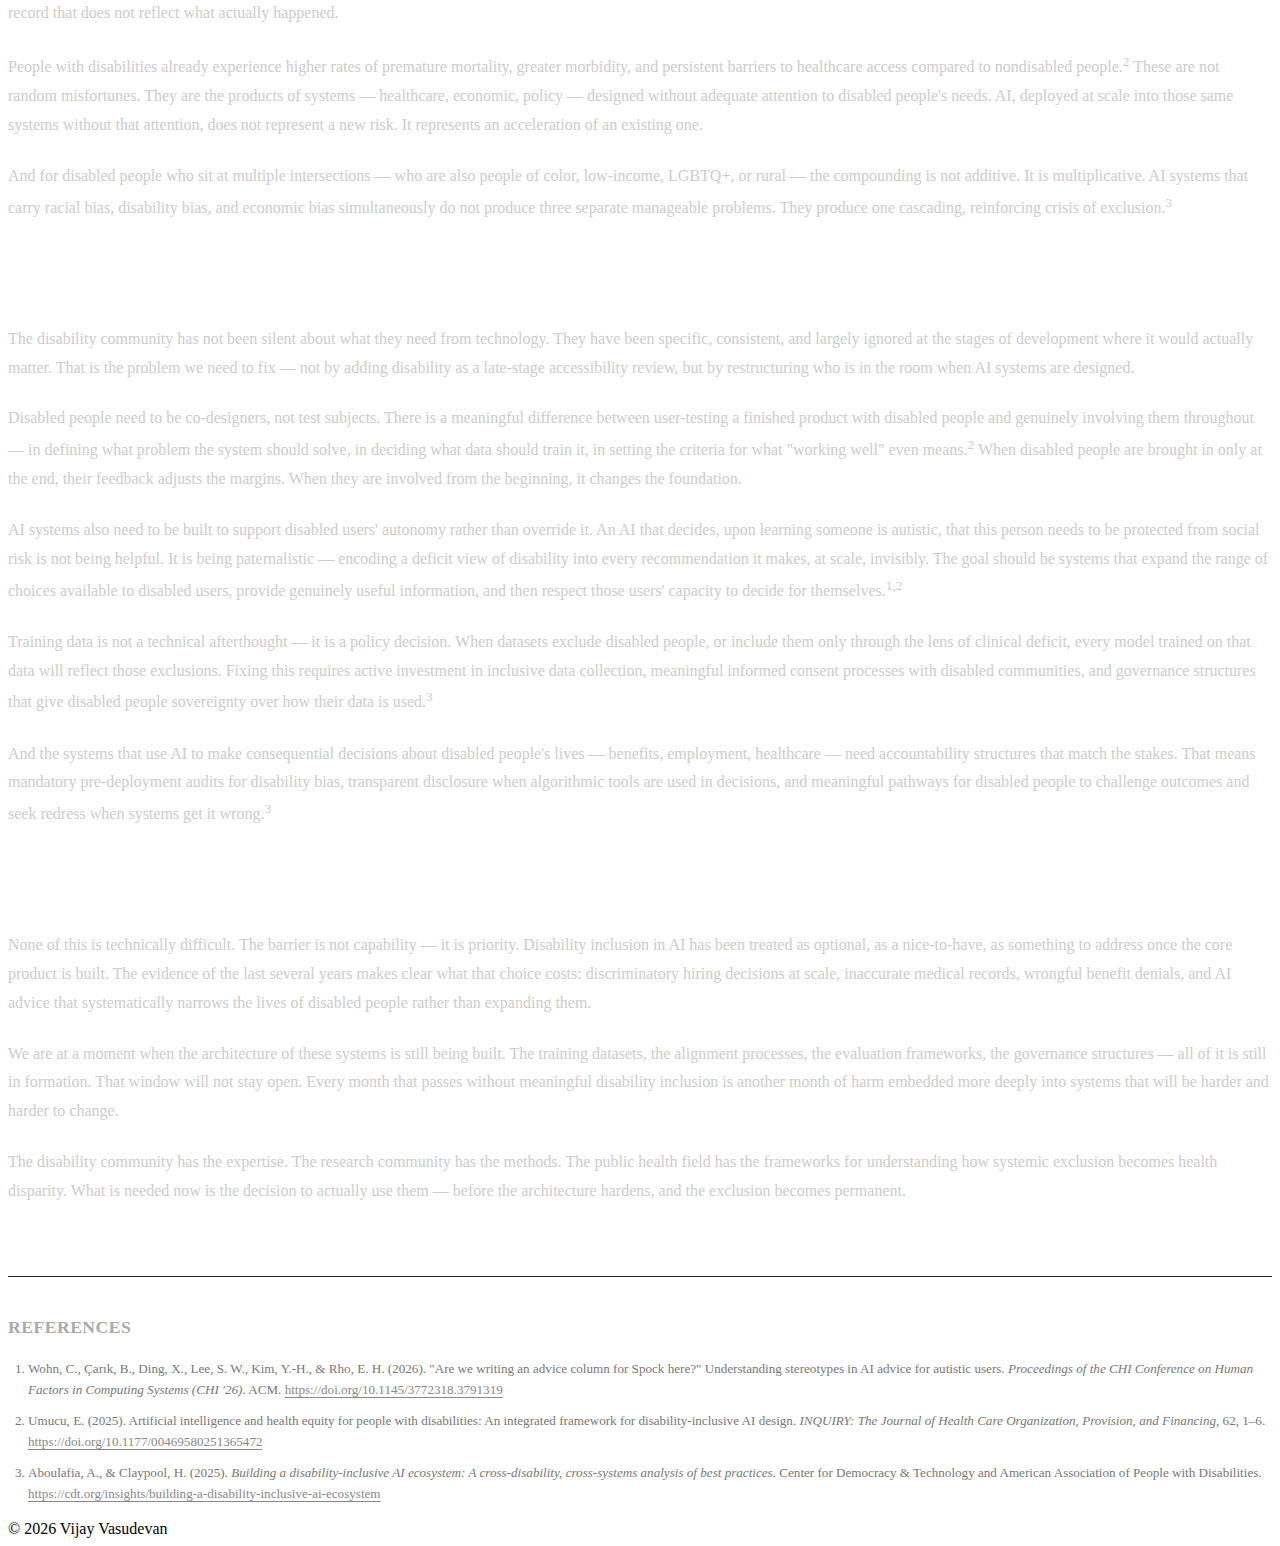
<file: blog/ai-inclusive-design.html>
<!DOCTYPE html>
<html>
<head>
  <meta charset="UTF-8">
  <meta name="viewport" content="width=device-width, initial-scale=1.0">
  <meta name="description" content="AI systems are making high-stakes decisions about disabled people's jobs, healthcare, and benefits — while being built without them. That has to change.">
  <title>AI Is Already Making Decisions About Disabled People. They're Not in the Room. | Vijay Vasudevan</title>
  <link rel="stylesheet" href="../styles.css">
  <style>
    .post-meta {
      color: #666;
      font-size: 0.85rem;
      margin-bottom: 12px;
      letter-spacing: 0.3px;
    }
    .post-tags {
      margin-bottom: 40px;
    }
    .post-tag {
      display: inline-block;
      font-size: 0.75rem;
      padding: 3px 10px;
      border: 1px solid #333;
      color: #888;
      margin-right: 6px;
      letter-spacing: 0.4px;
    }
    .post-body p {
      color: #cccccc;
      margin-bottom: 22px;
      font-size: 1rem;
      line-height: 1.8;
    }
    .post-body h2 {
      margin-top: 60px;
      margin-bottom: 16px;
      font-size: 1.4rem;
      color: #ffffff;
      font-weight: 600;
    }
    blockquote {
      border-left: 3px solid #ffffff;
      margin: 36px 0;
      padding: 4px 0 4px 24px;
    }
    blockquote p {
      color: #aaaaaa !important;
      font-style: italic;
      margin-bottom: 6px !important;
    }
    blockquote cite {
      color: #666;
      font-size: 0.82rem;
      font-style: normal;
      letter-spacing: 0.3px;
    }
    .post-body a {
      color: #ffffff;
      text-decoration: underline;
      text-underline-offset: 3px;
    }
    .post-body a:hover {
      color: #aaaaaa;
    }
    .references {
      margin-top: 70px;
      border-top: 1px solid #222;
      padding-top: 40px;
    }
    .references h2 {
      font-size: 1.1rem !important;
      margin-top: 0 !important;
      margin-bottom: 20px;
      color: #aaaaaa !important;
      letter-spacing: 0.5px;
      text-transform: uppercase;
    }
    .references ol {
      padding-left: 20px;
    }
    .references li {
      color: #777;
      font-size: 0.82rem;
      margin-bottom: 10px;
      line-height: 1.6;
    }
    .references li a {
      color: #888;
    }
    .back-link {
      display: inline-block;
      color: #777;
      font-size: 0.85rem;
      text-decoration: none;
      margin-bottom: 50px;
      letter-spacing: 0.3px;
    }
    .back-link:hover {
      color: #ffffff;
    }
  </style>
</head>

<body>

<nav>
  <a href="/">Home</a>
  <a href="../about.html">About</a>
  <a href="../research.html">Research</a>
  <a href="../grants.html">Grants</a>
  <a href="../leadership.html">Leadership</a>
  <a href="../contact.html">Contact</a>
</nav>

<div class="container">

  <a href="/blog/" class="back-link">← Back to Blog</a>

  <h1>AI Is Already Making Decisions About Disabled People. They're Not in the Room.</h1>

  <div class="post-meta">
    Vijay Vasudevan, Ph.D., M.P.H. &nbsp;·&nbsp;
    <span class="post-meta-date">April 23, 2026</span>
    &nbsp;·&nbsp; 7 min read
  </div>
  <div class="post-tags">
    <span class="post-tag">AI &amp; Disability</span>
    <span class="post-tag">Health Equity</span>
    <span class="post-tag">Participatory Methods</span>
  </div>

  <div class="post-body">

    <p>
      Right now, somewhere in the United States, an algorithm is reviewing a Medicaid claim
      filed by a disabled person. Another is screening a resume and deciding whether an
      autistic job applicant advances to the next round. A third is sitting inside a hospital
      system, shaping how a clinician documents a patient encounter — and potentially getting
      it wrong in ways that are nearly impossible to correct afterward.
    </p>

    <p>
      AI has arrived in the systems that disabled people depend on most. And in nearly every
      case, it arrived without them.
    </p>

    <p>
      This is not a hypothetical concern about future technology. It is the current state of
      affairs, documented across employment, healthcare, government benefits, education, and
      transportation.<sup>3</sup> About 16% of the global population lives with some form of
      disability.<sup>2</sup> That is over a billion people interacting daily with systems
      that were designed, by and large, without their input — and that carry encoded
      assumptions about what a "normal" user looks like, moves like, speaks like, and needs.
      For disabled people, those assumptions are not neutral. They are a source of active,
      ongoing harm.
    </p>

    <p>
      The question is not whether we can afford to redesign AI systems to be more inclusive.
      The question is whether we can afford not to.
    </p>

    <h2>The Algorithm Does Not Know You</h2>

    <p>
      Consider what current AI systems actually do when a disabled person interacts with them.
    </p>

    <p>
      Hiring algorithms screen out resumes with employment gaps — without accounting for the
      fact that those gaps may reflect disability, caregiving, or medical leave. Video
      interview tools score candidates on eye contact, vocal cadence, and facial expression —
      criteria that systematically disadvantage autistic applicants, Deaf candidates, and
      people with speech differences or conditions like Tourette's syndrome. Workplace
      surveillance software flags employees who take extra bathroom breaks or step away for
      medication — breaks that are legally protected accommodations — as productivity
      violations.<sup>3</sup>
    </p>

    <p>
      In healthcare, AI documentation tools transcribe clinical encounters and draft patient
      messages — but perform significantly worse for patients with speech differences, and
      can hallucinate content that becomes part of a permanent medical record that is
      extremely difficult to correct.<sup>3</sup> Benefits systems run claims through
      algorithms that disabled people often cannot see, challenge, or even identify as the
      source of a denial.
    </p>

    <p>
      And in the conversational AI that many disabled people turn to for support and guidance,
      something more subtle but equally damaging is at work. When an autistic person discloses
      their autism to a chatbot and asks for everyday social advice, the AI becomes
      dramatically more likely to recommend avoidance — stay home, skip the date, decline the
      invitation — than it would for a user who disclosed nothing.<sup>1</sup> The system is
      not responding to what the person asked. It is responding to a statistical caricature
      of who it assumes autistic people are: introverted, fragile, incapable of handling the
      ordinary risks of social life.
    </p>

    <blockquote>
      <p>
        "It takes a statistic and smears it across everybody, which ignores the diversity
        of autistic people."
      </p>
      <cite>— Autistic research participant<sup>1</sup></cite>
    </blockquote>

    <p>
      Across every one of these domains, the common thread is the same: AI systems were
      trained on data that underrepresents or misrepresents disabled people, built by teams
      that did not include disabled people, and evaluated against benchmarks that did not
      account for disabled people's needs.<sup>2,3</sup> The result is not neutral technology
      with gaps. It is technology that actively encodes the assumption that disabled people
      are edge cases — and treats them accordingly.
    </p>

    <h2>Why This Is a Public Health Crisis, Not a Design Problem</h2>

    <p>
      We tend to discuss AI bias as a problem of fairness or representation. Those frames
      are accurate, but they understate the stakes for disabled people. This is not primarily
      about missed opportunities or hurt feelings. It is about health outcomes — and for
      many people, survival.
    </p>

    <p>
      When a benefits algorithm wrongly denies or reduces Medicaid, a disabled person may
      lose access to medications, home care, or the supports that allow them to live
      independently. When a hiring algorithm screens out a disabled applicant, it contributes
      to unemployment rates that run roughly double those of nondisabled people — and
      unemployment is one of the most powerful determinants of physical and mental health we
      know. When a hospital AI produces inaccurate documentation for a patient with a
      communication difference, every clinical decision downstream is built on a record that
      does not reflect what actually happened.
    </p>

    <p>
      People with disabilities already experience higher rates of premature mortality, greater
      morbidity, and persistent barriers to healthcare access compared to nondisabled
      people.<sup>2</sup> These are not random misfortunes. They are the products of systems
      — healthcare, economic, policy — designed without adequate attention to disabled
      people's needs. AI, deployed at scale into those same systems without that attention,
      does not represent a new risk. It represents an acceleration of an existing one.
    </p>

    <p>
      And for disabled people who sit at multiple intersections — who are also people of
      color, low-income, LGBTQ+, or rural — the compounding is not additive. It is
      multiplicative. AI systems that carry racial bias, disability bias, and economic bias
      simultaneously do not produce three separate manageable problems. They produce one
      cascading, reinforcing crisis of exclusion.<sup>3</sup>
    </p>

    <h2>What Actually Needs to Change</h2>

    <p>
      The disability community has not been silent about what they need from technology.
      They have been specific, consistent, and largely ignored at the stages of development
      where it would actually matter. That is the problem we need to fix — not by adding
      disability as a late-stage accessibility review, but by restructuring who is in the
      room when AI systems are designed.
    </p>

    <p>
      Disabled people need to be co-designers, not test subjects. There is a meaningful
      difference between user-testing a finished product with disabled people and genuinely
      involving them throughout — in defining what problem the system should solve, in
      deciding what data should train it, in setting the criteria for what "working well"
      even means.<sup>2</sup> When disabled people are brought in only at the end, their
      feedback adjusts the margins. When they are involved from the beginning, it changes
      the foundation.
    </p>

    <p>
      AI systems also need to be built to support disabled users' autonomy rather than
      override it. An AI that decides, upon learning someone is autistic, that this person
      needs to be protected from social risk is not being helpful. It is being paternalistic —
      encoding a deficit view of disability into every recommendation it makes, at scale,
      invisibly. The goal should be systems that expand the range of choices available to
      disabled users, provide genuinely useful information, and then respect those users'
      capacity to decide for themselves.<sup>1,2</sup>
    </p>

    <p>
      Training data is not a technical afterthought — it is a policy decision. When datasets
      exclude disabled people, or include them only through the lens of clinical deficit,
      every model trained on that data will reflect those exclusions. Fixing this requires
      active investment in inclusive data collection, meaningful informed consent processes
      with disabled communities, and governance structures that give disabled people
      sovereignty over how their data is used.<sup>3</sup>
    </p>

    <p>
      And the systems that use AI to make consequential decisions about disabled people's
      lives — benefits, employment, healthcare — need accountability structures that match
      the stakes. That means mandatory pre-deployment audits for disability bias, transparent
      disclosure when algorithmic tools are used in decisions, and meaningful pathways for
      disabled people to challenge outcomes and seek redress when systems get it wrong.<sup>3</sup>
    </p>

    <h2>The Cost of Waiting</h2>

    <p>
      None of this is technically difficult. The barrier is not capability — it is priority.
      Disability inclusion in AI has been treated as optional, as a nice-to-have, as something
      to address once the core product is built. The evidence of the last several years makes
      clear what that choice costs: discriminatory hiring decisions at scale, inaccurate
      medical records, wrongful benefit denials, and AI advice that systematically narrows
      the lives of disabled people rather than expanding them.
    </p>

    <p>
      We are at a moment when the architecture of these systems is still being built. The
      training datasets, the alignment processes, the evaluation frameworks, the governance
      structures — all of it is still in formation. That window will not stay open. Every
      month that passes without meaningful disability inclusion is another month of harm
      embedded more deeply into systems that will be harder and harder to change.
    </p>

    <p>
      The disability community has the expertise. The research community has the methods.
      The public health field has the frameworks for understanding how systemic exclusion
      becomes health disparity. What is needed now is the decision to actually use them —
      before the architecture hardens, and the exclusion becomes permanent.
    </p>

    <div class="references">
      <h2>References</h2>
      <ol>
        <li>
          Wohn, C., Çarık, B., Ding, X., Lee, S. W., Kim, Y.-H., &amp; Rho, E. H. (2026).
          "Are we writing an advice column for Spock here?" Understanding stereotypes in AI
          advice for autistic users. <em>Proceedings of the CHI Conference on Human Factors
          in Computing Systems (CHI '26)</em>. ACM.
          <a href="https://doi.org/10.1145/3772318.3791319" target="_blank">
            https://doi.org/10.1145/3772318.3791319
          </a>
        </li>
        <li>
          Umucu, E. (2025). Artificial intelligence and health equity for people with
          disabilities: An integrated framework for disability-inclusive AI design.
          <em>INQUIRY: The Journal of Health Care Organization, Provision, and Financing</em>,
          62, 1–6.
          <a href="https://doi.org/10.1177/00469580251365472" target="_blank">
            https://doi.org/10.1177/00469580251365472
          </a>
        </li>
        <li>
          Aboulafia, A., &amp; Claypool, H. (2025). <em>Building a disability-inclusive AI
          ecosystem: A cross-disability, cross-systems analysis of best practices.</em>
          Center for Democracy &amp; Technology and American Association of People with
          Disabilities.
          <a href="https://cdt.org/insights/building-a-disability-inclusive-ai-ecosystem-a-cross-disability-cross-systems-analysis-of-best-practices/" target="_blank">
            https://cdt.org/insights/building-a-disability-inclusive-ai-ecosystem
          </a>
        </li>
      </ol>
    </div>

  </div>

</div>

<footer>
  © 2026 Vijay Vasudevan
</footer>

</body>
</html>
</file>
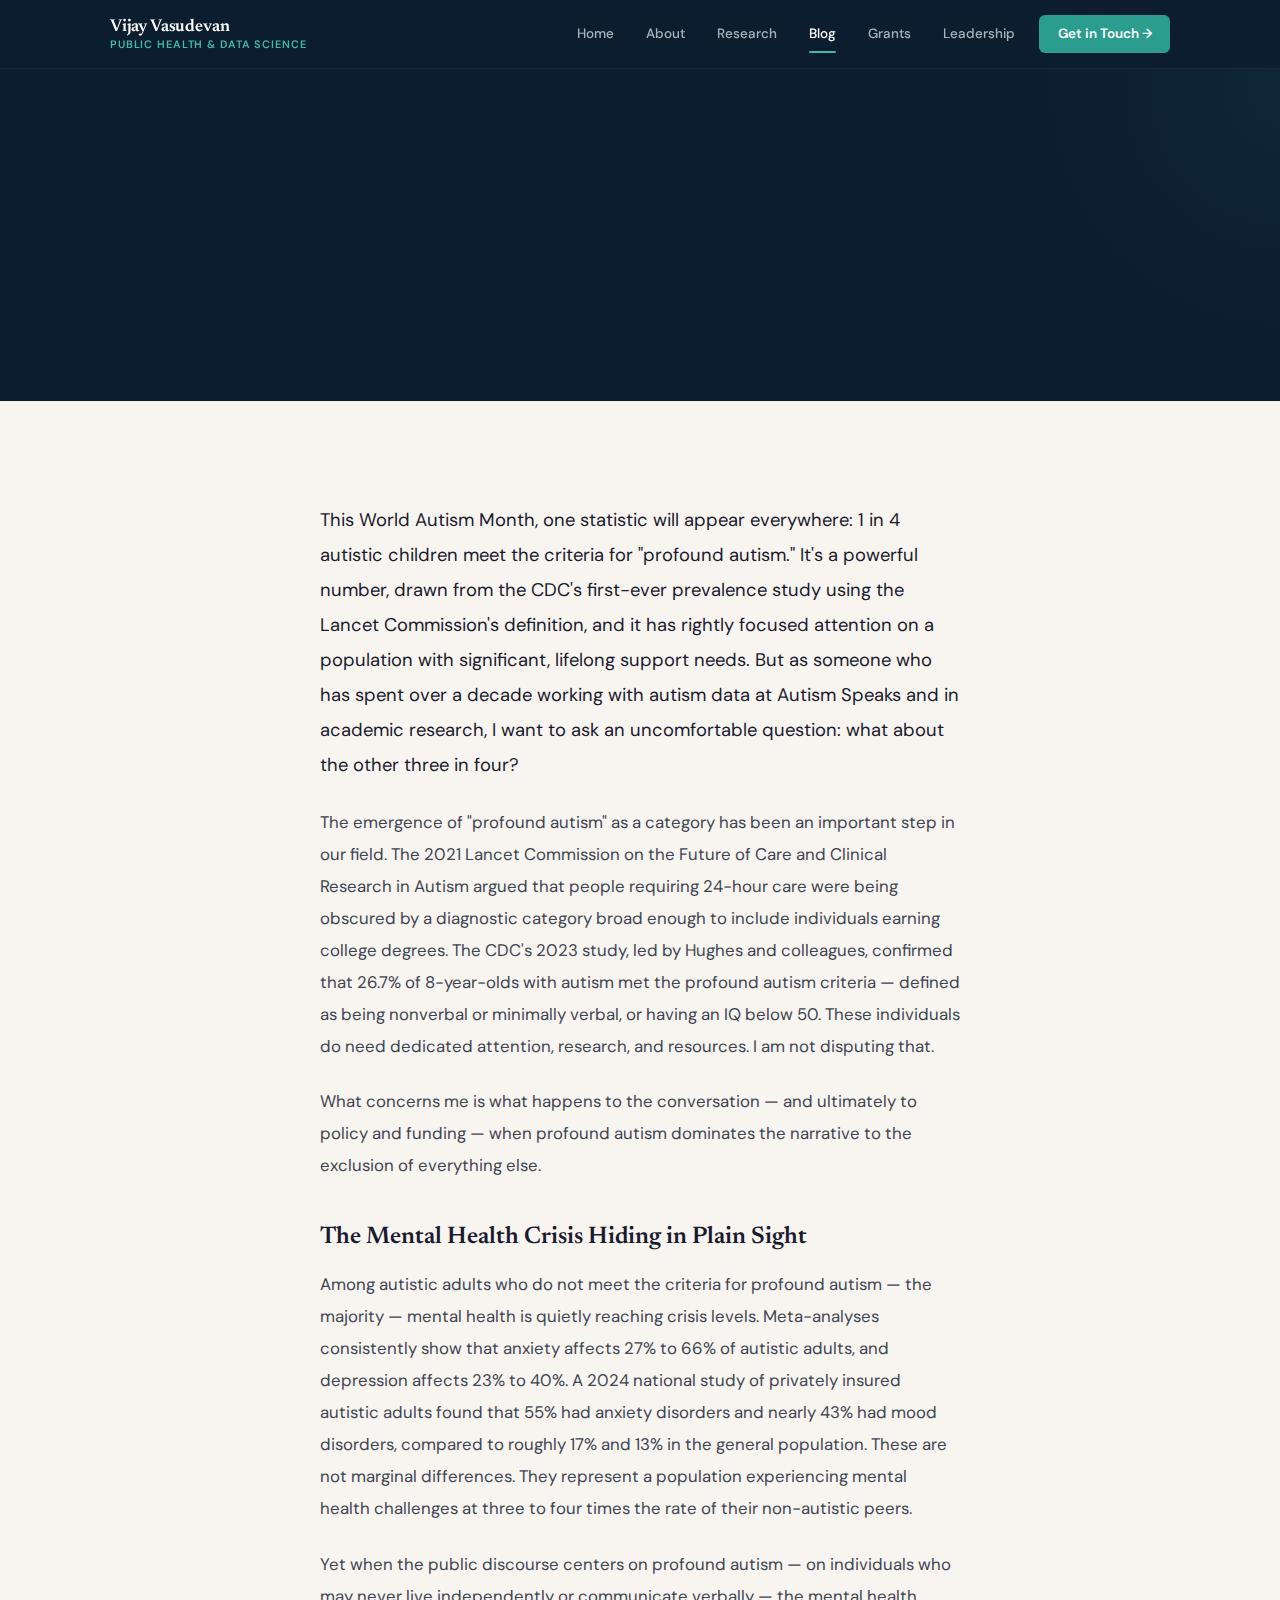
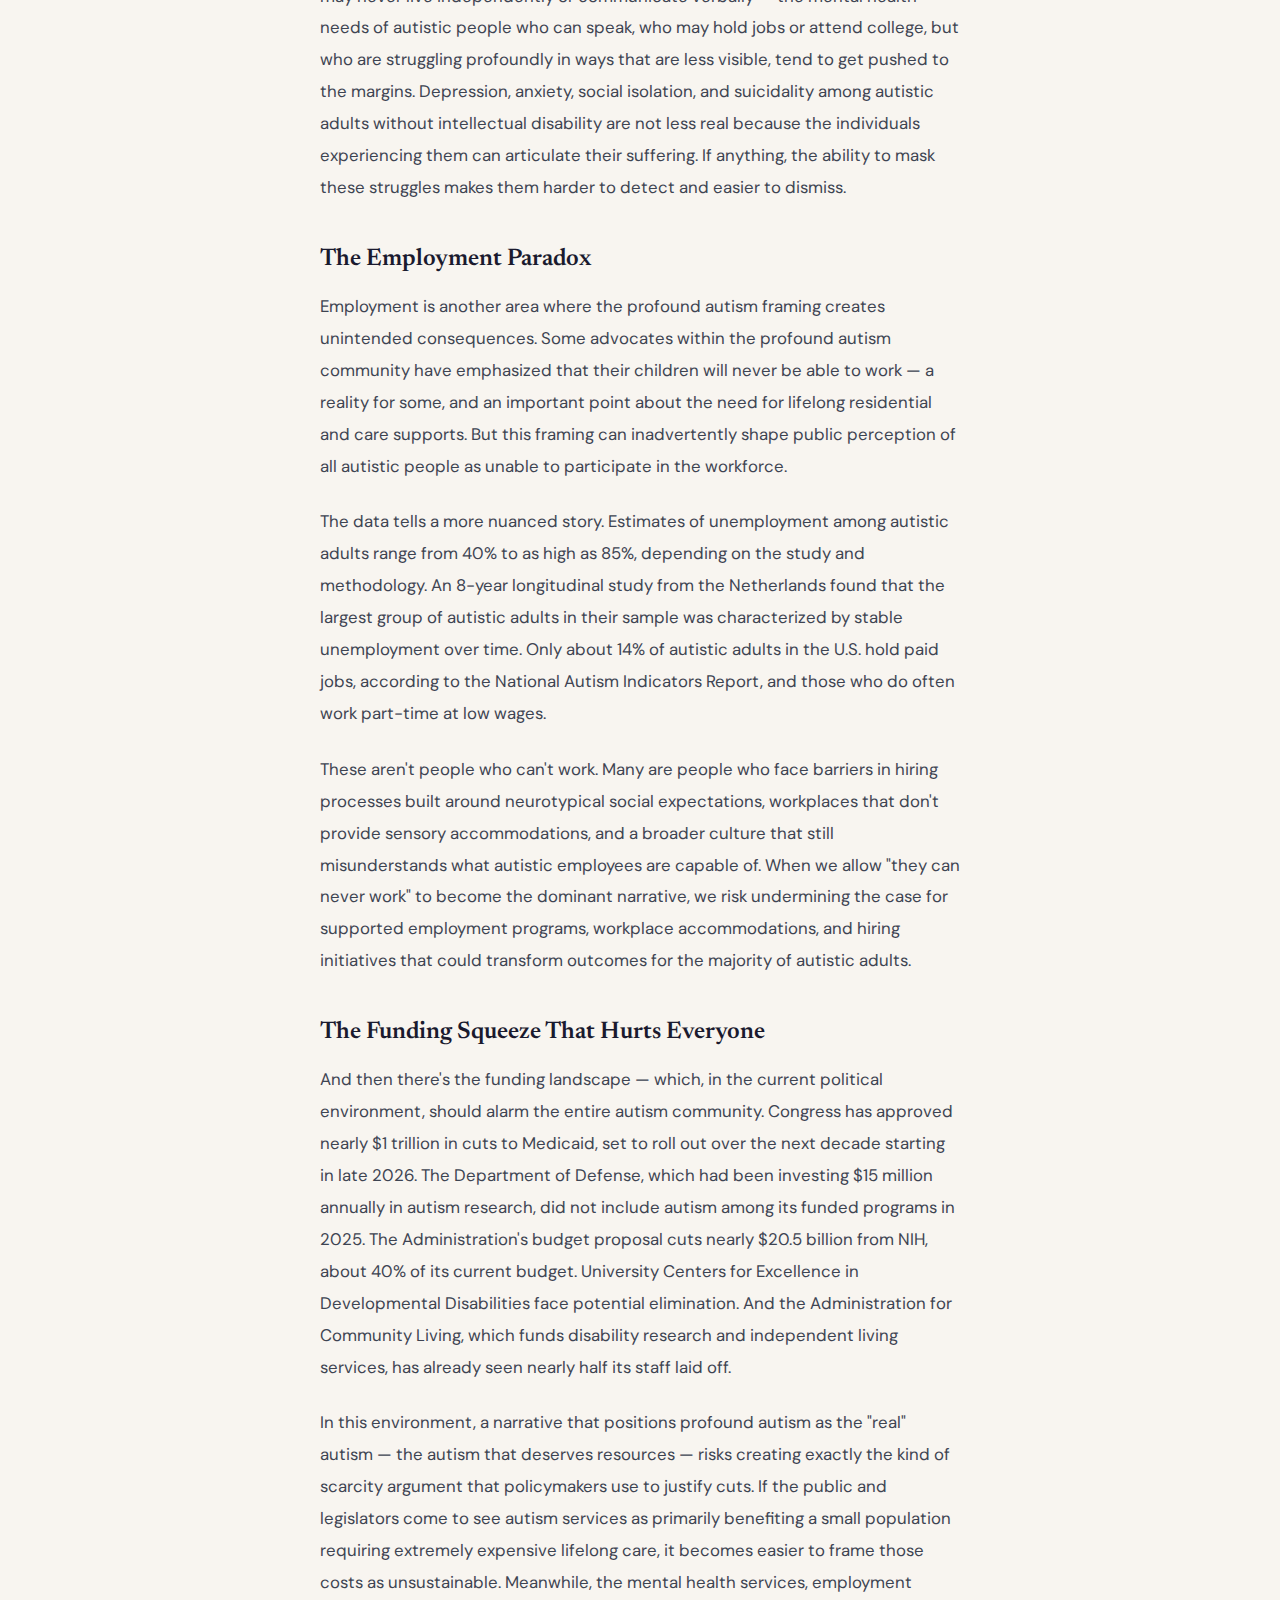
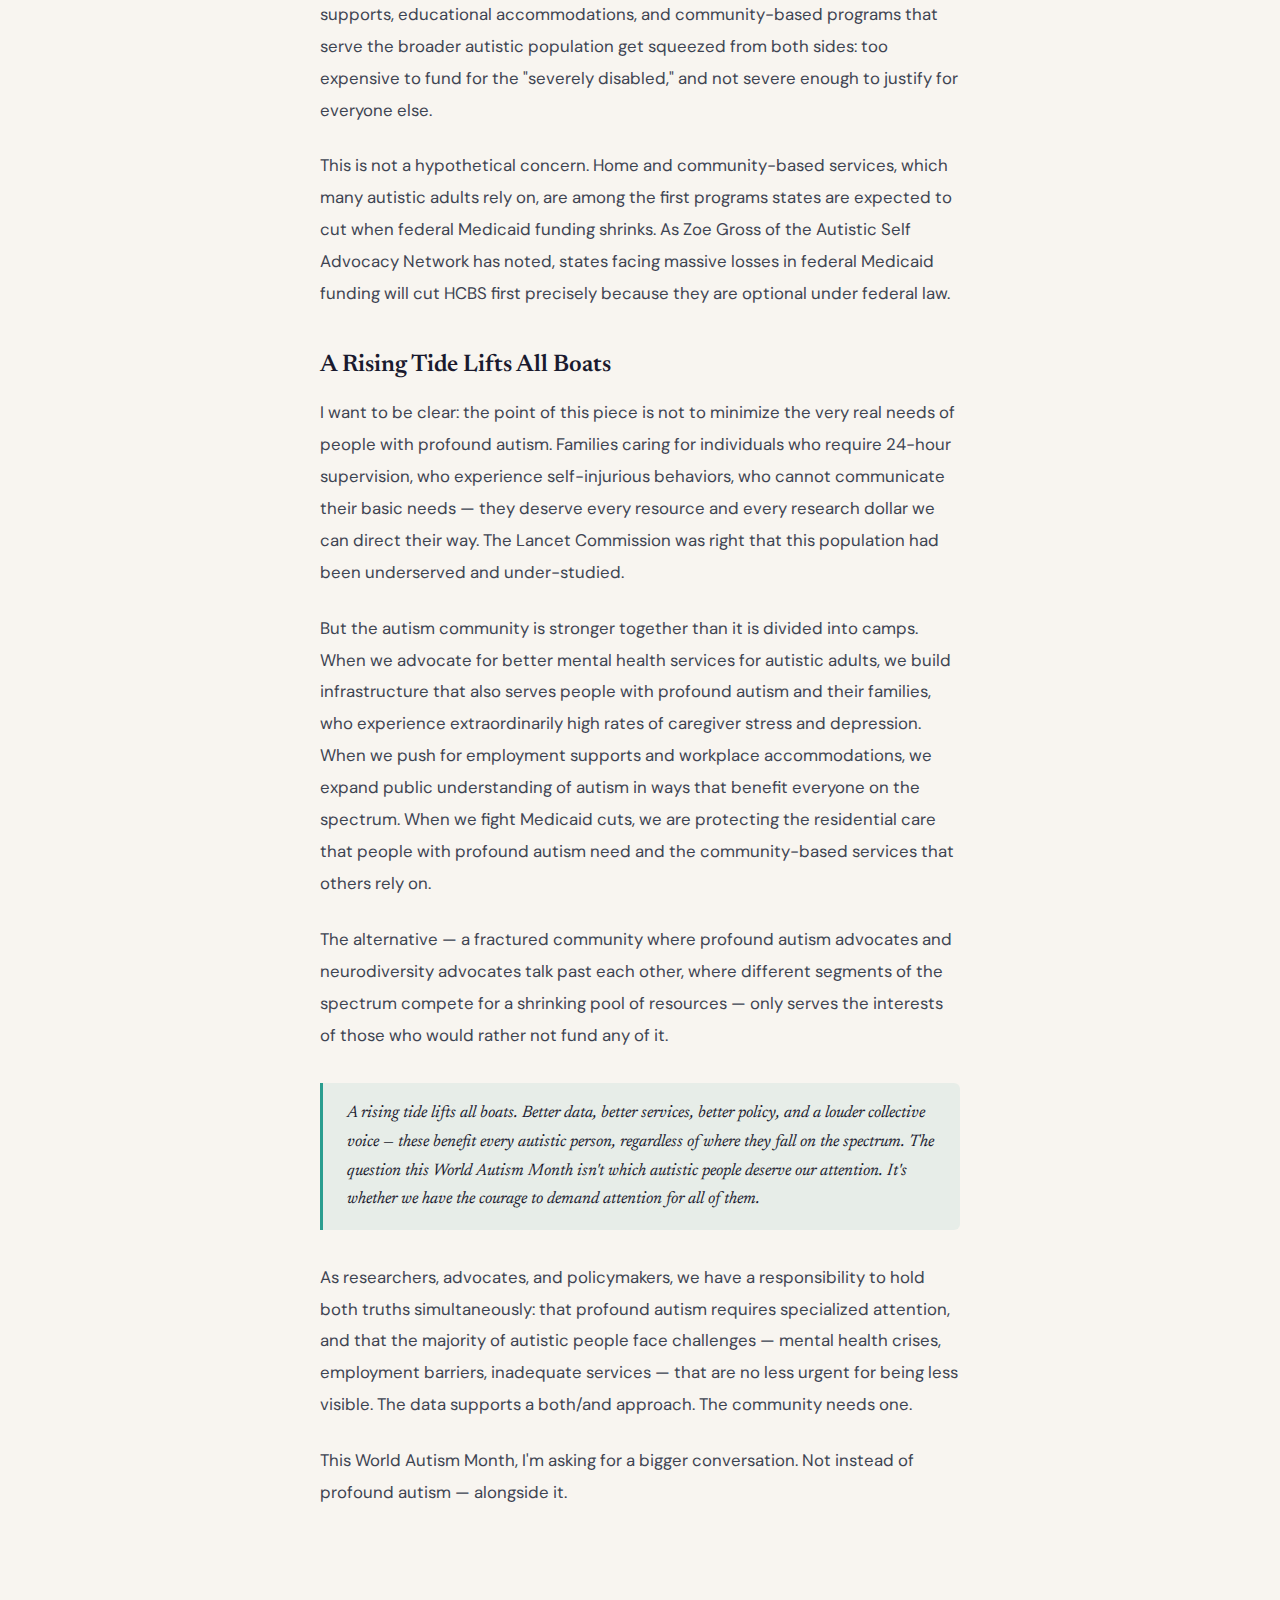
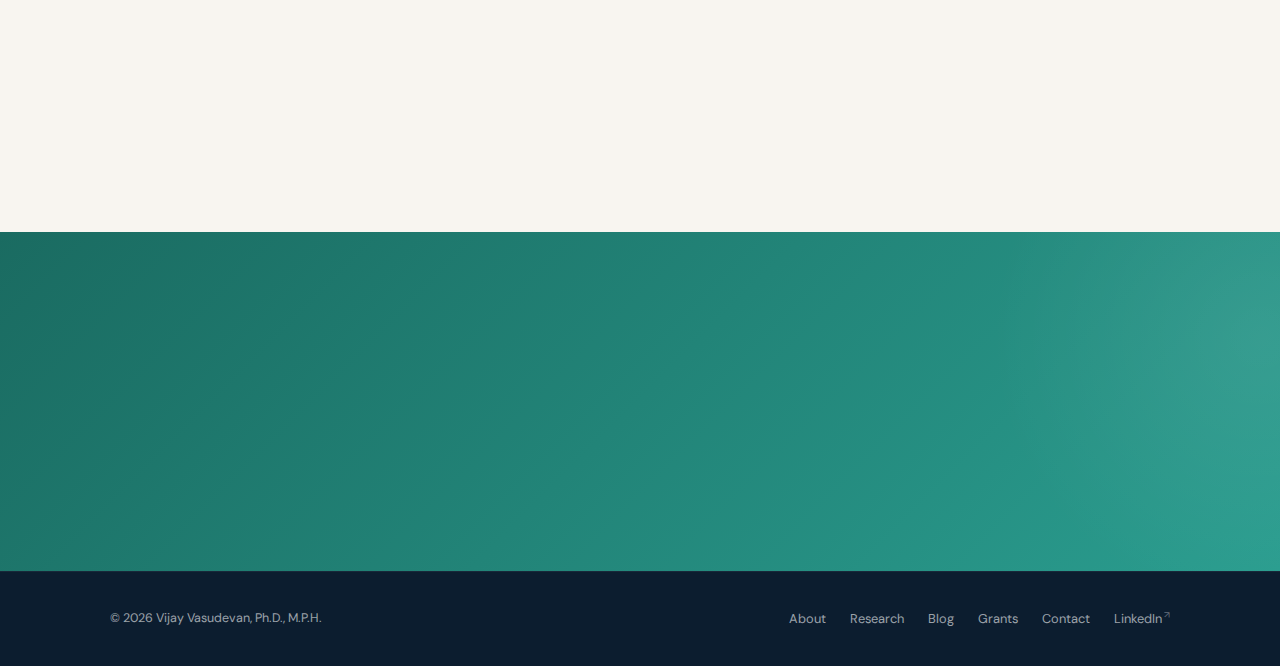
<file: blog/the-other-75-percent.html>
<!DOCTYPE html>
<html lang="en">
<head>
<meta charset="UTF-8">
<meta name="viewport" content="width=device-width, initial-scale=1.0">
<title>The Other 75%: What We're Missing When We Only Talk About Profound Autism | Blog | Vijay Vasudevan</title>
<link rel="preconnect" href="https://fonts.googleapis.com">
<link rel="preconnect" href="https://fonts.gstatic.com" crossorigin>
<link href="https://fonts.googleapis.com/css2?family=Newsreader:ital,opsz,wght@0,6..72,400;0,6..72,500;0,6..72,600;0,6..72,700;1,6..72,400;1,6..72,500&family=DM+Sans:ital,opsz,wght@0,9..40,400;0,9..40,500;0,9..40,600;0,9..40,700;1,9..40,400&display=swap" rel="stylesheet">
<link rel="stylesheet" href="../style.css">
<link rel="stylesheet" href="../blog.css">
</head>
<body>

<a href="#main-content" class="skip-link">Skip to main content</a>

<nav class="site-nav" role="navigation" aria-label="Main">
  <div class="nav-inner">
    <a href="/" class="nav-brand" aria-label="Vijay Vasudevan — Home">
      <span class="nav-brand-name">Vijay Vasudevan</span>
      <span class="nav-brand-sub">Public Health &amp; Data Science</span>
    </a>
    <button class="nav-toggle" aria-label="Toggle menu">
      <span></span><span></span><span></span>
    </button>
    <div class="nav-menu">
      <a href="/">Home</a>
      <a href="../about.html">About</a>
      <a href="../research.html">Research</a>
      <a href="../blog.html" class="active">Blog</a>
      <a href="../grants.html">Grants</a>
      <a href="../leadership.html">Leadership</a>
      <a href="../contact.html" class="nav-cta-link">Get in Touch →</a>
    </div>
  </div>
</nav>

<main id="main-content">

<!-- POST HEADER -->
<header class="post-header">
  <div class="container">
    <div class="post-meta-top">
      <span class="post-tag">Data &amp; Research</span>
      <span class="post-meta-date">April 2, 2026</span>
    </div>
    <h1>The Other 75%: What We're Missing When We Only Talk About Profound Autism</h1>
    <div class="post-meta-bottom">
      <div class="post-author">
        <div class="post-author-avatar">VV</div>
        <span class="post-author-name">Vijay Vasudevan, Ph.D., M.P.H.</span>
      </div>
      <span>9 min read</span>
    </div>
  </div>
</header>

<!-- POST BODY -->
<article class="post-body fade-in">

  <p>This World Autism Month, one statistic will appear everywhere: 1 in 4 autistic children meet the criteria for "profound autism." It's a powerful number, drawn from the CDC's first-ever prevalence study using the Lancet Commission's definition, and it has rightly focused attention on a population with significant, lifelong support needs. But as someone who has spent over a decade working with autism data at Autism Speaks and in academic research, I want to ask an uncomfortable question: what about the other three in four?</p>

  <p>The emergence of "profound autism" as a category has been an important step in our field. The 2021 Lancet Commission on the Future of Care and Clinical Research in Autism argued that people requiring 24-hour care were being obscured by a diagnostic category broad enough to include individuals earning college degrees. The CDC's 2023 study, led by Hughes and colleagues, confirmed that 26.7% of 8-year-olds with autism met the profound autism criteria — defined as being nonverbal or minimally verbal, or having an IQ below 50. These individuals do need dedicated attention, research, and resources. I am not disputing that.</p>

  <p>What concerns me is what happens to the conversation — and ultimately to policy and funding — when profound autism dominates the narrative to the exclusion of everything else.</p>

  <h2>The Mental Health Crisis Hiding in Plain Sight</h2>

  <p>Among autistic adults who do not meet the criteria for profound autism — the majority — mental health is quietly reaching crisis levels. Meta-analyses consistently show that anxiety affects 27% to 66% of autistic adults, and depression affects 23% to 40%. A 2024 national study of privately insured autistic adults found that 55% had anxiety disorders and nearly 43% had mood disorders, compared to roughly 17% and 13% in the general population. These are not marginal differences. They represent a population experiencing mental health challenges at three to four times the rate of their non-autistic peers.</p>

  <p>Yet when the public discourse centers on profound autism — on individuals who may never live independently or communicate verbally — the mental health needs of autistic people who can speak, who may hold jobs or attend college, but who are struggling profoundly in ways that are less visible, tend to get pushed to the margins. Depression, anxiety, social isolation, and suicidality among autistic adults without intellectual disability are not less real because the individuals experiencing them can articulate their suffering. If anything, the ability to mask these struggles makes them harder to detect and easier to dismiss.</p>

  <h2>The Employment Paradox</h2>

  <p>Employment is another area where the profound autism framing creates unintended consequences. Some advocates within the profound autism community have emphasized that their children will never be able to work — a reality for some, and an important point about the need for lifelong residential and care supports. But this framing can inadvertently shape public perception of all autistic people as unable to participate in the workforce.</p>

  <p>The data tells a more nuanced story. Estimates of unemployment among autistic adults range from 40% to as high as 85%, depending on the study and methodology. An 8-year longitudinal study from the Netherlands found that the largest group of autistic adults in their sample was characterized by stable unemployment over time. Only about 14% of autistic adults in the U.S. hold paid jobs, according to the National Autism Indicators Report, and those who do often work part-time at low wages.</p>

  <p>These aren't people who can't work. Many are people who face barriers in hiring processes built around neurotypical social expectations, workplaces that don't provide sensory accommodations, and a broader culture that still misunderstands what autistic employees are capable of. When we allow "they can never work" to become the dominant narrative, we risk undermining the case for supported employment programs, workplace accommodations, and hiring initiatives that could transform outcomes for the majority of autistic adults.</p>

  <h2>The Funding Squeeze That Hurts Everyone</h2>

  <p>And then there's the funding landscape — which, in the current political environment, should alarm the entire autism community. Congress has approved nearly $1 trillion in cuts to Medicaid, set to roll out over the next decade starting in late 2026. The Department of Defense, which had been investing $15 million annually in autism research, did not include autism among its funded programs in 2025. The Administration's budget proposal cuts nearly $20.5 billion from NIH, about 40% of its current budget. University Centers for Excellence in Developmental Disabilities face potential elimination. And the Administration for Community Living, which funds disability research and independent living services, has already seen nearly half its staff laid off.</p>

  <p>In this environment, a narrative that positions profound autism as the "real" autism — the autism that deserves resources — risks creating exactly the kind of scarcity argument that policymakers use to justify cuts. If the public and legislators come to see autism services as primarily benefiting a small population requiring extremely expensive lifelong care, it becomes easier to frame those costs as unsustainable. Meanwhile, the mental health services, employment supports, educational accommodations, and community-based programs that serve the broader autistic population get squeezed from both sides: too expensive to fund for the "severely disabled," and not severe enough to justify for everyone else.</p>

  <p>This is not a hypothetical concern. Home and community-based services, which many autistic adults rely on, are among the first programs states are expected to cut when federal Medicaid funding shrinks. As Zoe Gross of the Autistic Self Advocacy Network has noted, states facing massive losses in federal Medicaid funding will cut HCBS first precisely because they are optional under federal law.</p>

  <h2>A Rising Tide Lifts All Boats</h2>

  <p>I want to be clear: the point of this piece is not to minimize the very real needs of people with profound autism. Families caring for individuals who require 24-hour supervision, who experience self-injurious behaviors, who cannot communicate their basic needs — they deserve every resource and every research dollar we can direct their way. The Lancet Commission was right that this population had been underserved and under-studied.</p>

  <p>But the autism community is stronger together than it is divided into camps. When we advocate for better mental health services for autistic adults, we build infrastructure that also serves people with profound autism and their families, who experience extraordinarily high rates of caregiver stress and depression. When we push for employment supports and workplace accommodations, we expand public understanding of autism in ways that benefit everyone on the spectrum. When we fight Medicaid cuts, we are protecting the residential care that people with profound autism need and the community-based services that others rely on.</p>

  <p>The alternative — a fractured community where profound autism advocates and neurodiversity advocates talk past each other, where different segments of the spectrum compete for a shrinking pool of resources — only serves the interests of those who would rather not fund any of it.</p>

  <blockquote>A rising tide lifts all boats. Better data, better services, better policy, and a louder collective voice — these benefit every autistic person, regardless of where they fall on the spectrum. The question this World Autism Month isn't which autistic people deserve our attention. It's whether we have the courage to demand attention for all of them.</blockquote>

  <p>As researchers, advocates, and policymakers, we have a responsibility to hold both truths simultaneously: that profound autism requires specialized attention, and that the majority of autistic people face challenges — mental health crises, employment barriers, inadequate services — that are no less urgent for being less visible. The data supports a both/and approach. The community needs one.</p>

  <p>This World Autism Month, I'm asking for a bigger conversation. Not instead of profound autism — alongside it.</p>

</article>

<!-- POST FOOTER -->
<div class="post-footer fade-in">
  <div class="post-footer-tags">
    <span class="post-footer-tag">Autism</span>
    <span class="post-footer-tag">Profound Autism</span>
    <span class="post-footer-tag">Mental Health</span>
    <span class="post-footer-tag">Employment</span>
    <span class="post-footer-tag">Health Equity</span>
    <span class="post-footer-tag">Medicaid</span>
    <span class="post-footer-tag">World Autism Month</span>
  </div>
  <div class="post-nav">
    <a href="../blog.html">&larr; Back to all posts</a>
  </div>
</div>

</main>

<!-- CTA -->
<section class="cta-banner">
  <div class="container fade-in">
    <h2>Want to Continue This Conversation?</h2>
    <p>I welcome collaboration, commentary, and respectful disagreement on this topic.</p>
    <a href="../contact.html" class="btn btn-primary">Get in Touch &rarr;</a>
  </div>
</section>

<!-- FOOTER -->
<footer class="site-footer">
  <div class="container">
    <div class="footer-inner">
      <span class="footer-copy">&copy; 2026 Vijay Vasudevan, Ph.D., M.P.H.</span>
      <div class="footer-links">
        <a href="../about.html">About</a>
        <a href="../research.html">Research</a>
        <a href="../blog.html">Blog</a>
        <a href="../grants.html">Grants</a>
        <a href="../contact.html">Contact</a>
        <a href="https://www.linkedin.com/in/vijay-vasudevan-phd/" target="_blank" rel="noopener">LinkedIn</a>
      </div>
    </div>
  </div>
</footer>

<script src="../main.js"></script>
</body>
</html>
</file>
<file: style.css>
/* ═══════════════════════════════════════
   Dr. Vijay Vasudevan — Global Stylesheet
   Editorial-academic aesthetic with
   warm consulting energy
   ═══════════════════════════════════════ */

/* ── Reset ── */
*, *::before, *::after { margin: 0; padding: 0; box-sizing: border-box; }

/* ── Design Tokens ── */
:root {
  --navy: #0c1d2f;
  --navy-mid: #142c42;
  --navy-light: #1a3a56;
  --teal: #2a9d8f;
  --teal-text: #217d72;          /* WCAG AA on white/cream */
  --teal-light: #3dbcad;
  --teal-pale: rgba(42,157,143,0.08);
  --teal-dark: #1a6b61;          /* darkened for AA on white */
  --cream: #f8f5f0;
  --cream-mid: #f1ece4;
  --cream-dark: #e6dfD4;
  --gold: #8f6d1e;               /* darkened from #c5993e for AA */
  --gold-decorative: #c5993e;    /* original gold for borders only */
  --coral: #d9735b;
  --text-primary: #1a1a2e;
  --text-body: #3e4452;
  --text-muted: #5c6372;         /* darkened from #7a8294 for AA */
  --white: #ffffff;
  --border-light: rgba(0,0,0,0.06);
  --border-lighter: rgba(0,0,0,0.03);

  --font-display: 'Newsreader', 'Georgia', serif;
  --font-body: 'DM Sans', 'Segoe UI', sans-serif;

  --max-w: 1140px;
  --nav-h: 68px;
  --section-py: clamp(4rem, 8vw, 6.5rem);
  --page-px: clamp(1.25rem, 4vw, 2.5rem);

  --radius-sm: 6px;
  --radius-md: 10px;
  --radius-lg: 14px;

  --shadow-sm: 0 1px 3px rgba(0,0,0,0.04), 0 1px 2px rgba(0,0,0,0.06);
  --shadow-md: 0 4px 16px rgba(0,0,0,0.06);
  --shadow-lg: 0 12px 40px rgba(0,0,0,0.08);
  --shadow-hero: 0 24px 64px rgba(0,0,0,0.25);
}

/* ── Base ── */
html { scroll-behavior: smooth; }

body {
  font-family: var(--font-body);
  font-size: 16px;
  line-height: 1.72;
  color: var(--text-body);
  background: var(--cream);
  -webkit-font-smoothing: antialiased;
  -moz-osx-font-smoothing: grayscale;
}

img { max-width: 100%; display: block; }
a { color: inherit; text-decoration: none; }
ul, ol { list-style: none; }

.sr-only {
  position: absolute; width: 1px; height: 1px;
  overflow: hidden; clip: rect(0,0,0,0); border: 0;
}

.container {
  max-width: var(--max-w);
  margin: 0 auto;
  padding: 0 var(--page-px);
}

/* ══════════════════════════════
   NAVIGATION
   ══════════════════════════════ */
.site-nav {
  position: fixed; top: 0; left: 0; right: 0;
  z-index: 200;
  background: rgba(12, 29, 47, 0.96);
  backdrop-filter: blur(14px);
  -webkit-backdrop-filter: blur(14px);
  border-bottom: 1px solid rgba(255,255,255,0.05);
  transition: transform 0.35s cubic-bezier(0.4, 0, 0.2, 1);
}

.site-nav.nav-hidden { transform: translateY(-100%); }

.nav-inner {
  max-width: var(--max-w);
  margin: 0 auto;
  padding: 0 var(--page-px);
  display: flex;
  align-items: center;
  justify-content: space-between;
  height: var(--nav-h);
}

/* Brand */
.nav-brand { display: flex; flex-direction: column; line-height: 1.2; }

.nav-brand-name {
  font-family: var(--font-display);
  font-weight: 600;
  font-size: 1.08rem;
  color: var(--white);
  letter-spacing: -0.01em;
}

.nav-brand-sub {
  font-size: 0.68rem;
  font-weight: 600;
  letter-spacing: 0.08em;
  text-transform: uppercase;
  color: var(--teal-light);
}

/* Links */
.nav-menu {
  display: flex;
  align-items: center;
  gap: 0;
}

.nav-menu a {
  position: relative;
  padding: 0.45rem 1rem;
  font-size: 0.84rem;
  font-weight: 500;
  color: rgba(255,255,255,0.65);
  transition: color 0.2s;
}

.nav-menu a::after {
  content: '';
  position: absolute;
  bottom: 0; left: 1rem; right: 1rem;
  height: 2px;
  background: var(--teal-light);
  border-radius: 1px;
  transform: scaleX(0);
  transition: transform 0.25s;
}

.nav-menu a:hover { color: var(--white); }
.nav-menu a:hover::after,
.nav-menu a.active::after { transform: scaleX(1); }
.nav-menu a.active { color: var(--white); }

.nav-cta-link {
  margin-left: 0.5rem;
  padding: 0.45rem 1.15rem !important;
  background: var(--teal);
  border-radius: var(--radius-sm);
  color: var(--white) !important;
  font-weight: 600 !important;
  transition: background 0.2s, transform 0.2s !important;
}

.nav-cta-link::after { display: none !important; }
.nav-cta-link:hover { background: var(--teal-light); transform: translateY(-1px); }

/* Mobile toggle */
.nav-toggle {
  display: none;
  background: none; border: none; cursor: pointer; padding: 0.5rem;
}

.nav-toggle span {
  display: block; width: 22px; height: 2px;
  background: #3dbcad !important; border-radius: 1px;
  margin: 5px 0; transition: 0.3s;
}

/* ══════════════════════════════
   HERO — Home
   ══════════════════════════════ */
.hero {
  padding: calc(var(--nav-h) + clamp(3rem,7vw,5.5rem)) 0 var(--section-py);
  background: var(--navy);
  color: var(--white);
  position: relative;
  overflow: hidden;
}

/* Atmospheric gradients */
.hero::before {
  content: '';
  position: absolute; top: -30%; right: -15%;
  width: 680px; height: 680px;
  background: radial-gradient(circle, rgba(42,157,143,0.1) 0%, transparent 70%);
  pointer-events: none;
}

.hero::after {
  content: '';
  position: absolute; bottom: -25%; left: -8%;
  width: 480px; height: 480px;
  background: radial-gradient(circle, rgba(197,153,62,0.05) 0%, transparent 70%);
  pointer-events: none;
}

.hero-grid {
  display: grid;
  grid-template-columns: auto 1fr;
  gap: clamp(2.5rem, 5vw, 4.5rem);
  align-items: center;
  position: relative; z-index: 1;
}

/* Photo */
.hero-photo-col { position: relative; }

.hero-photo {
  width: clamp(220px, 22vw, 310px);
  aspect-ratio: 3 / 3.7;
  object-fit: cover;
  object-position: center 15%;
  border-radius: var(--radius-lg);
  border: 3px solid rgba(42,157,143,0.25);
  box-shadow: var(--shadow-hero);
}

.hero-photo-badge {
  position: absolute;
  bottom: -10px; left: 50%;
  transform: translateX(-50%);
  white-space: nowrap;
  background: var(--navy-mid);
  border: 1px solid rgba(42,157,143,0.25);
  border-radius: 20px;
  padding: 0.3rem 1rem;
  font-size: 0.72rem;
  font-weight: 600;
  color: var(--teal-light);
  letter-spacing: 0.03em;
}

/* Copy */
.hero-eyebrow {
  font-size: 0.74rem; font-weight: 600;
  letter-spacing: 0.12em; text-transform: uppercase;
  color: var(--teal-light);
  margin-bottom: 0.85rem;
  opacity: 0; animation: riseIn 0.55s 0.15s forwards;
}

.hero h1 {
  font-family: var(--font-display);
  font-size: clamp(2rem, 3.8vw, 3rem);
  font-weight: 700; line-height: 1.15;
  letter-spacing: -0.02em;
  margin-bottom: 1.15rem;
  opacity: 0; animation: riseIn 0.55s 0.28s forwards;
}

.hero-desc {
  font-size: clamp(0.98rem, 1.6vw, 1.1rem);
  color: rgba(255,255,255,0.75);
  line-height: 1.78;
  max-width: 540px;
  margin-bottom: 1.25rem;
  opacity: 0; animation: riseIn 0.55s 0.4s forwards;
}

.hero-personal {
  font-family: var(--font-display);
  font-style: italic;
  font-size: 0.92rem;
  color: rgba(255,255,255,0.48);
  margin-bottom: 1.75rem;
  opacity: 0; animation: riseIn 0.55s 0.5s forwards;
}

/* Credential pills */
.hero-credentials {
  display: flex; flex-wrap: wrap; gap: 0.65rem;
  margin-bottom: 2rem;
  opacity: 0; animation: riseIn 0.55s 0.58s forwards;
}

.cred-pill {
  display: inline-flex; align-items: center; gap: 0.4rem;
  background: rgba(255,255,255,0.06);
  border: 1px solid rgba(255,255,255,0.08);
  border-radius: 20px;
  padding: 0.3rem 0.85rem;
  font-size: 0.76rem;
  color: rgba(255,255,255,0.6);
  letter-spacing: 0.01em;
}

.cred-pill-icon { font-size: 0.85rem; }

/* Buttons */
.hero-actions {
  display: flex; flex-wrap: wrap; gap: 0.85rem;
  opacity: 0; animation: riseIn 0.55s 0.68s forwards;
}

.btn {
  display: inline-flex; align-items: center; gap: 0.45rem;
  padding: 0.72rem 1.6rem;
  border-radius: var(--radius-sm);
  font-family: var(--font-body);
  font-size: 0.88rem; font-weight: 600;
  border: none; cursor: pointer;
  transition: all 0.22s;
  letter-spacing: 0.01em;
}

.btn-primary {
  background: var(--teal); color: var(--white);
}
.btn-primary:hover {
  background: var(--teal-light);
  transform: translateY(-1px);
  box-shadow: 0 6px 20px rgba(42,157,143,0.28);
}

.btn-outline {
  background: transparent;
  color: var(--white);
  border: 1.5px solid rgba(255,255,255,0.22);
}
.btn-outline:hover {
  border-color: rgba(255,255,255,0.45);
  background: rgba(255,255,255,0.04);
}

.btn-outline-dark {
  background: transparent;
  color: var(--teal-dark);
  border: 1.5px solid var(--teal-text);
}
.btn-outline-dark:hover {
  background: var(--teal-pale);
}

/* ══════════════════════════════
   PAGE HERO — Inner Pages
   ══════════════════════════════ */
.page-hero {
  padding: calc(var(--nav-h) + clamp(2.5rem,5vw,4rem)) 0 clamp(2.5rem,5vw,4rem);
  background: var(--navy);
  color: var(--white);
  position: relative;
  overflow: hidden;
}

.page-hero::before {
  content: '';
  position: absolute; top: -40%; right: -20%;
  width: 500px; height: 500px;
  background: radial-gradient(circle, rgba(42,157,143,0.08) 0%, transparent 70%);
  pointer-events: none;
}

.page-hero-eyebrow {
  font-size: 0.72rem; font-weight: 600;
  letter-spacing: 0.12em; text-transform: uppercase;
  color: var(--teal-light);
  margin-bottom: 0.65rem;
  opacity: 0; animation: riseIn 0.5s 0.1s forwards;
}

.page-hero h1 {
  font-family: var(--font-display);
  font-size: clamp(1.8rem, 3.5vw, 2.6rem);
  font-weight: 700; line-height: 1.18;
  letter-spacing: -0.02em;
  margin-bottom: 0.75rem;
  opacity: 0; animation: riseIn 0.5s 0.22s forwards;
}

.page-hero-sub {
  font-size: 1.02rem;
  color: rgba(255,255,255,0.72);
  max-width: 560px;
  line-height: 1.7;
  opacity: 0; animation: riseIn 0.5s 0.34s forwards;
}

/* ══════════════════════════════
   SECTION UTILITIES
   ══════════════════════════════ */
.section { padding: var(--section-py) 0; }
.section--white { background: var(--white); }
.section--cream { background: var(--cream); }
.section--navy { background: var(--navy); color: var(--white); }

.section-label {
  font-size: 0.72rem; font-weight: 600;
  letter-spacing: 0.12em; text-transform: uppercase;
  color: var(--teal-text);
  margin-bottom: 0.6rem;
}

.section--navy .section-label { color: var(--teal-light); }

.section-title {
  font-family: var(--font-display);
  font-size: clamp(1.6rem, 3vw, 2.2rem);
  font-weight: 700; line-height: 1.2;
  letter-spacing: -0.02em;
  color: var(--text-primary);
  margin-bottom: 0.4rem;
}

.section--navy .section-title { color: var(--white); }

.section-subtitle {
  font-size: 0.95rem;
  color: var(--text-muted);
  margin-bottom: 2.5rem;
}

.section--navy .section-subtitle { color: rgba(255,255,255,0.5); }

/* ══════════════════════════════
   CARDS
   ══════════════════════════════ */
.card {
  background: var(--white);
  border: 1px solid var(--border-light);
  border-radius: var(--radius-md);
  padding: 1.5rem 1.75rem;
  transition: transform 0.22s, box-shadow 0.22s;
}

.card:hover {
  transform: translateY(-3px);
  box-shadow: var(--shadow-md);
}

/* dark variant */
.card--dark {
  background: rgba(255,255,255,0.035);
  border-color: rgba(255,255,255,0.07);
}

.card--dark:hover {
  background: rgba(255,255,255,0.06);
  border-color: rgba(42,157,143,0.25);
  box-shadow: 0 8px 32px rgba(0,0,0,0.15);
}

/* ══════════════════════════════
   HOME — About Preview
   ══════════════════════════════ */
.about-preview-grid {
  display: grid;
  grid-template-columns: 1fr 1fr;
  gap: clamp(2rem, 5vw, 4rem);
  align-items: start;
}

.about-text p {
  font-size: 1rem; line-height: 1.8;
  margin-bottom: 1.15rem;
}

.about-text p:first-of-type::first-line {
  font-weight: 600; color: var(--text-primary);
}

.highlight-stack { display: grid; gap: 1rem; }

.highlight-card {
  display: flex; gap: 1rem; align-items: flex-start;
  background: var(--cream);
  border-radius: var(--radius-md);
  padding: 1.15rem 1.35rem;
  border: 1px solid var(--border-lighter);
  transition: transform 0.2s, box-shadow 0.2s;
}

.highlight-card:hover {
  transform: translateY(-2px);
  box-shadow: var(--shadow-sm);
}

.hl-icon {
  width: 40px; height: 40px;
  border-radius: var(--radius-sm);
  background: var(--navy);
  display: flex; align-items: center; justify-content: center;
  font-size: 1.1rem; flex-shrink: 0;
}

.hl-body h4, .hl-body-title {
  font-size: 0.88rem; font-weight: 600;
  color: var(--text-primary); margin-bottom: 0.15rem;
}

.hl-body p {
  font-size: 0.8rem; color: var(--text-muted);
  line-height: 1.5; margin-bottom: 0;
}

/* ══════════════════════════════
   HOME — Services
   ══════════════════════════════ */
.services-grid {
  display: grid;
  grid-template-columns: repeat(auto-fit, minmax(250px, 1fr));
  gap: 1.35rem;
  margin-bottom: 2.5rem;
}

.service-num {
  font-family: var(--font-display);
  font-size: 2.4rem; font-weight: 700;
  color: rgba(42,157,143,0.25);
  line-height: 1; margin-bottom: 0.85rem;
}

.card--dark h3 {
  font-family: var(--font-display);
  font-size: 1.12rem; font-weight: 600;
  color: var(--white); margin-bottom: 0.6rem;
}

.card--dark p {
  font-size: 0.86rem;
  color: rgba(255,255,255,0.55);
  line-height: 1.65; margin-bottom: 0.85rem;
}

.svc-list { display: flex; flex-direction: column; gap: 0.35rem; }

.svc-list li {
  font-size: 0.8rem;
  color: rgba(255,255,255,0.6);
  padding-left: 1rem; position: relative;
}

.svc-list li::before {
  content: '→'; position: absolute; left: 0;
  color: var(--teal-light); font-size: 0.72rem;
}

.services-actions {
  display: flex; flex-wrap: wrap;
  justify-content: center; gap: 0.85rem;
}

/* ══════════════════════════════
   HOME — CTA Banner
   ══════════════════════════════ */
.cta-banner {
  padding: clamp(3rem, 6vw, 4.5rem) 0;
  background: linear-gradient(135deg, var(--teal-dark), var(--teal));
  color: var(--white);
  text-align: center;
  position: relative;
  overflow: hidden;
}

.cta-banner::before {
  content: '';
  position: absolute; top: -50%; right: -20%;
  width: 550px; height: 550px;
  background: radial-gradient(circle, rgba(255,255,255,0.07) 0%, transparent 70%);
  pointer-events: none;
}

.cta-banner h2 {
  font-family: var(--font-display);
  font-size: clamp(1.5rem, 2.8vw, 2rem);
  font-weight: 700; margin-bottom: 0.6rem;
  position: relative;
}

.cta-banner p {
  font-size: 1rem;
  color: rgba(255,255,255,0.78);
  max-width: 560px; margin: 0 auto 1.75rem;
  position: relative;
}

.cta-banner .btn-primary {
  background: var(--white); color: var(--teal-dark);
}
.cta-banner .btn-primary:hover {
  background: var(--cream);
  box-shadow: 0 8px 24px rgba(0,0,0,0.12);
}

/* ══════════════════════════════
   ABOUT PAGE
   ══════════════════════════════ */
.about-body {
  max-width: 720px;
}

.about-body p {
  font-size: 1.02rem; line-height: 1.85;
  margin-bottom: 1.35rem;
}

.about-body p:first-of-type {
  font-size: 1.12rem;
  color: var(--text-primary);
}

/* ══════════════════════════════
   RESEARCH PAGE — Pubs
   ══════════════════════════════ */
.pub-stack { display: grid; gap: 1.25rem; margin-bottom: 2.5rem; }

.pub-card h4 {
  font-family: var(--font-display);
  font-size: 1rem; font-weight: 600;
  color: var(--text-primary);
  line-height: 1.45; margin-bottom: 0.4rem;
}

.pub-authors {
  font-size: 0.84rem;
  color: var(--text-muted);
  margin-bottom: 0.25rem;
}

.pub-journal {
  font-family: var(--font-display);
  font-style: italic;
  font-size: 0.84rem;
  color: var(--teal-dark);
}

.pub-doi {
  display: inline-block; margin-top: 0.45rem;
  font-size: 0.78rem; font-weight: 600;
  color: var(--teal-text);
  transition: color 0.2s;
}

.pub-doi:hover { color: var(--teal-dark); }

.pub-full-link {
  text-align: center;
}

.pub-full-link a {
  display: inline-flex; align-items: center; gap: 0.4rem;
  font-size: 0.9rem; font-weight: 600;
  color: var(--teal-text);
  transition: gap 0.2s;
}

.pub-full-link a:hover { gap: 0.7rem; }

/* ══════════════════════════════
   GRANTS PAGE
   ══════════════════════════════ */
.grants-grid {
  display: grid;
  grid-template-columns: 1fr 1fr;
  gap: 2.5rem;
}

.grants-col-head {
  font-family: var(--font-display);
  font-size: 1.1rem; font-weight: 600;
  color: var(--text-primary);
  margin-bottom: 1.2rem;
  padding-bottom: 0.65rem;
  border-bottom: 2.5px solid var(--teal);
  display: inline-block;
}

.grant-item {
  margin-bottom: 1.5rem;
  padding-left: 1rem;
  border-left: 2px solid var(--cream-dark);
  transition: border-color 0.2s;
}

.grant-item:hover { border-color: var(--teal); }

.grant-item h4 {
  font-size: 0.9rem; font-weight: 600;
  color: var(--text-primary);
  line-height: 1.42; margin-bottom: 0.2rem;
}

.grant-meta {
  font-size: 0.8rem; color: var(--text-muted);
  line-height: 1.5;
}

.grant-amount {
  display: inline-block; margin-top: 0.2rem;
  font-size: 0.8rem; font-weight: 600;
  color: var(--teal-dark);
}

/* ══════════════════════════════
   LEADERSHIP PAGE
   ══════════════════════════════ */
.leadership-grid {
  display: grid;
  grid-template-columns: 1fr 1fr;
  gap: 2.5rem;
}

.lead-col-head {
  font-family: var(--font-display);
  font-size: 1.1rem; font-weight: 600;
  color: var(--text-primary);
  margin-bottom: 1.2rem;
  padding-bottom: 0.65rem;
  border-bottom: 2.5px solid var(--gold-decorative);
  display: inline-block;
}

.lead-item {
  display: flex; gap: 0.7rem; align-items: flex-start;
  margin-bottom: 1.15rem;
}

.lead-dot {
  width: 8px; height: 8px;
  border-radius: 50%;
  background: var(--teal);
  margin-top: 0.52rem; flex-shrink: 0;
}

.lead-item h4 {
  font-size: 0.88rem; font-weight: 600;
  color: var(--text-primary); line-height: 1.4;
}

.lead-item p {
  font-size: 0.82rem;
  color: var(--text-muted); line-height: 1.5;
}

/* ══════════════════════════════
   CONTACT PAGE
   ══════════════════════════════ */
.contact-grid {
  display: grid;
  grid-template-columns: 1fr 1.25fr;
  gap: clamp(2rem, 5vw, 4rem);
  align-items: start;
}

.contact-info h3 {
  font-family: var(--font-display);
  font-size: 1.35rem; font-weight: 600;
  color: var(--text-primary); margin-bottom: 0.85rem;
}

.contact-info > p {
  font-size: 0.95rem;
  color: var(--text-muted);
  line-height: 1.72;
  margin-bottom: 1.5rem;
}

.contact-channels { display: flex; flex-direction: column; gap: 0.7rem; }

.ch-row {
  display: flex; align-items: center; gap: 0.7rem;
  font-size: 0.86rem; color: var(--text-body);
}

.ch-icon {
  width: 34px; height: 34px;
  border-radius: var(--radius-sm);
  background: var(--cream);
  display: flex; align-items: center; justify-content: center;
  font-size: 0.95rem; flex-shrink: 0;
}

.ch-row a { color: var(--teal-text); font-weight: 500; }
.ch-row a:hover { color: var(--teal-dark); }

/* Form */
.contact-form-wrap {
  background: var(--cream);
  border-radius: var(--radius-lg);
  padding: 2rem;
}

.form-row {
  display: grid; grid-template-columns: 1fr 1fr;
  gap: 1rem;
}

.fg { margin-bottom: 1.15rem; }

.fg label {
  display: block;
  font-size: 0.8rem; font-weight: 600;
  color: var(--text-primary);
  margin-bottom: 0.35rem;
}

.fg input,
.fg select,
.fg textarea {
  width: 100%;
  padding: 0.65rem 0.95rem;
  border: 1.5px solid rgba(0,0,0,0.09);
  border-radius: var(--radius-sm);
  font-family: var(--font-body);
  font-size: 0.88rem;
  color: var(--text-primary);
  background: var(--white);
  transition: border-color 0.2s;
}

.fg input:focus,
.fg select:focus,
.fg textarea:focus {
  outline: 2px solid var(--teal);
  outline-offset: 2px;
  border-color: var(--teal);
}

.fg textarea { resize: vertical; min-height: 115px; }

.form-submit {
  width: 100%;
  padding: 0.78rem;
  background: var(--teal); color: var(--white);
  border: none; border-radius: var(--radius-sm);
  font-family: var(--font-body);
  font-size: 0.9rem; font-weight: 600;
  cursor: pointer;
  transition: background 0.2s;
}

.form-submit:hover { background: var(--teal-light); }

/* ══════════════════════════════
   FOOTER
   ══════════════════════════════ */
.site-footer {
  background: var(--navy);
  color: rgba(255,255,255,0.6);
  padding: 2.25rem 0;
  border-top: 1px solid rgba(255,255,255,0.05);
}

.footer-inner {
  display: flex;
  justify-content: space-between;
  align-items: center;
  flex-wrap: wrap;
  gap: 1rem;
}

.footer-copy { font-size: 0.78rem; }

.footer-links {
  display: flex; gap: 1.5rem;
}

.footer-links a {
  font-size: 0.8rem;
  color: rgba(255,255,255,0.6);
  transition: color 0.2s;
}

.footer-links a:hover { color: var(--white); }

/* ══════════════════════════════
   ANIMATIONS
   ══════════════════════════════ */
@keyframes riseIn {
  from { opacity: 0; transform: translateY(18px); }
  to   { opacity: 1; transform: translateY(0); }
}

.fade-in {
  opacity: 0;
  transform: translateY(22px);
  transition: opacity 0.55s ease, transform 0.55s ease;
}

.fade-in.visible {
  opacity: 1;
  transform: translateY(0);
}

/* ══════════════════════════════
   RESPONSIVE
   ══════════════════════════════ */
@media (max-width: 900px) {
  .hero-grid { grid-template-columns: 1fr; text-align: center; }
  .hero-photo-col { display: flex; justify-content: center; order: -1; }
  .hero-photo { width: 220px; }
  .hero-desc { margin-left: auto; margin-right: auto; }
  .hero-credentials { justify-content: center; }
  .hero-actions { justify-content: center; }
  .about-preview-grid { grid-template-columns: 1fr; }
  .grants-grid { grid-template-columns: 1fr; }
  .leadership-grid { grid-template-columns: 1fr; }
  .contact-grid { grid-template-columns: 1fr; }
  .form-row { grid-template-columns: 1fr; }
}

@media (max-width: 700px) {
  .nav-menu {
    display: none;
    position: absolute;
    top: var(--nav-h); left: 0; right: 0;
    background: rgba(12,29,47,0.98);
    flex-direction: column;
    padding: 0.75rem 1rem 1rem;
    border-bottom: 1px solid rgba(255,255,255,0.06);
  }
  .nav-menu.open { display: flex; }
  .nav-menu a { padding: 0.65rem 0.75rem; }
  .nav-menu a::after { display: none; }
  .nav-toggle { display: block; }
  .services-grid { grid-template-columns: 1fr; }
}

/* ══════════════════════════════
   SKIP NAVIGATION
   ══════════════════════════════ */
.skip-link {
  position: absolute;
  top: -100%;
  left: 1rem;
  z-index: 999;
  background: var(--teal);
  color: var(--white);
  padding: 0.6rem 1.2rem;
  border-radius: var(--radius-sm);
  font-size: 0.88rem;
  font-weight: 600;
  transition: top 0.2s;
}

.skip-link:focus {
  top: 0.75rem;
}

/* ══════════════════════════════
   FOCUS INDICATORS
   ══════════════════════════════ */
:focus-visible {
  outline: 2.5px solid var(--teal-light);
  outline-offset: 2px;
  border-radius: 3px;
}

/* High-contrast focus for dark backgrounds */
.site-nav :focus-visible,
.hero :focus-visible,
.section--navy :focus-visible,
.cta-banner :focus-visible {
  outline-color: var(--gold-light);
}

/* Remove outline for mouse clicks but keep for keyboard */
:focus:not(:focus-visible) {
  outline: none;
}

/* ══════════════════════════════
   EXTERNAL LINK INDICATOR
   ══════════════════════════════ */
a[target="_blank"]::after {
  content: " ↗";
  font-size: 0.72em;
  vertical-align: super;
  opacity: 0.6;
}

/* Don't add indicator to buttons/CTAs */
.btn[target="_blank"]::after,
.nav-cta-link[target="_blank"]::after {
  display: none;
}

/* ══════════════════════════════
   REDUCED MOTION
   ══════════════════════════════ */
@media (prefers-reduced-motion: reduce) {
  *, *::before, *::after {
    animation-duration: 0.01ms !important;
    animation-iteration-count: 1 !important;
    transition-duration: 0.01ms !important;
    scroll-behavior: auto !important;
  }

  .fade-in {
    opacity: 1;
    transform: none;
  }

  .hero-eyebrow,
  .hero h1,
  .hero-desc,
  .hero-personal,
  .hero-credentials,
  .hero-actions,
  .page-hero-eyebrow,
  .page-hero h1,
  .page-hero-sub {
    opacity: 1;
    animation: none;
  }
}

/* ══════════════════════════════
   FOCUS-VISIBLE — Keyboard users
   ══════════════════════════════ */
*:focus-visible {
  outline: 2.5px solid var(--teal);
  outline-offset: 3px;
  border-radius: 3px;
}

/* Buttons get a bolder ring */
.btn:focus-visible,
.nav-cta-link:focus-visible,
.form-submit:focus-visible {
  outline: 2.5px solid var(--white);
  outline-offset: 3px;
  box-shadow: 0 0 0 5px var(--teal);
}

/* Dark-background links */
.site-nav a:focus-visible,
.site-footer a:focus-visible,
.hero a:focus-visible,
.section--navy a:focus-visible {
  outline-color: var(--teal-light);
}

/* Remove focus ring for mouse clicks */
*:focus:not(:focus-visible) {
  outline: none;
}

/* ══════════════════════════════
   SKIP-TO-CONTENT LINK
   ══════════════════════════════ */
.skip-link {
  position: absolute;
  top: -100px;
  left: 16px;
  z-index: 999;
  padding: 0.6rem 1.2rem;
  background: var(--teal);
  color: var(--white);
  font-family: var(--font-body);
  font-size: 0.88rem;
  font-weight: 600;
  border-radius: 0 0 var(--radius-sm) var(--radius-sm);
  text-decoration: none;
  transition: top 0.2s ease;
}

.skip-link:focus {
  top: 0;
  outline: 2px solid var(--white);
  outline-offset: 2px;
}

/* ══════════════════════════════
   FORCED COLORS (Windows HC)
   ══════════════════════════════ */
@media (forced-colors: active) {
  .btn,
  .nav-cta-link,
  .form-submit {
    border: 2px solid ButtonText;
  }

  .card,
  .card--dark,
  .highlight-card,
  .contact-form-wrap {
    border: 1px solid CanvasText;
  }

  .lead-dot {
    background: Highlight;
  }

  .hl-icon {
    forced-color-adjust: none;
  }

  .hero-photo {
    border: 2px solid CanvasText;
  }

  .grant-item {
    border-left: 2px solid Highlight;
  }

  .site-nav {
    border-bottom: 1px solid CanvasText;
  }
}

/* ══════════════════════════════
   PREFERS CONTRAST
   ══════════════════════════════ */
@media (prefers-contrast: more) {
  :root {
    --text-muted: #3e4452;
    --border-light: rgba(0,0,0,0.2);
    --border-lighter: rgba(0,0,0,0.15);
  }

  .card,
  .highlight-card {
    border-width: 2px;
  }

  .hero-desc {
    color: rgba(255,255,255,0.9);
  }

  .hero-personal {
    color: rgba(255,255,255,0.7);
  }

  .svc-list li {
    color: rgba(255,255,255,0.8);
  }

  .card--dark p {
    color: rgba(255,255,255,0.75);
  }
}
/*
  ============================================================
  MOBILE NAV FIX  —  drvijayvasudevan.com
  ============================================================
  Add these rules to the bottom of your style.css.
  They override the desktop nav on small screens and wire up
  the hamburger button (nav-toggle) that is already in your HTML.
  ============================================================
*/

/* ── Hide desktop links / show hamburger on mobile ── */
@media (max-width: 768px) {

  /* Prevent the whole page from scrolling sideways */
  html, body {
    max-width: 100%;
    overflow-x: hidden;
  }

  /* Nav container: don't let it grow wider than the viewport */
  .nav-inner {
    width: 100%;
    max-width: 100%;
    padding: 0 1rem;
    position: relative;
  }

  /* Hide the horizontal link row */
  .nav-menu {
    display: none;
    flex-direction: column;
    gap: 0;
    position: absolute;
    top: 100%;          /* drop below the nav bar */
    left: 0;
    right: 0;
    background: #0f2336;
    border-top: 1px solid rgba(255,255,255,0.1);
    padding: 0.5rem 0 1rem;
    z-index: 200;
    box-shadow: 0 8px 24px rgba(0,0,0,0.3);
  }

  /* When the menu is open (JS toggles this class) */
  .nav-menu.open {
    display: flex;
  }

  /* Stack each link full-width */
  .nav-menu a {
    display: block;
    width: 100%;
    padding: 0.75rem 1.5rem;
    border-radius: 0;
    font-size: 0.95rem;
    color: rgba(255,255,255,0.8) !important;
    border-bottom: 1px solid rgba(255,255,255,0.05);
  }
  .nav-menu a:last-child { border-bottom: none; }
  .nav-menu a:hover { background: rgba(255,255,255,0.08) !important; color: #fff !important; }

  /* CTA link in mobile menu */
  .nav-cta-link {
    margin: 0.5rem 1.5rem 0 !important;
    width: calc(100% - 3rem) !important;
    text-align: center;
    border-radius: 6px !important;
    padding: 0.65rem 1rem !important;
  }

  /* Show the hamburger button */
  .nav-toggle {
    display: flex !important;
    flex-direction: column;
    justify-content: center;
    align-items: center;
    gap: 5px;
    width: 40px;
    height: 40px;
    background: none;
    border: none;
    cursor: pointer;
    padding: 6px;
    border-radius: 6px;
    flex-shrink: 0;
  }
  .nav-toggle:hover { background: rgba(42,157,143,0.12); }

  /* The three bars — hardcoded teal so nothing can override */
  .nav-toggle span {
    display: block;
    width: 22px;
    height: 2px;
    background: #3dbcad !important;
    border-radius: 2px;
    transition: transform 0.2s ease, opacity 0.2s ease;
  }

  /* Animate into X when open */
  .nav-toggle.open span:nth-child(1) { transform: translateY(7px) rotate(45deg); }
  .nav-toggle.open span:nth-child(2) { opacity: 0; }
  .nav-toggle.open span:nth-child(3) { transform: translateY(-7px) rotate(-45deg); }

}

/* ── Desktop: make sure toggle is hidden ── */
@media (min-width: 769px) {
  .nav-toggle { display: none !important; }
  .nav-menu   { display: flex !important; }
}

/* ── Footer overflow fix (portrait mobile) ── */
@media (max-width: 768px) {

  /* Constrain the footer container */
  .site-footer .container,
  .footer-inner {
    width: 100%;
    max-width: 100%;
    padding-left: 1rem;
    padding-right: 1rem;
  }

  /* Stack copyright above links instead of side by side */
  .footer-inner {
    flex-direction: column;
    align-items: flex-start;
    gap: 12px;
  }

  /* Wrap footer links onto multiple lines instead of one long row */
  .footer-links {
    display: flex;
    flex-wrap: wrap;
    gap: 6px 16px;
  }

  .footer-links a {
    font-size: 0.82rem;
    white-space: nowrap;
  }

  /* ── General fix: any element wider than the screen ── */
  /* Catches section backgrounds, hero sections, CTA banners etc. */
  .container {
    width: 100%;
    max-width: 100%;
    padding-left: 1.25rem;
    padding-right: 1.25rem;
  }

  /* Prevent any individual element from punching out */
  img, video, iframe, embed, object {
    max-width: 100%;
    height: auto;
  }

  /* CTA / ready-to-work section */
  .cta-section,
  .cta-banner,
  [class*="cta"] {
    width: 100%;
    max-width: 100%;
    overflow: hidden;
  }

  /* Any full-bleed section */
  section, article, header, footer, main {
    max-width: 100%;
    overflow-x: hidden;
  }
}


/* ===== MOBILE FIXES (merged) ===== */

/* FORCE hamburger visibility */
.nav-toggle span {
  display: block !important;
  width: 22px !important;
  height: 3px !important;
  background: #2a9d8f !important;
  border-radius: 2px;
  opacity: 1 !important;
}

/* Slight button visibility */
.nav-toggle {
  border: 1px solid rgba(255,255,255,0.15);
}

/* Ensure fade-in works on mobile */
@media (max-width: 768px) {
  .fade-in {
    opacity: 1 !important;
    transform: none !important;
  }
}
</file>
<file: blog.css>
/* ═══════════════════════════════════════
   Blog styles — listing + post pages
   ═══════════════════════════════════════ */

/* ── Filters ── */
.blog-filters {
  display: flex;
  flex-wrap: wrap;
  gap: 0.5rem;
  margin-bottom: 2.5rem;
}

.filter-btn {
  padding: 0.4rem 1rem;
  border-radius: 20px;
  font-family: var(--font-body);
  font-size: 0.78rem;
  font-weight: 600;
  letter-spacing: 0.02em;
  border: 1.5px solid var(--border-light);
  background: var(--white);
  color: var(--text-muted);
  cursor: pointer;
  transition: all 0.2s;
}

.filter-btn:hover {
  border-color: var(--teal-text);
  color: var(--teal-text);
}

.filter-btn.active {
  background: var(--teal);
  border-color: var(--teal);
  color: var(--white);
}

/* ── Card grid ── */
.blog-grid {
  display: grid;
  gap: 1.75rem;
}

.blog-card {
  background: var(--white);
  border: 1px solid var(--border-light);
  border-radius: var(--radius-md);
  padding: 2rem 2.25rem;
  transition: transform 0.22s, box-shadow 0.22s;
  display: grid;
  grid-template-columns: 1fr auto;
  gap: 1.5rem;
  align-items: start;
}

.blog-card:hover {
  transform: translateY(-3px);
  box-shadow: var(--shadow-md);
}

.blog-card-body { min-width: 0; }

.blog-card-meta {
  display: flex;
  flex-wrap: wrap;
  align-items: center;
  gap: 0.6rem;
  margin-bottom: 0.65rem;
}

/* ── Tags ── */
.blog-tag {
  display: inline-block;
  padding: 0.2rem 0.65rem;
  border-radius: 12px;
  font-size: 0.68rem;
  font-weight: 600;
  letter-spacing: 0.04em;
  text-transform: uppercase;
}

.blog-tag--data {
  background: rgba(42, 157, 143, 0.1);
  color: var(--teal-text);
}

.blog-tag--field {
  background: rgba(143, 109, 30, 0.1);
  color: var(--gold);
}

.blog-tag--guide {
  background: rgba(62, 68, 82, 0.08);
  color: var(--text-body);
}

.blog-date {
  font-size: 0.76rem;
  color: var(--text-muted);
}

.blog-card h3 {
  font-family: var(--font-display);
  font-size: 1.2rem;
  font-weight: 600;
  color: var(--text-primary);
  line-height: 1.35;
  margin-bottom: 0.5rem;
}

.blog-card h3 a { transition: color 0.2s; }
.blog-card h3 a:hover { color: var(--teal-text); }

.blog-excerpt {
  font-size: 0.9rem;
  color: var(--text-body);
  line-height: 1.7;
  margin-bottom: 0.75rem;
}

.blog-read-more {
  display: inline-flex;
  align-items: center;
  gap: 0.35rem;
  font-size: 0.82rem;
  font-weight: 600;
  color: var(--teal-text);
  transition: gap 0.2s;
}

.blog-read-more:hover { gap: 0.6rem; }

.blog-card-aside {
  display: flex;
  flex-direction: column;
  align-items: flex-end;
  gap: 0.35rem;
  padding-top: 0.25rem;
}

.blog-read-time {
  font-size: 0.72rem;
  color: var(--text-muted);
  white-space: nowrap;
}

/* ── Coming soon ── */
.blog-coming-soon {
  text-align: center;
  padding: 3rem 1rem;
  color: var(--text-muted);
  font-size: 0.95rem;
}

.blog-coming-soon p {
  max-width: 480px;
  margin: 0 auto;
  line-height: 1.7;
}

/* ═══════════════════════════════════════
   Individual post page
   ═══════════════════════════════════════ */

.post-header {
  padding: calc(var(--nav-h) + clamp(2.5rem,5vw,4rem)) 0 clamp(1.5rem,3vw,2.5rem);
  background: var(--navy);
  color: var(--white);
  position: relative;
  overflow: hidden;
}

.post-header::before {
  content: '';
  position: absolute; top: -40%; right: -20%;
  width: 500px; height: 500px;
  background: radial-gradient(circle, rgba(42,157,143,0.08) 0%, transparent 70%);
  pointer-events: none;
}

.post-meta-top {
  display: flex;
  flex-wrap: wrap;
  align-items: center;
  gap: 0.75rem;
  margin-bottom: 0.85rem;
  opacity: 0; animation: riseIn 0.5s 0.1s forwards;
}

.post-tag {
  display: inline-block;
  padding: 0.2rem 0.65rem;
  border-radius: 12px;
  font-size: 0.68rem;
  font-weight: 600;
  letter-spacing: 0.04em;
  text-transform: uppercase;
  background: rgba(42, 157, 143, 0.2);
  color: var(--teal-light);
}

.post-meta-date {
  font-size: 0.8rem;
  color: rgba(255,255,255,0.5);
}

.post-header h1 {
  font-family: var(--font-display);
  font-size: clamp(1.7rem, 3.5vw, 2.5rem);
  font-weight: 700;
  line-height: 1.2;
  letter-spacing: -0.02em;
  margin-bottom: 1rem;
  max-width: 740px;
  opacity: 0; animation: riseIn 0.5s 0.22s forwards;
}

.post-meta-bottom {
  display: flex;
  align-items: center;
  gap: 1.5rem;
  font-size: 0.82rem;
  color: rgba(255,255,255,0.5);
  opacity: 0; animation: riseIn 0.5s 0.34s forwards;
}

.post-author {
  display: flex;
  align-items: center;
  gap: 0.5rem;
}

.post-author-avatar {
  width: 32px; height: 32px;
  border-radius: 50%;
  background: var(--teal);
  display: flex; align-items: center; justify-content: center;
  font-size: 0.75rem; font-weight: 700;
  color: var(--white);
}

.post-author-name {
  color: rgba(255,255,255,0.75);
  font-weight: 500;
}

/* ── Article body ── */
.post-body {
  max-width: 720px;
  margin: 0 auto;
  padding: var(--section-py) var(--page-px);
}

.post-body p {
  font-size: 1.05rem;
  line-height: 1.9;
  margin-bottom: 1.5rem;
  color: var(--text-body);
}

.post-body p:first-of-type {
  font-size: 1.15rem;
  color: var(--text-primary);
}

.post-body h2 {
  font-family: var(--font-display);
  font-size: 1.5rem;
  font-weight: 600;
  color: var(--text-primary);
  margin-top: 2.5rem;
  margin-bottom: 1rem;
  line-height: 1.3;
}

.post-body blockquote {
  border-left: 3px solid var(--teal);
  margin: 2rem 0;
  padding: 1rem 1.5rem;
  background: var(--teal-pale);
  border-radius: 0 var(--radius-sm) var(--radius-sm) 0;
  font-family: var(--font-display);
  font-style: italic;
  font-size: 1.05rem;
  color: var(--text-primary);
  line-height: 1.7;
}

/* ── Post footer ── */
.post-footer {
  max-width: 720px;
  margin: 0 auto;
  padding: 0 var(--page-px) 3rem;
  border-top: 1px solid var(--border-light);
  padding-top: 2rem;
}

.post-footer-tags {
  display: flex;
  flex-wrap: wrap;
  gap: 0.5rem;
  margin-bottom: 1.5rem;
}

.post-footer-tag {
  padding: 0.3rem 0.85rem;
  border-radius: 16px;
  font-size: 0.75rem;
  font-weight: 600;
  background: var(--cream-mid);
  color: var(--text-muted);
}

.post-nav {
  display: flex;
  justify-content: space-between;
  gap: 1rem;
}

.post-nav a {
  font-size: 0.85rem;
  font-weight: 600;
  color: var(--teal-text);
  transition: color 0.2s;
}

.post-nav a:hover { color: var(--teal-dark); }

/* ── Responsive ── */
@media (max-width: 700px) {
  .blog-card {
    grid-template-columns: 1fr;
  }
  .blog-card-aside {
    flex-direction: row;
    align-items: center;
  }
}
</file>
<file: styles.css>

</file>
